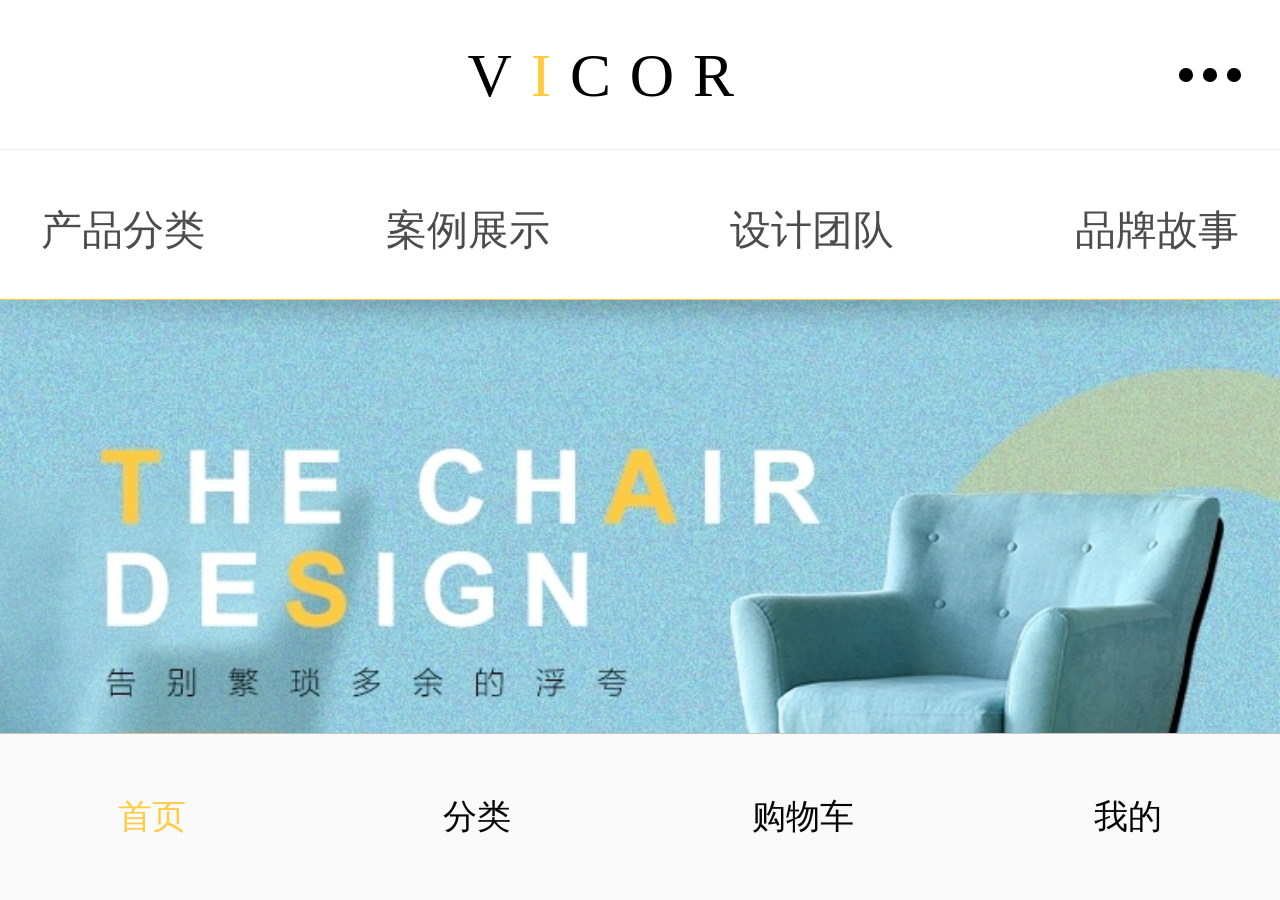
<file: index.html>
<!DOCTYPE html>
<html lang="en" rem="750">

<head>
    <meta charset="UTF-8">
    <meta name="viewport" content="width=device-width, initial-scale=1.0">
    <meta http-equiv="X-UA-Compatible" content="ie=edge">
    <title>首页</title>
    <link rel="stylesheet" href="css/swiper.min.css">
    <link rel="stylesheet" href="css/index.css">
    <link rel="stylesheet" href="css/rem.css">
    <link rel="stylesheet" href="https://at.alicdn.com/t/font_1209019_eo4e9k086mv.css">
</head>

<body>
    <!-- 头部 -->
    <div id="header">
        <div class="hea_w">
            <a href="" class="cuo">
                <i class="iconfont iconcuohao"></i>
            </a>
            <span class="title">V<span>I</span>COR</span>
            <a href="" class="set">
                <span class="itm"></span>
                <span class="itm"></span>
                <span class="itm"></span>
            </a>
        </div>
    </div>
    <!-- 分类 -->
    <div class="fenlei">
        <p class="sorts">产品分类</p>
        <p class="sorts"> 案例展示</p>
        <p class="sorts">设计团队</p>
        <p class="sorts">品牌故事</p>
    </div>
    <div id="roll">
        <div class="rollBox">
            <!-- banner -->
            <div class="banner swiper-container">
                <div class="swiper-wrapper">
                    <img src="img/1、微网站首页_02.jpg" alt="" class="ban swiper-slide">
                    <img src="img/1、微网站首页_02.jpg" alt="" class="ban swiper-slide">
                    <img src="img/1、微网站首页_02.jpg" alt="" class="ban swiper-slide">
                </div>
                <div class="swiper-pagination"></div>
            </div>
            <!-- 新品首发 -->
            <div class="newBox">
                <div class="se"></div>
                <div class="tiao"></div>
                <p class="newen">NEW&nbsp;PRODUCT</p>
                <div class="xinbox">
                    <p class="xin">新品</p>
                    <p class="xin xin1">首发</p>
                </div>
                <div class="di"></div>
            </div>
            <div class="sifen">
                <p class="zhiyi"><span style="font-weight:bold;color:#FECA43;">1</span>/4</p>
            </div>
            <div class="proBox">
                <div class="chang">
                    <a href="details.html">
                        <div class="box1">
                            <img src="img/1、微网站首页_08.jpg" alt="" class="image1">
                            <div class="kuai1"></div>
                            <p class="eng1">VERFO LAB</p>
                            <p class="nei"> 现代简约时尚布艺沙发</p>
                            <div class="pbox">
                                <p class="price1"><span style="font-size:0.26rem;font-weight:bold;">800</span>RMB</p>
                                <a href="" class="gou">
                                    <i class="iconfont iconyuanquanjiahao"></i>
                                    <p>点击购买</p>
                                </a>
                            </div>
                        </div>
                    </a>

                    <div class="box1">
                        <img src="img/1、微网站首页_05.jpg" alt="" class="image1">
                        <div class="kuai1"></div>
                        <p class="eng1">VERFO LAB</p>
                        <p class="nei"> 现代简约时尚布艺沙发</p>
                        <div class="pbox">
                            <p class="price1"><span style="font-size:0.26rem;font-weight:bold;">800</span>RMB</p>
                            <a href="" class="gou">
                                <i class="iconfont iconyuanquanjiahao"></i>
                                <p>点击购买</p>
                            </a>
                        </div>
                    </div>
                    <div class="box1">
                        <img src="img/3、微网站列表_09.png" alt="" class="image1">
                        <div class="kuai1"></div>
                        <p class="eng1">VERFO LAB</p>
                        <p class="nei"> 现代简约时尚布艺沙发</p>
                        <div class="pbox">
                            <p class="price1"><span style="font-size:0.26rem;font-weight:bold;">800</span>RMB</p>
                            <a href="" class="gou">
                                <i class="iconfont iconyuanquanjiahao"></i>
                                <p>点击购买</p>
                            </a>
                        </div>
                    </div>
                    <div style="width:0.24rem;">&nbsp;&nbsp;</div>
                </div>
            </div>
            <!-- 热销产品 -->
            <div class="newBox">
                <div class="se"></div>
                <div class="tiao"></div>
                <p class="newen">HOT&nbsp;PRODUCT</p>
                <div class="xinbox">
                    <p class="xin">热销</p>
                    <p class="xin xin1">产品</p>
                </div>
                <div class="di"></div>
            </div>
            <div class="sofaBox">
                <img src="img/sofa1.png" alt="" class="sofa1">
                <div class="er">
                    <div class="zuo">
                        <p class="con1">舒适棉麻 布艺沙发</p>
                        <p class="con2">告别繁琐多余的浮夸 保留实用主义的本质</p>
                        <p class="con3"><span style="font-size:0.3rem;font-weight:bold;">4450</span> RMB</p>
                        <p class="con4">BUY NOW
                            <i class="iconfont iconjiang-copy"></i>
                        </p>
                    </div>
                    <div class="you">
                        <div class="dian"></div>
                        <div class="dian dian1"></div>
                        <div class="dian dian2"></div>
                    </div>
                </div>
            </div>
            <div class="hang1">
                <div class="nbox">
                    <p class="en">FENDI CASA TUDOR</p>
                    <p class="name">现代简约客厅沙发</p>
                    <div class="botBox">
                        <div class="left">
                            <img src="img/1、微网站首页_20.jpg" alt="" class="tu">
                            <p class="p1"><span style="font-size:0.26rem;font-weight:bold;">520</span> RMB</p>
                            <p class="p2">BUY NOW
                                <i class="iconfont iconjiang-copy" style="color:#FECA43;"></i>
                            </p>
                        </div>
                        <div class="right">
                            <div class="yuan"></div>
                            <div class="yuan yuan1"></div>
                            <div class="yuan yuan2"></div>
                        </div>
                    </div>
                </div>
                <div class="nbox">
                    <p class="en">FENDI CASA TUDOR</p>
                    <p class="name">现代简约客厅沙发</p>
                    <div class="botBox botBox1">
                        <div class="left">
                            <img src="img/1、微网站首页_22.jpg" alt="" class="tu">
                            <p class="p1"><span style="font-size:0.26rem;font-weight:bold;">520</span> RMB</p>
                            <p class="p2">BUY NOW
                                <i class="iconfont iconjiang-copy" style="color:#FECA43;"></i>
                            </p>
                        </div>
                        <div class="right">
                            <div class="yuan"></div>
                            <div class="yuan yuan1"></div>
                            <div class="yuan yuan2"></div>
                        </div>
                    </div>
                </div>
            </div>
            <div class="hang1 hang2">
                <div class="nbox">
                    <p class="en">FENDI CASA TUDOR</p>
                    <p class="name">现代简约客厅沙发</p>
                    <div class="botBox">
                        <div class="left">
                            <img src="img/1、微网站首页_27.jpg" alt="" class="tu">
                            <p class="p1"><span style="font-size:0.26rem;font-weight:bold;">520</span> RMB</p>
                            <p class="p2">BUY NOW
                                <i class="iconfont iconjiang-copy" style="color:#FECA43;"></i>
                            </p>
                        </div>
                        <div class="right">
                            <div class="yuan"></div>
                            <div class="yuan yuan1"></div>
                            <div class="yuan yuan2"></div>
                        </div>
                    </div>
                </div>
                <div class="nbox">
                    <p class="en">FENDI CASA TUDOR</p>
                    <p class="name">现代简约客厅沙发</p>
                    <div class="botBox botBox1">
                        <div class="left">
                            <img src="img/1、微网站首页_29.jpg" alt="" class="tu">
                            <p class="p1"><span style="font-size:0.26rem;font-weight:bold;">520</span> RMB</p>
                            <p class="p2">BUY NOW
                                <i class="iconfont iconjiang-copy" style="color:#FECA43;"></i>
                            </p>
                        </div>
                        <div class="right">
                            <div class="yuan"></div>
                            <div class="yuan yuan1"></div>
                            <div class="yuan yuan2"></div>
                        </div>
                    </div>
                </div>
            </div>
            <div class="more">
                <span></span>
                <p>查看更多</p>
                <span></span>
            </div>

            <!-- 案例展示 -->
            <div class="newBox newBox1">
                <div class="se"></div>
                <div class="tiao"></div>
                <p class="newen">BRAND&nbsp;STORY</p>
                <div class="xinbox">
                    <p class="xin">案例</p>
                    <p class="xin xin1">展示</p>
                </div>
                <div class="di"></div>
            </div>
            <div class="anBox">
                <img src="img/1、微网站首页_33.jpg" alt="" class="tu2">
                <p class="an1">About the chair designer.</p>
                <p class="an2">透气性与柔和感并存，<br>
                    像三月的威风，也像五月的阳光，像恋人的热吻，<br>
                    也像傍晚归时的路灯。<br>
                    棉麻的柔软触感，让不大的客厅更加具有安全感，陷阱沙发<br>
                    的温柔里，追剧的日子变得幸福异常。
                </p>
                <a href="" class="learn">
                    <button>了解更多</button>
                </a>
            </div>
            <!-- 品牌故事 -->
            <div class="newBox newBox2">
                <div class="se"></div>
                <div class="tiao"></div>
                <p class="newen">COMMODITY&nbsp;DETAILS</p>
                <div class="xinbox">
                    <p class="xin">品牌</p>
                    <p class="xin xin1">故事</p>
                </div>
                <div class="di"></div>
            </div>
            <img src="img/1、微网站首页_36.png" alt="" class="bigImg">




            <div style="width:7.5rem;height:0.98rem;"></div>
            <!-- tab -->

        </div>
    </div>
    <div class="footer">
        <div class="box">
            <a href="">
                <i class="iconfont iconyizi" style="color:#FFCB3F;"></i>
                <span class="text" style="color:#FFCB3F;">首页</span>
            </a>
        </div>
        <div class="box">
            <a href="sort.html">
                <i class="iconfont iconicon--"></i>
                <span class="text">分类</span>
            </a>
        </div>
        <div class="box">
            <a href="shopcar.html">
                <i class="iconfont icongouwuche"></i>
                <span class="text">购物车</span>
            </a>
        </div>
        <div class="box">
            <a href="mine.html">
                <i class="iconfont iconwode"></i>
                <span class="text">我的</span>
            </a>
        </div>
    </div>

</body>
<script src="js/jquery-3.4.1.min.js"></script>
<script src="js/swiper.min.js"></script>
<script src="js/iscroll-probe.js"></script>
<script src="js/index.js"></script>

</html>
</file>
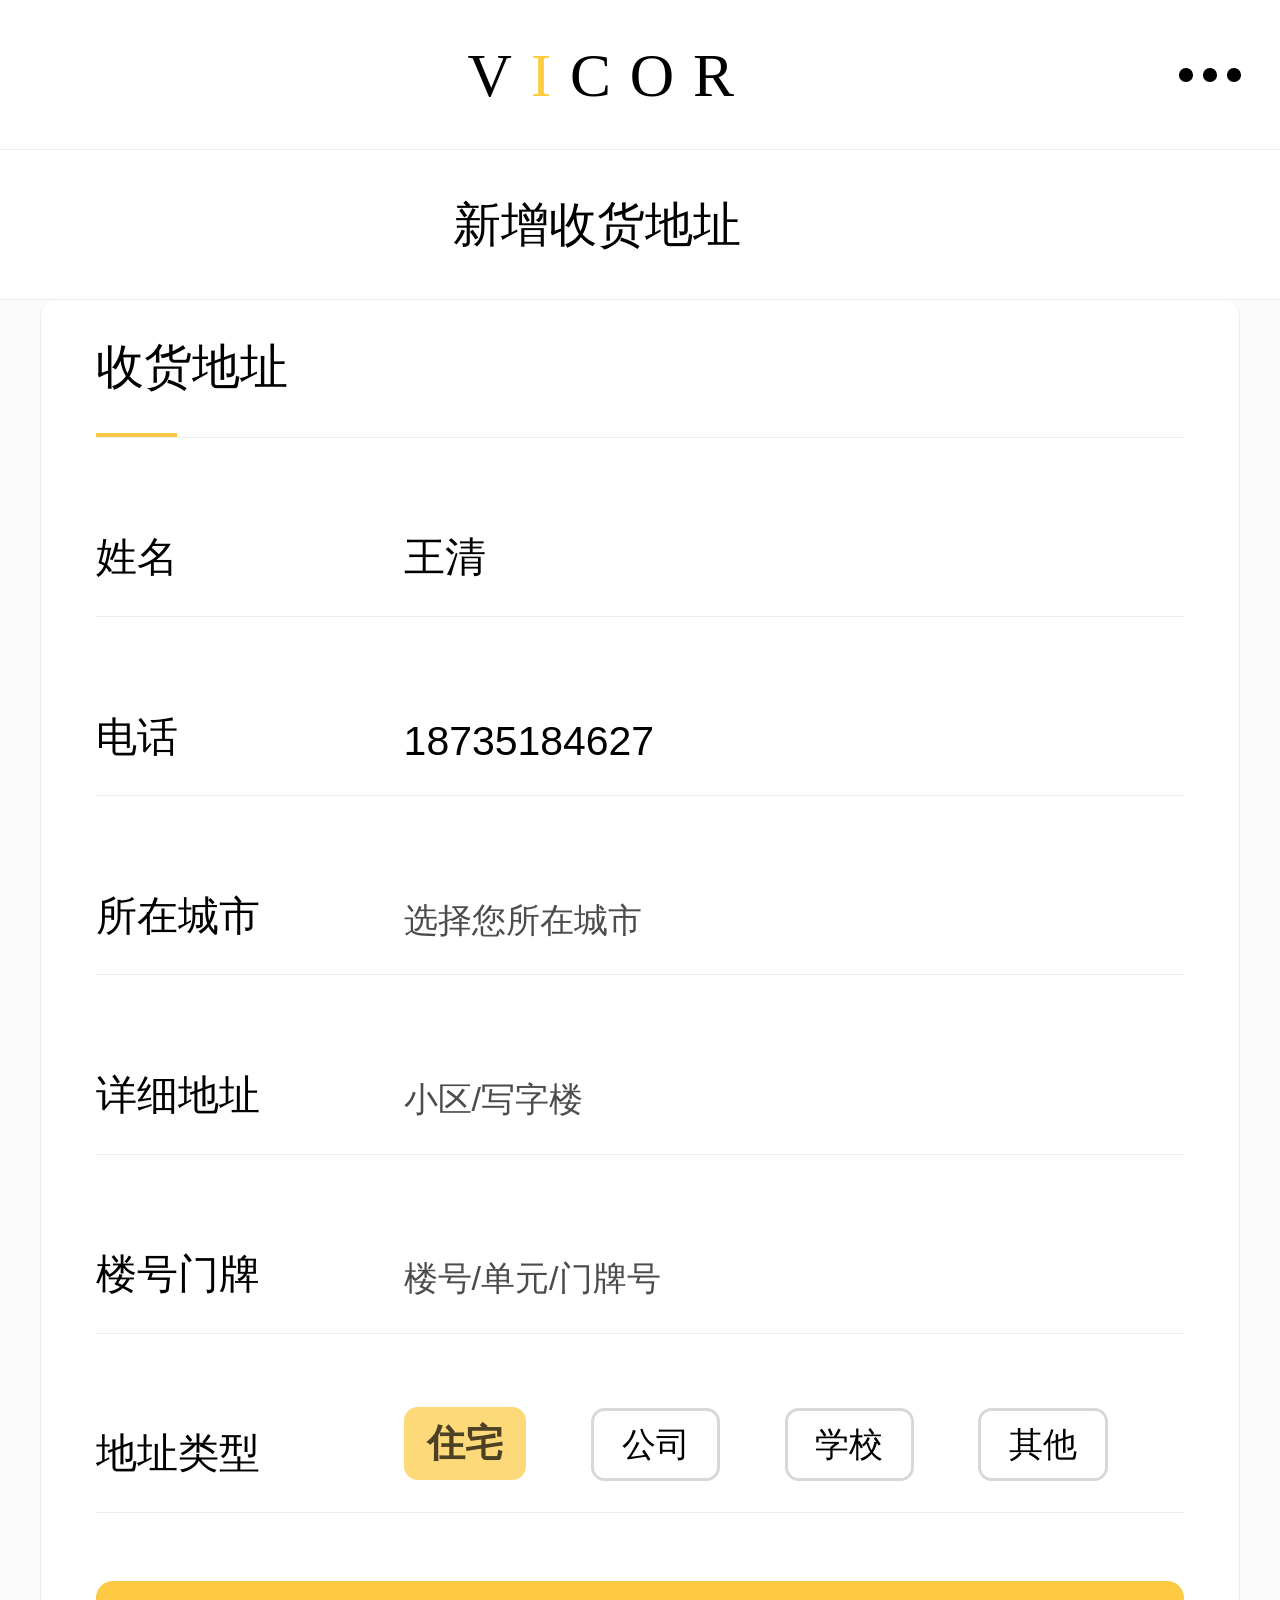
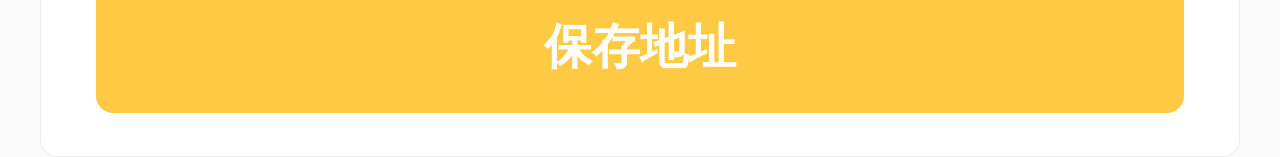
<file: addressAdd.html>
<!DOCTYPE html>
<html lang="en" rem="750">
<head>
    <meta charset="UTF-8">
    <meta name="viewport" content="width=device-width, initial-scale=1.0">
    <meta http-equiv="X-UA-Compatible" content="ie=edge">
    <title>新增地址</title>
    <link rel="stylesheet" href="css/addressAdd.css">
    <link rel="stylesheet" href="css/rem.css">
    <link rel="stylesheet" href="https://at.alicdn.com/t/font_1209019_eo4e9k086mv.css">
</head>
<body>
    <!-- 头部 -->
    <div id="header">
        <div class="hea_w">
            <a href="index.html" class="cuo">
                <i class="iconfont iconcuohao"></i>
            </a>
            <span class="title">V<span>I</span>COR</span>
            <a href="" class="set">
                <span class="itm"></span>
                <span class="itm"></span>
                <span class="itm"></span>
            </a>
        </div>
    </div>
    <!-- 标题 -->
    <div class="titleBox">
        <a href="addressGet.html" class="zuo"><i class="iconfont iconzuo"></i></a>
        <p>新增收货地址</p>
        <div class="kong">&nbsp;</div>
    </div>
    <div class="bigBox">
        <div class="addr">
            <p class="shou">收货地址</p>
            <span></span>
        </div>
        <div class="name">
            <p class="xing">姓名</p>
            <p class="ming">王清</p>
        </div>
        <div class="name">
            <p class="xing">电话</p>
            <p class="ming">18735184627</p>
        </div>
        <div class="name">
            <p class="xing">所在城市</p>
            <p class="ming city">选择您所在城市</p>
            <i class="iconfont iconup"></i>
        </div>
        <div class="name">
            <p class="xing">详细地址</p>
            <p class="ming city">小区/写字楼</p>
        </div>
        <div class="name">
            <p class="xing">楼号门牌</p>
            <p class="ming city">楼号/单元/门牌号</p>
        </div>
        <div class="name">
            <p class="xing">地址类型</p>
            <div class="xuan">
                <button class="btn1">住宅</button>
                <button class="btn2">公司</button>
                <button class="btn2">学校</button>
                <button class="btn2" style="margin:0;">其他</button>
            </div>
        </div>
        <a href="addressGet.html" class="baocun">
            <button class="save">保存地址</button>
        </a> 
    </div>  
</body>
</html>
</file>
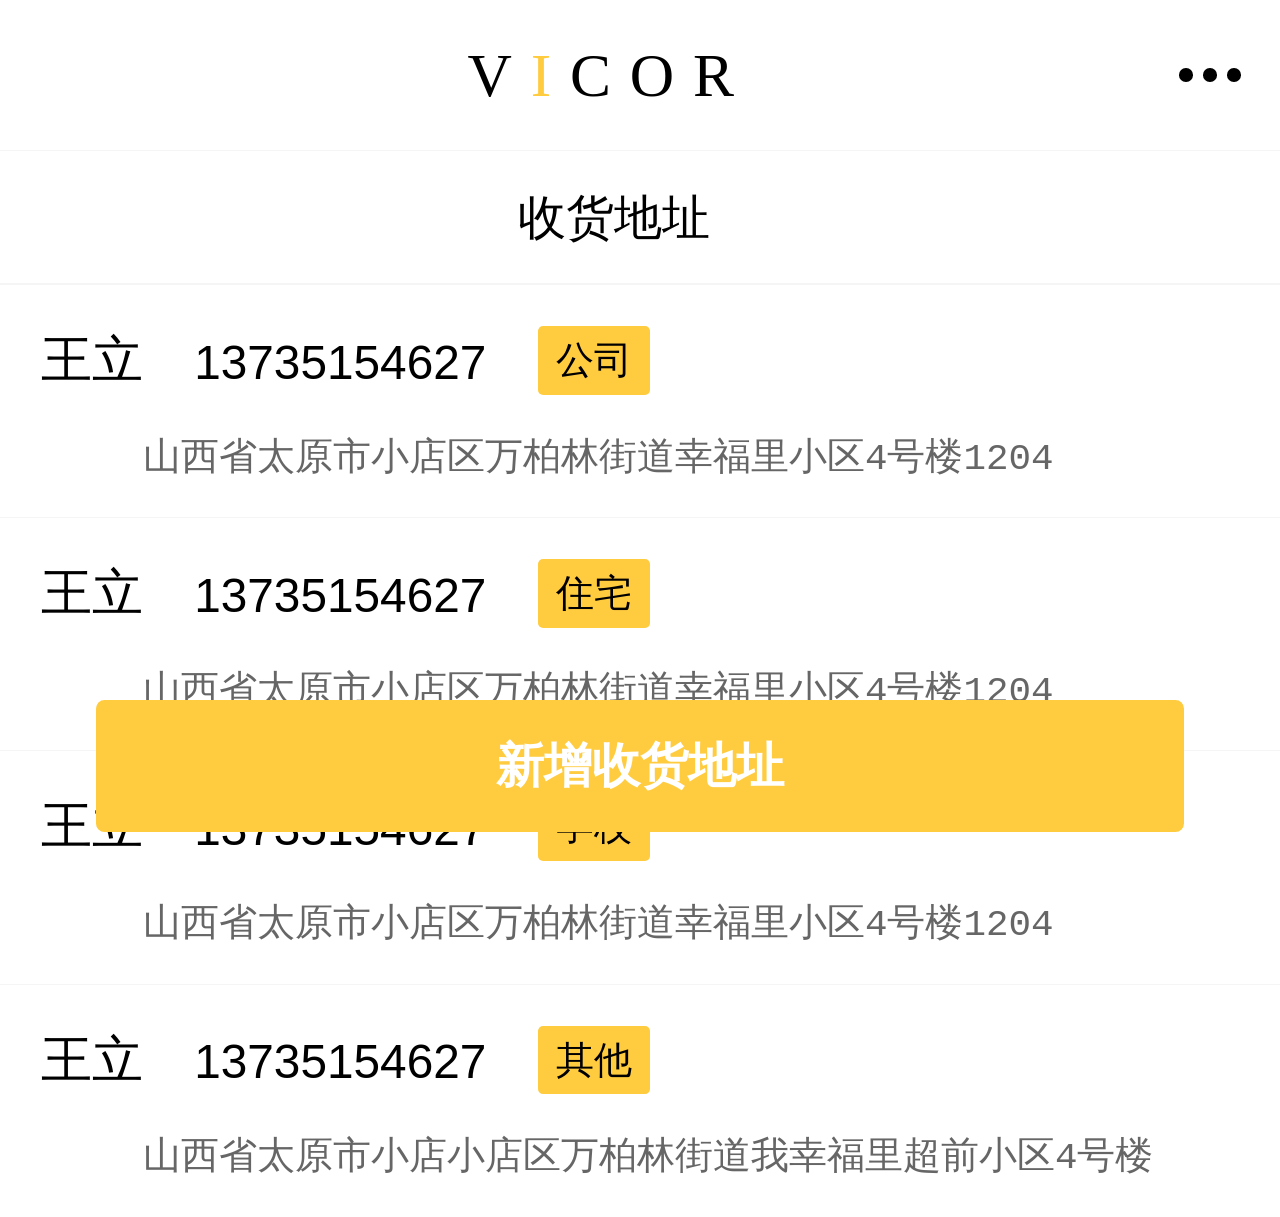
<file: addressGet.html>
<!DOCTYPE html>
<html lang="en" rem="750">
<head>
    <meta charset="UTF-8">
    <meta name="viewport" content="width=device-width, initial-scale=1.0">
    <meta http-equiv="X-UA-Compatible" content="ie=edge">
    <link rel="stylesheet" href="css/addressGet.css">
    <link rel="stylesheet" href="css/rem.css">
    <link rel="stylesheet" href="https://at.alicdn.com/t/font_1209019_eo4e9k086mv.css">
    <title>Document</title>
</head>
<body>
    <!-- 顶部 -->
    <div class="header">
        <div id="header">
            <div class="hea_w">
            <a href="index.html" class="cuo">
            <i class="iconfont iconcuohao"></i>
            </a>
            <span class="title">V<span>I</span>COR</span>
            <a href="" class="set">
            <span class="itm"></span>
            <span class="itm"></span>
            <span class="itm"></span>
            </a>
            </div>
            </div>
    </div>
    <!-- 收货地址 -->
    <div class="dz">
        <a href="mine.html">
            <i class="iconfont iconzuo"></i>
        </a>
        <p>收货地址</p>
    </div>
    <!--地址  -->
    <div class="home">
        <div class="homee">
            <div class="home1">
                <p>王立</p>
                <p class="hm">13735154627</p>
                <div>公司</div>
                <pre>山西省太原市小店区万柏林街道幸福里小区4号楼1204</pre>
                <i class="iconfont icontianxie"></i>
        </div>
        <div class="home2">
            <p>设为默认</p>
        </div>
        <div class="home3">
            <p>删除</p>
        </div>
        </div>
    </div>
    <div class="home">
        <div class="homee">
            <div class="home1">
                <p>王立</p>
                <p class="hm">13735154627</p>
                <div>住宅</div>
                <pre>山西省太原市小店区万柏林街道幸福里小区4号楼1204</pre>
                <i class="iconfont icontianxie"></i>
        </div>
        <div class="home2">
            <p>设为默认</p>
        </div>
        <div class="home3">
            <p>删除</p>
        </div>
        </div>
    </div>
    <div class="home">
        <div class="homee">
            <div class="home1">
                <p>王立</p>
                <p class="hm">13735154627</p>
                <div>学校</div>
                <pre>山西省太原市小店区万柏林街道幸福里小区4号楼1204</pre>
                <i class="iconfont icontianxie"></i>
        </div>
        <div class="home2">
            <p>设为默认</p>
        </div>
        <div class="home3">
            <p>删除</p>
        </div>
        </div>
    </div>
    <div class="home">
        <div class="homee">
            <div class="home1">
                <p>王立</p>
                <p class="hm">13735154627</p>
                <div>其他</div>
                <pre>山西省太原市小店小店区万柏林街道我幸福里超前小区4号楼
                    </pre>
                <i class="iconfont icontianxie"></i>
        </div>
        <div class="home2">
            <p>设为默认</p>
        </div>
        <div class="home3">
            <p>删除</p>
        </div>
        </div>
    </div>
    <!-- 按钮 -->
    <div class="button">
        <a href="addressAdd.html">
            <p>新增收货地址</p>
        </a>
    </div>
</body>
</html>
</file>
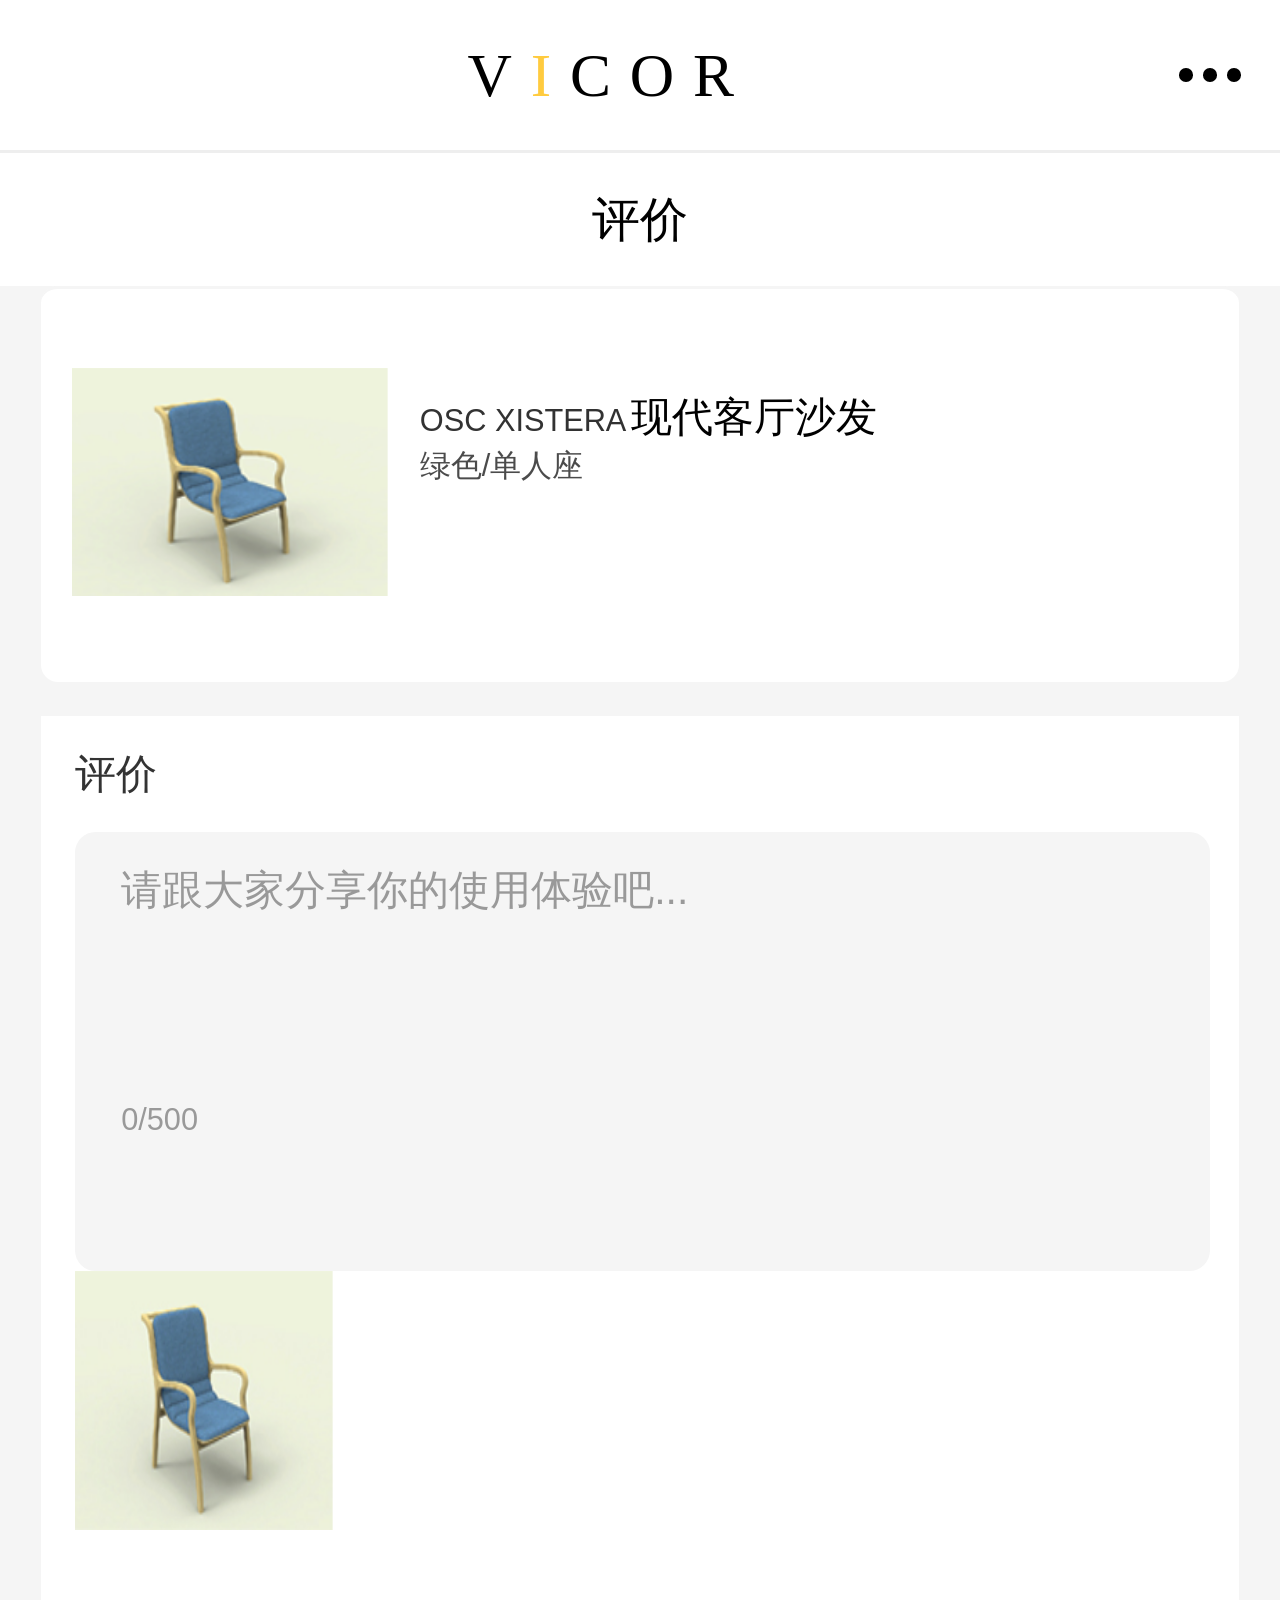
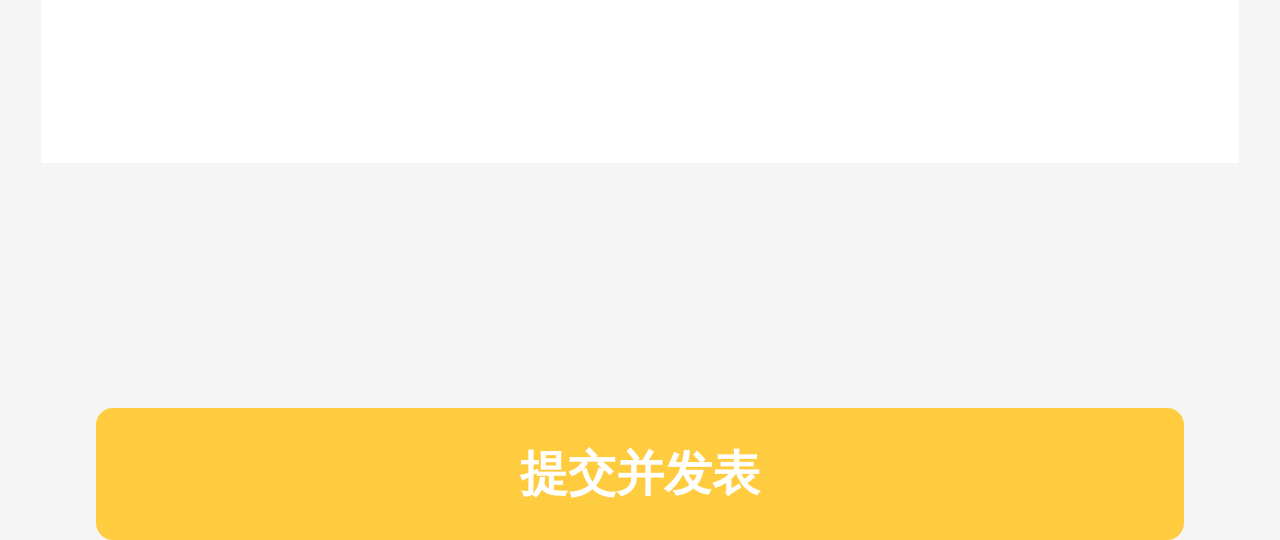
<file: assess.html>
<!DOCTYPE html>
<html lang="en" rem=750>

<head>
    <meta charset="UTF-8">
    <meta name="viewport" content="width=device-width, initial-scale=1.0">
    <meta http-equiv="X-UA-Compatible" content="ie=edge">
    <title>评价</title>
    <link rel="stylesheet" href="css/assess.css">
    <link rel="stylesheet" href="css/rem.css">
    <link rel="stylesheet" href="https://at.alicdn.com/t/font_1209019_eo4e9k086mv.css">
</head>

<body>
    <div id="header">
        <div class="hea_w">
            <a href="index.html" class="cuo">
                <i class="iconfont iconcuohao"></i>
            </a>
            <span class="title">V<span>I</span>COR</span>
            <a href="" class="set">
                <span class="itm"></span>
                <span class="itm"></span>
                <span class="itm"></span>
            </a>
        </div>
    </div>
    <div class="pinjia">
        <a href="mine.html">
        <i class="iconfont iconzuo"></i></a>
        <p>评价</p>
    </div>
    <!-- 沙发 -->
    <div class="shafa">
        <img src="img/20、微网站浏览记录_16.png" alt="">
        <div class="box">
            <span class="bujia">OSC XISTERA</span>
            <span class="jia">现代客厅沙发</span>
            <p> 绿色/单人座</p>
            <div class="small">
                <span>
                    <i class="iconfont iconwujiaoxing"></i>
                    <i class="iconfont iconwujiaoxing"></i>
                    <i class="iconfont iconwujiaoxing"></i>
                    <i class="iconfont iconwujiaoxing"></i>
                    <i class="iconfont iconxingxingbanke"></i>
                </span>
             
            </div>
        </div>
    </div>
    <!-- 问题描述 -->
    <div class="wenti">
        <p>评价</p>
        <div class="qing">
            <p>请跟大家分享你的使用体验吧...</p>
            <span>0/500</span>

        </div>
        <i class="iconfont iconzhaoxiangji"></i>
        <div class="tu">
            <img src="img/21、微网站我要评价_03.jpg" alt="">
            <i class="iconfont iconcuo2"></i>
        </div>
    </div>
    <!-- 提交 -->
    <div class="tijiao">
        <p>提交并发表</p>
    </div>
    
</body>

</html>
</file>
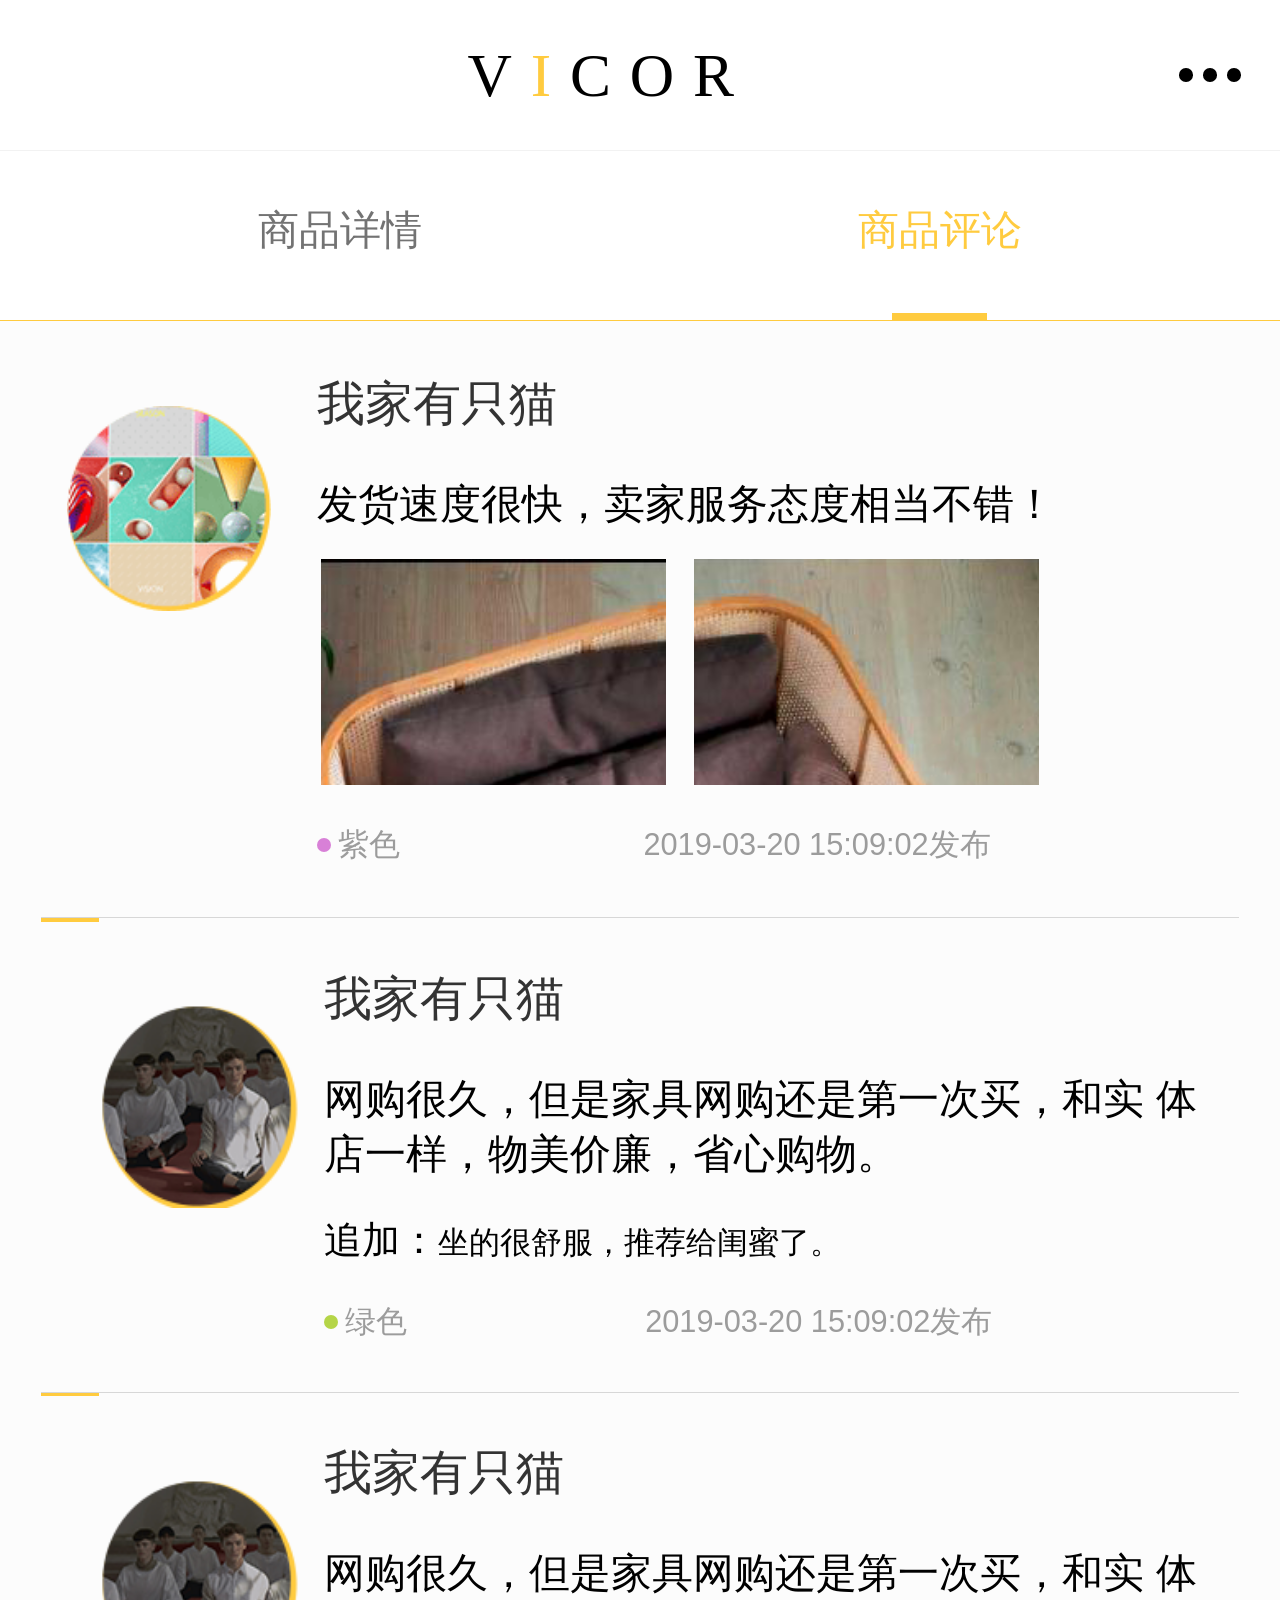
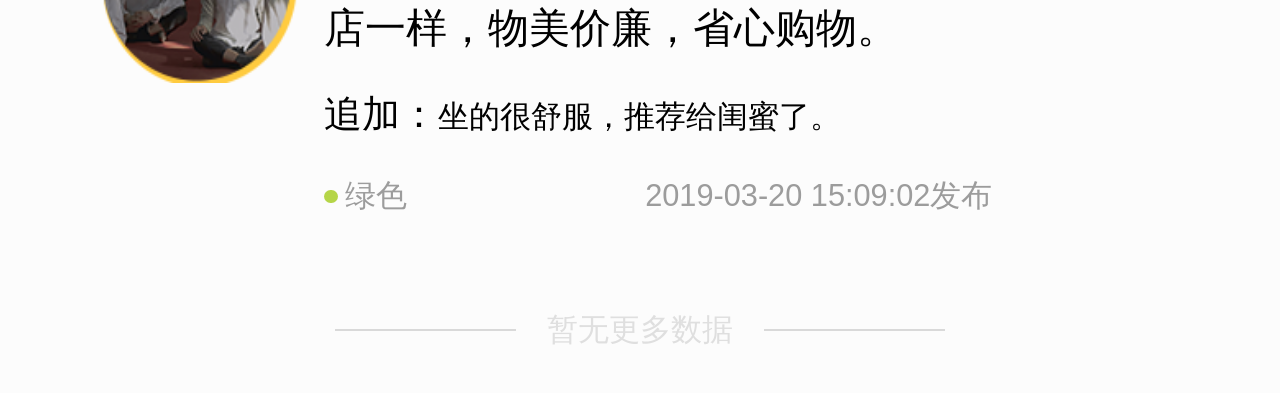
<file: comment.html>
<!DOCTYPE html>
<html lang="en" rem="750" >
<head>
    <meta charset="UTF-8">
    <meta name="viewport" content="width=device-width,user-scalable=no,initial-scale=1.0,maximum-scale=1.0,minimum-scale=1.0">
    <meta http-equiv="X-UA-Compatible" content="ie=edge">
    <title>Document</title>
    <link rel="stylesheet" href="css/rem.css">
    <link rel="stylesheet" href="css/comment.css">
    <link rel="stylesheet" href="https://at.alicdn.com/t/font_1209019_eo4e9k086mv.css">
</head>
<body>
 
    <!-- 导航栏 -->
    <div class="top">
        <div class="s">
            <a href="details.html">
                <div class="l">商品详情</div>
            </a>
            <a href="">
                <div class="r"> 商品评论</div>
            </a>
        </div>
        <div class="b">
            <span style="background-color:transparent;"></span>
            <span></span>
        </div>
    </div>
   <!-- 评论快1 -->
   <div class="block1">
        <div class="left">
            <img src="img/6-2、微网站评论_03.png" alt="" style=" height:1.2rem;width:1.2rem;">
        </div>
        <div class="right">
            <div class="name">
                    <p class="n">我家有只猫</p>
                    <i class="iconfont iconwujiaoxing"></i>
                    <i class="iconfont iconwujiaoxing"></i>
                    <i class="iconfont iconwujiaoxing"></i>
                    <i class="iconfont iconwujiaoxing"></i>
                    <i class="iconfont iconxingxingbanke"><span></span></i>
            </div>
            <p class="ping">发货速度很快，卖家服务态度相当不错！</p>
            <div class="tu">
                <img src="img/6-2、微网站评论_06.png" alt="" style="margin:0 0.14rem 0 0.02rem;width:2.02rem;height:1.32rem;">
                <img src="img/6-2、微网站评论_08.png" alt="" style="width:2.02rem;height:1.32rem;">
            </div>
            <div class="time">
                <div class="l">
                    <span class="q"></span>
                    <span class="col">紫色</span>
                </div>
                <span class="r">2019-03-20 15:09:02发布</span>
            </div>
        </div>
    </div>
    <!--评论快2  -->
    <div class="block1 block2">
        <div class="left">
            <span></span>
            <img src="img/6-2、微网站评论_14.png" alt="" style=" height:1.2rem;width:1.2rem;">
        </div>
        <div class="right">
            <div class="name">
                <p class="n">我家有只猫</p>
                <i class="iconfont iconwujiaoxing"></i>
                <i class="iconfont iconwujiaoxing"></i>
                <i class="iconfont iconwujiaoxing"></i>
                <i class="iconfont iconwujiaoxing"></i>
            </div>
            <p class="ping">网购很久，但是家具网购还是第一次买，和实 体店一样，物美价廉，省心购物。</p>
            <p class="zhui"><span>追加：</span>坐的很舒服，推荐给闺蜜了。</p>
            <div class="time">
                <div class="l">
                    <span class="q"></span>
                    <span class="col">绿色</span>
                </div>
                <span class="r">2019-03-20 15:09:02发布</span>
            </div>
        </div>
    </div>
    <!-- 评论快3 -->
    <div class="block1 block2" style="border:0;">
            <div class="left">
                <span></span>
                <img src="img/6-2、微网站评论_14.png" alt="" style=" height:1.2rem;width:1.2rem;">
            </div>
            <div class="right">
                <div class="name">
                    <p class="n">我家有只猫</p>
                    <i class="iconfont iconwujiaoxing"></i>
                    <i class="iconfont iconwujiaoxing"></i>
                    <i class="iconfont iconwujiaoxing"></i>
                    <i class="iconfont iconwujiaoxing"></i>
                </div>
                <p class="ping">网购很久，但是家具网购还是第一次买，和实 体店一样，物美价廉，省心购物。</p>
                <p class="zhui"><span>追加：</span>坐的很舒服，推荐给闺蜜了。</p>
                <div class="time">
                    <div class="l">
                        <span class="q"></span>
                        <span class="col">绿色</span>
                    </div>
                    <span class="r">2019-03-20 15:09:02发布</span>
                </div>
            </div>
        </div>
    <!-- 暂无更多 -->
        <div class="more">
            <span style="margin-right:0.18rem;"></span>
            <p class="text">暂无更多数据</p>
            <span style="margin-left:0.18rem;"></span>
        </div>
    <!-- 头部 -->
    <div id="header">
            <div class="hea_w">
            <a href="index.html" class="cuo">
            <i class="iconfont iconcuohao"></i>
            </a>
            <span class="title">V<span>I</span>COR</span>
            <a href="" class="set">
            <span class="itm"></span>
            <span class="itm"></span>
            <span class="itm"></span>
            </a>
            </div>
        </div>
</body>
</html>
</file>
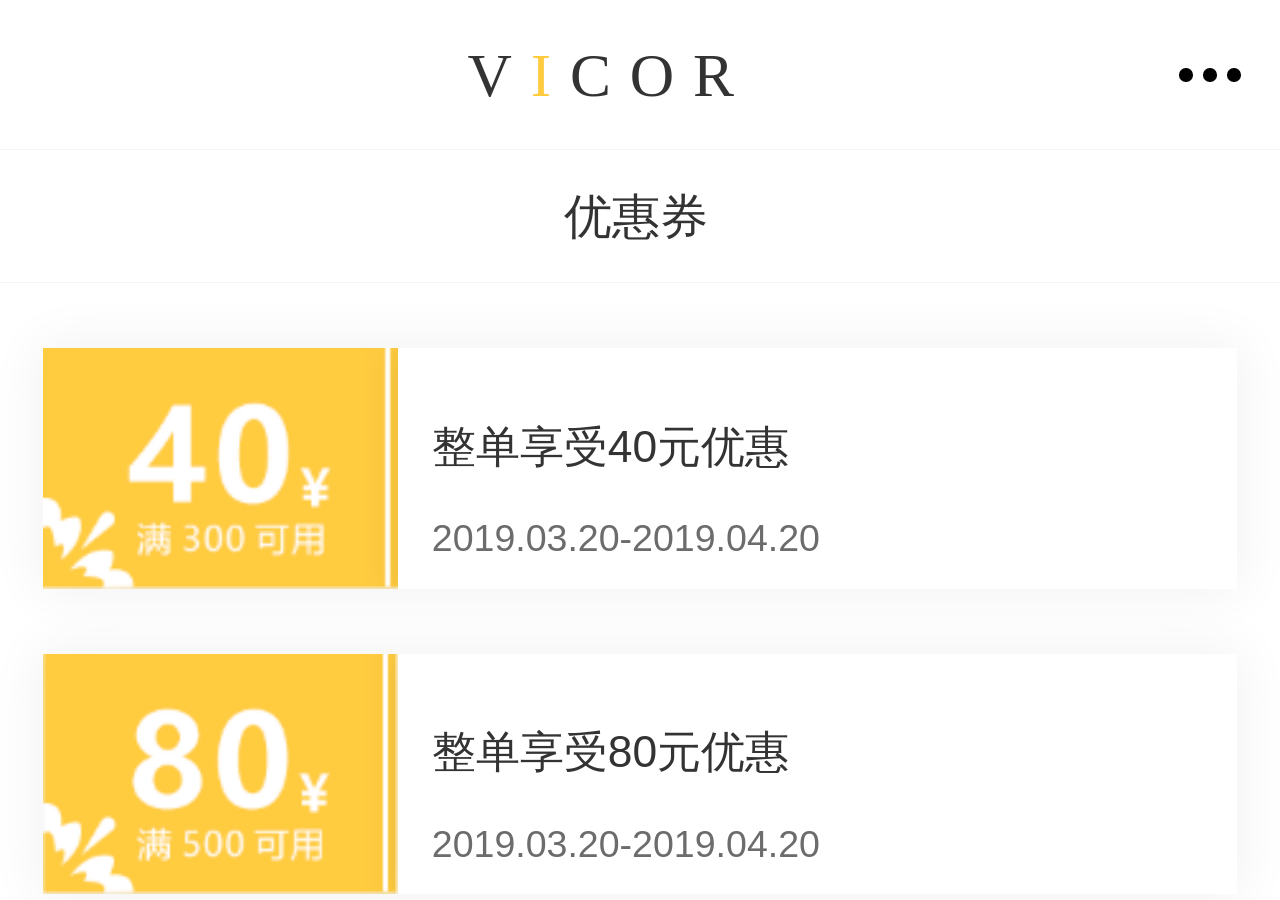
<file: Coupon.html>
<!DOCTYPE html>
<html lang="en" rem="750">
<head>
    <meta charset="UTF-8">
    <meta name="viewport" content="width=device-width, initial-scale=1.0">
    <meta http-equiv="X-UA-Compatible" content="ie=edge">
    <link rel="stylesheet" href="css/bootstrap.min.css">
    <link rel="stylesheet" href="css/Coupon.css">
    <link rel="stylesheet" href="css/rem.css">
    <link rel="stylesheet" href="https://at.alicdn.com/t/font_1209019_eo4e9k086mv.css">
    <title>Document</title>
</head>
<body>
    <!-- 顶部 -->
    <div class="header">
        <div id="header">
            <div class="hea_w">
            <a href="index.html" class="cuo">
            <i class="iconfont iconcuohao"></i>
            </a>
            <span class="title">V<span>I</span>COR</span>
            <a href="" class="set">
            <span class="itm"></span>
            <span class="itm"></span>
            <span class="itm"></span>
            </a>
            </div>
            </div>
    </div>
    <!-- 优惠券-->
    <div class="yhq">
        <a href="mine.html">
            <i class="iconfont iconzuo"></i>
        </a>
        <p>优惠券</p>
    </div>
    <!-- coupon -->
    <div class="coupon">
        <div class="tu">
                <img src="img/优惠券1.png" alt="">
        </div>
        <div class="hz">
            <p>整单享受40元优惠</p>
            <span>2019.03.20-2019.04.20</span>
        </div>
    </div>
    <div class="coupon">
            <div class="tu">
                    <img src="img/优惠券2.png" alt="">
            </div>
            <div class="hz">
                <p>整单享受80元优惠</p>
                <span>2019.03.20-2019.04.20</span>
            </div>
    </div>
</body>
</html>
</file>
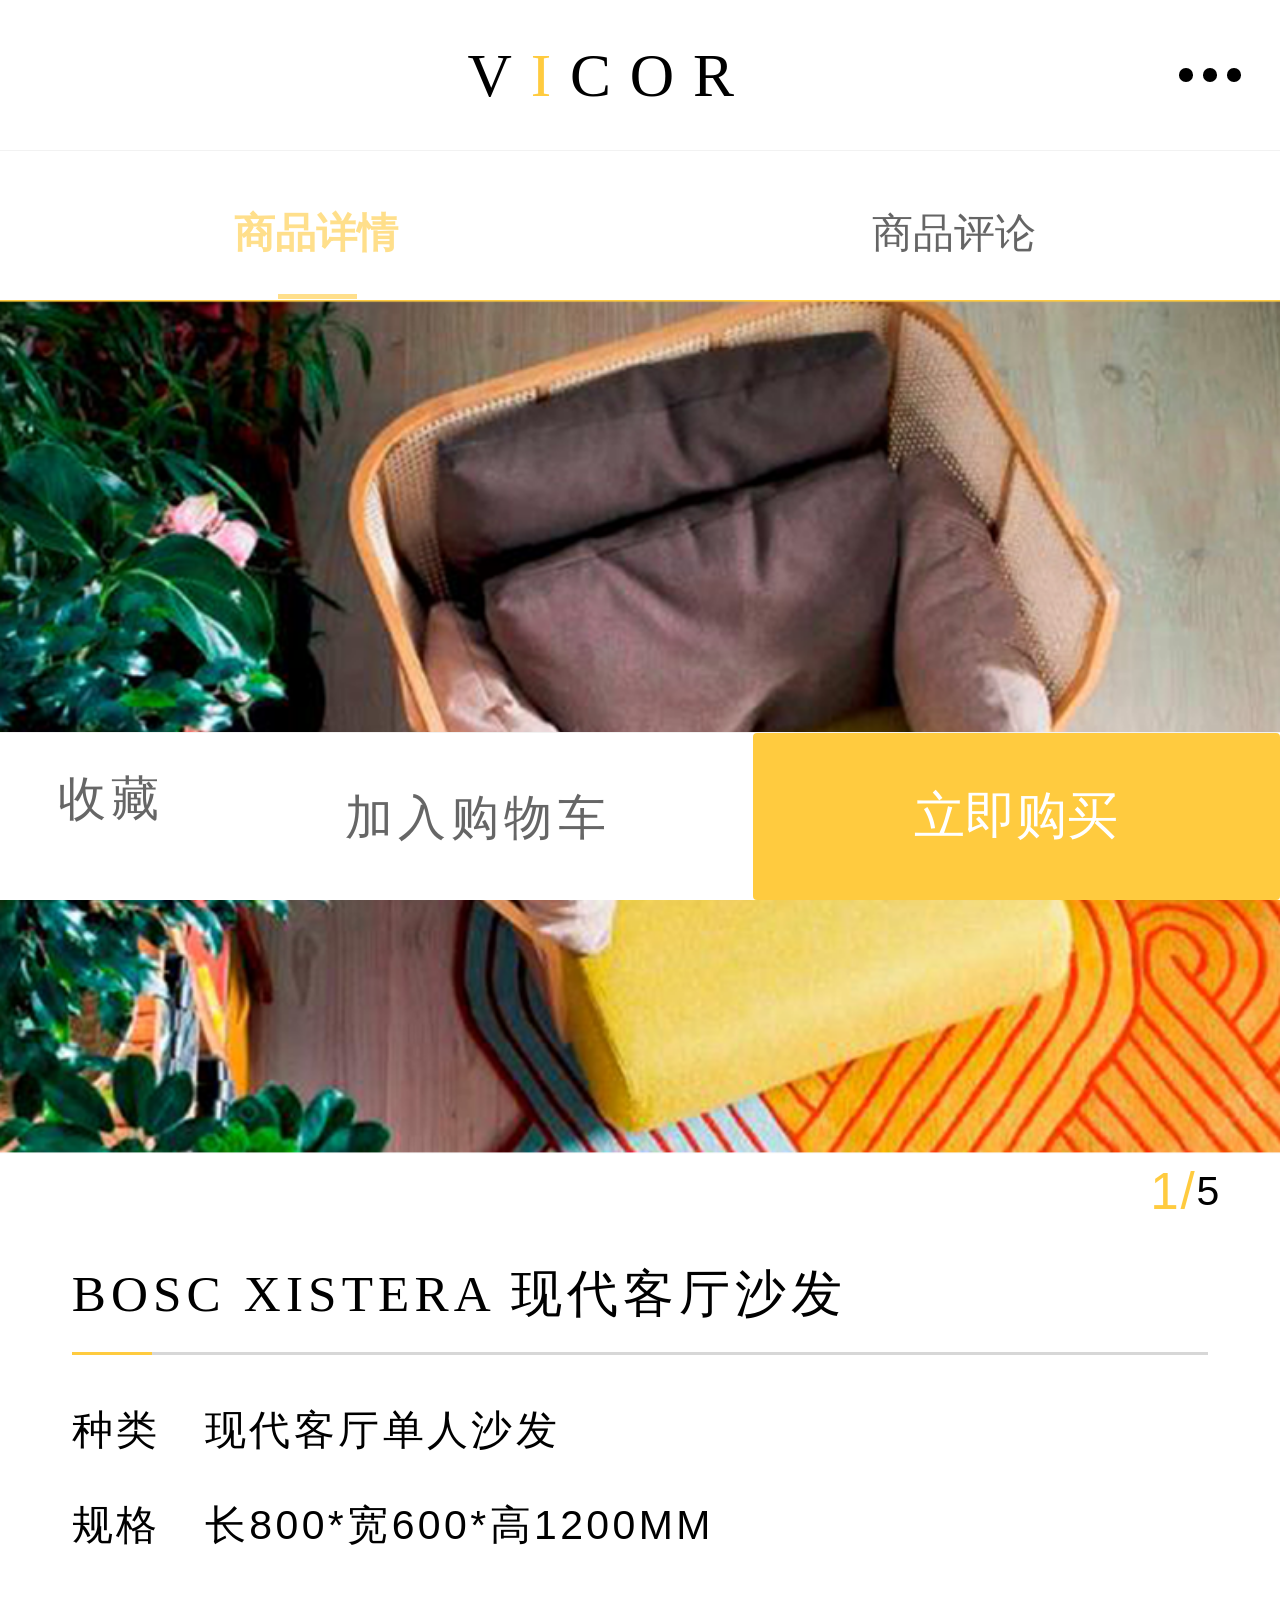
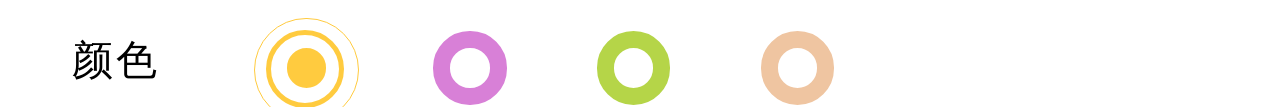
<file: details.html>
<!DOCTYPE html>
<html lang="en">

<head>
    <meta charset="UTF-8">
    <meta name="viewport" content="width=device-width, initial-scale=1.0">
    <meta http-equiv="X-UA-Compatible" content="ie=edge">
    <title>Document</title>
    <link rel="stylesheet" href="css/reset.css">
    <link rel="stylesheet" href="css/details.css">
    <link rel="stylesheet" href="https://at.alicdn.com/t/font_1209019_eo4e9k086mv.css">
    <script src="js/rem.js"></script>
</head>

<body>
    <div id="header">
        <div class="hea_w">
            <a href="index.html" class="cuo">
                <i class="iconfont iconcuohao"></i>
            </a>
            <span class="title">V<span>I</span>COR</span>
            <a href="" class="set">
                <span class="itm"></span>
                <span class="itm"></span>
                <span class="itm"></span>
            </a>
        </div>
    </div>
    <div class="" id="box">
        <div class="" id="roll">
            <div class="list">
                <div class="list_w">
                    <a href="details.html" class="col">
                        商品详情
                        <span></span>
                    </a>
                    <a href="comment.html">商品评论</a>
                </div>
            </div>
            <div class="banner">
                <div class="banner_w">
                    <a href="details.html">
                        <img src="img/6-1、微网站详情_02.png" alt="">
                    </a>
                    <div class="page">
                        <span style="color: #000000;font-size:0.24rem;line-height:0.3rem;">5<span>1/</span></span>
                    </div>
                </div>
            </div>

            <div class="bosc">
                <div class="bosc_w">
                    <p class="bo">BOSC XISTERA 现代客厅沙发</p>
                    <span class="do">
                        <span class="du"></span>
                    </span>
                    <p class="mod"> 种类&nbsp;&nbsp;&nbsp;现代客厅单人沙发</p>
                    <p class="gug"> 规格&nbsp;&nbsp;&nbsp;长800*宽600*高1200MM</p>
                    <p class="col">颜色
                        <div class="quu">
                            <span class="rot">
                                <div class="wai">
                                    <div class="ww"></div>
                                </div>
                            </span>
                            <span class="rot"></span>
                            <span class="rot"></span>
                            <span class="rot"></span>
                        </div>
                    </p>
                    <p class="pei"> 配送&nbsp;&nbsp;&nbsp;广州 至 山西太原 家装物流 免运费 </p>
                    <span class="do">
                        <span class="du"></span>
                    </span>
                    <p class="pric">520.00<span class="rem">REM</span></p>
                    <div class="shop">
                        购买数量
                        <diiv class="jia">
                            <span class="oo">-</span>
                            <span class="oo">1</span>
                            <span class="oo">+</span>
                        </diiv>
                    </div>
                </div>
            </div>

            <div class="lil">
                <div class="lil_w">
                    您已经<span>浏览</span>过的商品
                    <span class="lan"></span>
                </div>
            </div>

            <div class="read">
                <div class="read_w">
                    <div class="rel">
                        <a href="details.html">
                            <img src="img/6-1、微网站详情_05.png" alt="">
                        </a>
                        <div class="eq"></div>
                        <p class="vios">VERFO LAB</p>
                        <p class="sah"> 现代简约时尚布艺沙发</p>
                        <div class="xia">
                            REM
                            <span>800</span>
                            <a href="shopcar.html">
                                <button>
                                    <i class="iconfont iconadd121"></i>
                                    点击购买
                                </button>
                            </a>
                        </div>
                    </div>
                    <div class="rel">
                        <a href="details.html">
                            <img src="img/6-1、微网站详情_003.png" alt="">
                        </a>
                        <div class="eq"></div>
                        <p class="vios">VERFO LAB</p>
                        <p class="sah"> 现代简约时尚布艺沙发</p>
                        <div class="xia">
                            REM
                            <span>800</span>
                            <a href="shopcar.html">
                                <button>
                                    <i class="iconfont iconadd121"></i>
                                    点击购买
                                </button>
                            </a>
                        </div>
                    </div>
                    <div class="rel">
                        <a href="details.html">
                            <img src="img/6-1、微网站详情_05.png" alt="">
                        </a>
                        <div class="eq"></div>
                        <p class="vios">VERFO LAB</p>
                        <p class="sah"> 现代简约时尚布艺沙发</p>
                        <div class="xia">
                            REM
                            <span>800</span>
                            <a href="shopcar.html">
                                <button>
                                    <i class="iconfont iconadd121"></i>
                                    点击购买
                                </button>
                            </a>
                        </div>
                    </div>
                </div>
            </div>

            <div class="deta">
                <div class="dat_bx">
                    <span class="shor"></span>
                    <span class="qwe"></span>
                    <p>COMMODITY DETAILS</p>
                    <p class="xq">商品 <span>详情</span></p>
                    <span class="bln"></span>
                </div>
            </div>

            <div class="fa">
                <div class="fa_w">
                    <div class="fhn">
                        <a href="details.html">
                            <img src="img/6-1、微网站详情_16.png" alt="">
                        </a>
                    </div>
                    <div class="topp"></div>
                    <div class="leff"></div>
                    <div class="btto"></div>
                    <span class="ws">1000MM</span>
                    <p class="wl">1200MM</p>
                    <span class="wt">600MM</span>
                    <div class="sun">
                        <span class="opp">坚固背椅</span>
                        <span class="small"></span>
                        <span class="sma"></span>
                    </div>
                    <div class="sort">
                        <span class="opp">坚固背椅</span>
                        <span class="small"></span>
                        <span class="sma"></span>
                    </div>
                    <div class="alin">
                        <span class="saj"></span>
                    </div>
                    <span class="flk"></span>
                </div>
            </div>

            <div class="big">
                <a href="details.html">
                    <img src="img/6-1、微网站详情_12.png" alt="">
                </a>
            </div>

            <div class="cj">
                <div class="cj_w">
                    <p> 场 景 图</p>
                    <p>SCENARIO</p>
                </div>
            </div>

            <div class="plum">
                <a href="details.html">
                    <img src="img/6-1、微网站详情_03.png" alt="">
                </a>
            </div>

            <div class="cj">
                <div class="cj_w">
                    <p> 细 节 图</p>
                    <p>DETAILS</p>
                </div>
            </div>

            <div class="deta" style="margin-top:0.64rem;">
                <div class="dat_bx">
                    <span class="shor"></span>
                    <span class="qwe"></span>
                    <p>COMMODITY DETAILS</p>
                    <p class="xq">服务 <span>保障</span></p>
                    <span class="bln"></span>
                </div>
            </div>

            <div class="liuc">
                <div class="li_w">
                    <div class="sss">
                        <div class="un">
                            <span class="op">1</span>
                            <span class="small"></span>
                            <span class="sma"></span>
                        </div>
                        <div class="un">
                            <span class="op">2</span>
                            <span class="small"></span>
                            <span class="sma"></span>
                        </div>
                        <div class="un">
                            <span class="op">3</span>
                            <span class="small"></span>
                            <span class="sma"></span>
                        </div>
                        <div class="un">
                            <span class="op">4</span>
                            <span class="small"></span>
                            <span class="sma"></span>
                        </div>

                        <span class="cerr"></span>
                    </div>
                    <ul class="xxx">
                        <li>优质选材</li>
                        <li>科技生产</li>
                        <li>精湛工艺</li>
                        <li>贴心包装</li>
                    </ul>
                </div>

                <div class="tji">
                    <div class="tji_w">
                        <span> &nbsp;&nbsp; 推荐商品</span>
                    </div>
                </div>

                <div class="read">
                    <div class="read_w  tiren_w">
                        <div class="rel" style="margin: 0 0.35rem;">
                            <a href="details.html">
                                <img src="img/6-1、微网站详情_19.png" alt="">
                            </a>
                            <div class="eq"></div>
                            <p class="vios">VERFO LAB</p>
                            <p class="sah"> 现代简约时尚布艺沙发</p>
                            <div class="xia">
                                REM
                                <span>800</span>
                                <a href="shopcar.html">
                                    <button>
                                        <i class="iconfont iconadd121"></i>
                                        点击购买
                                    </button>
                                </a>
                            </div>
                        </div>
                        <div class="rel">
                            <a href="details.html">
                                <img src="img/6-1、微网站详情_21.png" alt="">
                            </a>
                            <div class="eq"></div>
                            <p class="vios">VERFO LAB</p>
                            <p class="sah"> 现代简约时尚布艺沙发</p>
                            <div class="xia">
                                REM
                                <span>800</span>
                                <a href="shopcar.html">
                                    <button>
                                        <i class="iconfont iconadd121"></i>
                                        点击购买
                                    </button>
                                </a>
                            </div>
                        </div>
                    </div>
                </div>

                <div class="read">
                    <div class="read_w  tiren_w">
                        <div class="rel" style="margin: 0 0.35rem;">
                            <a href="details.html">
                                <img src="img/6-1、微网站详情_26.png" alt="">
                            </a>
                            <div class="eq"></div>
                            <p class="vios">VERFO LAB</p>
                            <p class="sah"> 现代简约时尚布艺沙发</p>
                            <div class="xia">
                                REM
                                <span>800</span>
                                <a href="shopcar.html">
                                    <button>
                                        <i class="iconfont iconadd121"></i>
                                        点击购买
                                    </button>
                                </a>
                            </div>
                        </div>
                        <div class="rel">
                            <a href="details.html">
                                <img src="img/6-1、微网站详情_28.png" alt="">
                            </a>
                            <div class="eq"></div>
                            <p class="vios">VERFO LAB</p>
                            <p class="sah"> 现代简约时尚布艺沙发</p>
                            <div class="xia">
                                REM
                                <span>800</span>
                                <a href="shopcar.html">
                                    <button>
                                        <i class="iconfont iconadd121"></i>
                                        点击购买
                                    </button>
                                </a>
                            </div>
                        </div>

                    </div>
                </div>

                <div style="height:0.98rem;"></div>
            </div>
        </div>
    </div>


    <div class="jiag">
        <a href="">
            <i class="iconfont iconshoucang"></i>
            <span>收藏</span>
        </a>
        <a href="shopcar.html">
            <span class="ko">加入购物车</span>
        </a>
        <a href="orderSure.html"><button>立即购买</button></a>

    </div>
    <script src="js/jquery-3.4.1.min.js"></script>
    <script src="js/iscroll-probe.js"></script>
    <script src="js/index.js"></script>
</body>

</html>
</file>
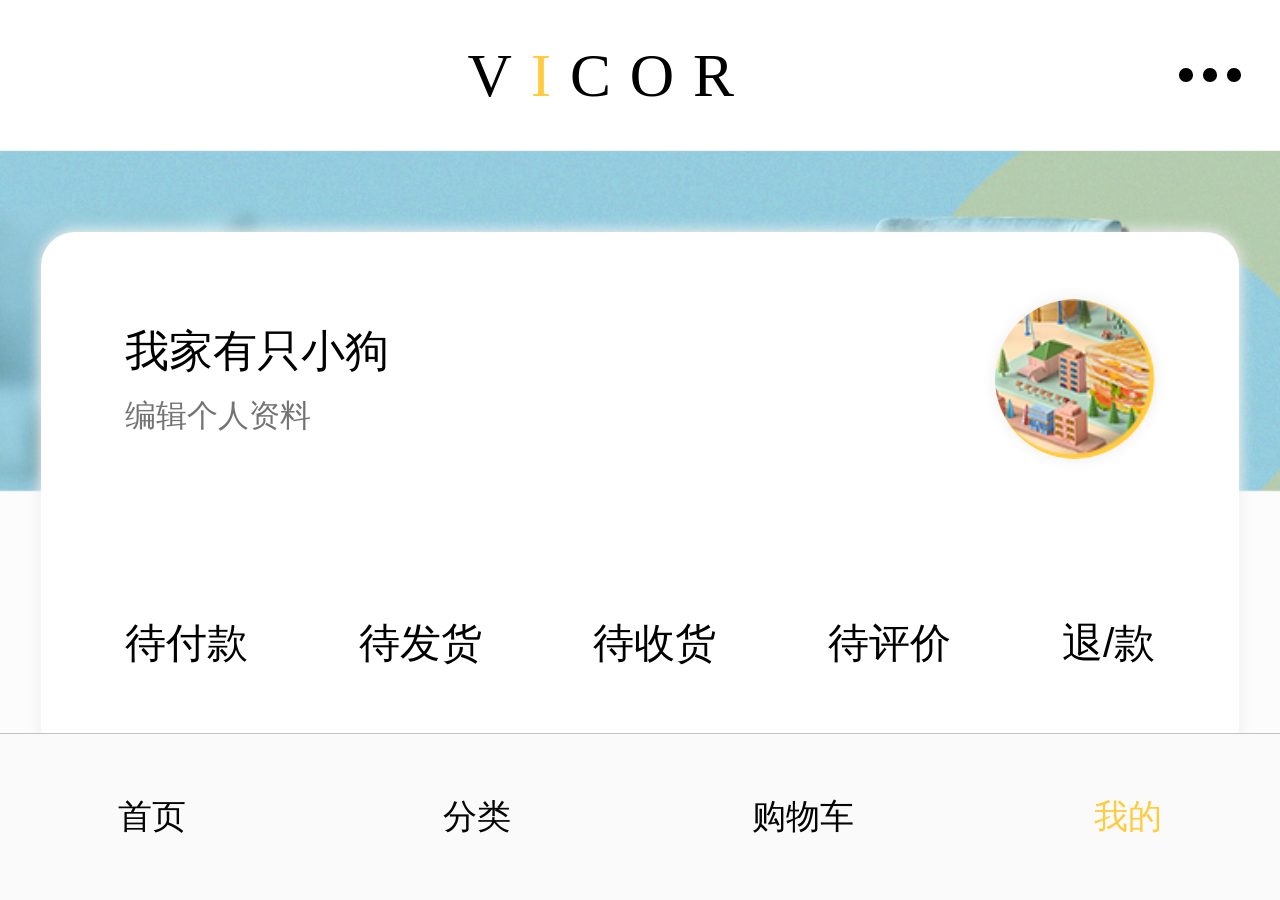
<file: mine.html>
<!DOCTYPE html>
<html lang="en" rem="750">

<head>
    <meta charset="UTF-8">
    <meta name="viewport"
        content="width=device-width,user-scalable=no,initial-scale=1.0,maximum-scale=1.0,minimum-scale=1.0">
    <meta http-equiv="X-UA-Compatible" content="ie=edge">
    <title>Document</title>
    <link rel="stylesheet" href="css/rem.css">
    <link rel="stylesheet" href="css/mine.css">
    <link rel="stylesheet" href="https://at.alicdn.com/t/font_1209019_eo4e9k086mv.css">
</head>

<body>
    <div id="roll">
        <div class="rollBox">
            <!-- 头部 -->
            <div class="xin">
                <div class="bianj">
                    <div class="top">
                        <div class="left">
                            <p class="name">我家有只小狗 <i class="iconfont iconhuizhang"></i></p>
                            <p class="ger">编辑个人资料</p>
                        </div>
                        <div class="right"><img src="img/14、微网站编辑个人信息_03.png" alt=""></div>
                    </div>
                    <div class="bottom">
                        <ul>
                            <li class="biao">
                                <a href="">
                                    <i class="iconfont icondaifukuan"></i>
                                    <span>待付款</span>
                                </a>
                            </li>
                            <li class="biao">
                                <a href="">
                                    <i class="iconfont icondaifahuo"></i>
                                    <span>待发货</span>
                                </a>
                            </li>
                            <li class="biao">
                                <a href="">
                                    <i class="iconfont icondaifahuo1"></i>
                                    <span>待收货</span>
                                </a>
                            </li>
                            <li class="biao">
                                <a href="">
                                    <i class="iconfont iconxinxi"></i>
                                    <span>待评价</span>
                                </a>
                            </li>
                            <li class="biao">
                                <a href="refund1.html">
                                    <i class="iconfont icontuikuan"></i>
                                    <span>退/款</span>
                                </a>
                            </li>
                        </ul>
                    </div>
                </div>
            </div>
            <!-- 中间白块 -->
            <div class="center">
                <div class="hang" style="margin-top:0.12rem;">
                    <div class="shu">
                        <a href="myOrder.html">
                            <i class="iconfont icondingdan"></i>
                            <span>我的订单</span>
                        </a>
                    </div>
                    <div class="shu">
                        <a href="collect.html">
                            <i class="iconfont iconwujiaoxing"></i>
                            <span>我的收藏</span>
                        </a>
                    </div>
                    <div class="shu">
                        <a href="Coupon.html">
                            <i class="iconfont iconyouhuiquan"></i>
                            <span>优惠券</span>
                        </a>
                    </div>
                </div>

                <div class="hang">
                    <div class="shu">
                        <a href="browse.html">
                            <i class="iconfont iconm-per-record-01"></i>
                            <span>浏览记录</span>
                        </a>
                    </div>
                    <div class="shu">
                        <a href="addressGet.html">
                            <i class="iconfont iconshouhuodizhi"></i>
                            <span>收货地址</span>
                        </a>
                    </div>
                    <div class="shu">
                        <a href="service.html">
                            <i class="iconfont iconsy"></i>
                            <span>客服</span>
                        </a>
                    </div>
                </div>
                <div class="hang">
                    <div class="shu">
                        <a href="set.html">
                            <i class="iconfont iconm-per-record-01"></i>
                            <span>设置</span>
                        </a>
                    </div>
                </div>

            </div>
            <!-- 底部白块 -->
            <div class="bt">
                <div class="box">
                    <a href="">
                        <div class="left">
                            <i class="iconfont iconlianjie01"></i>
                            <p>关联账号</p>
                        </div>
                        <div class="right">
                            <i class="iconfont iconzuo1"></i>
                        </div>
                    </a>
                </div>

                <div class="box" style="height:0.94rem;">
                    <a href="">
                        <div class="left">
                            <i class="iconfont iconyuanjiaojuxingkaobei"></i>
                            <p>关于我们</p>
                        </div>
                        <div class="right">
                            <i class="iconfont iconzuo1"></i>
                        </div>
                    </a>
                </div>
            </div>
        </div>
    </div>


    <!-- di -->
    <div class="footer">
        <div class="box">
            <a href="index.html">
                <i class="iconfont iconyizi"></i>
                <span class="text">首页</span>
            </a>

        </div>
        <div class="box">
            <a href="sort.html">
                <i class="iconfont iconicon--"></i>
                <span class="text">分类</span>
            </a>
        </div>
        <div class="box">
            <a href="shopcar.html">
                <i class="iconfont icongouwuche"></i>
                <span class="text">购物车</span>
            </a>
        </div>
        <div class="box">
            <a href="">
                <i class="iconfont iconwode" style="color:#FFCB3F"></i>
                <span class="text" style="color:#FFCB3F">我的</span>
            </a>
        </div>
    </div>

    <!-- 头部 -->
    <div id="header">
        <div class="hea_w">
            <a href="index.html" class="cuo">
                <i class="iconfont iconcuohao"></i>
            </a>
            <span class="title">V<span>I</span>COR</span>
            <a href="" class="set">
                <span class="itm"></span>
                <span class="itm"></span>
                <span class="itm"></span>
            </a>
        </div>
    </div>
</body>
<script src="js/jquery-3.4.1.min.js"></script>
<script src="js/swiper.min.js"></script>
<script src="js/iscroll-probe.js"></script>
<script src="js/index.js"></script>

</html>
</file>
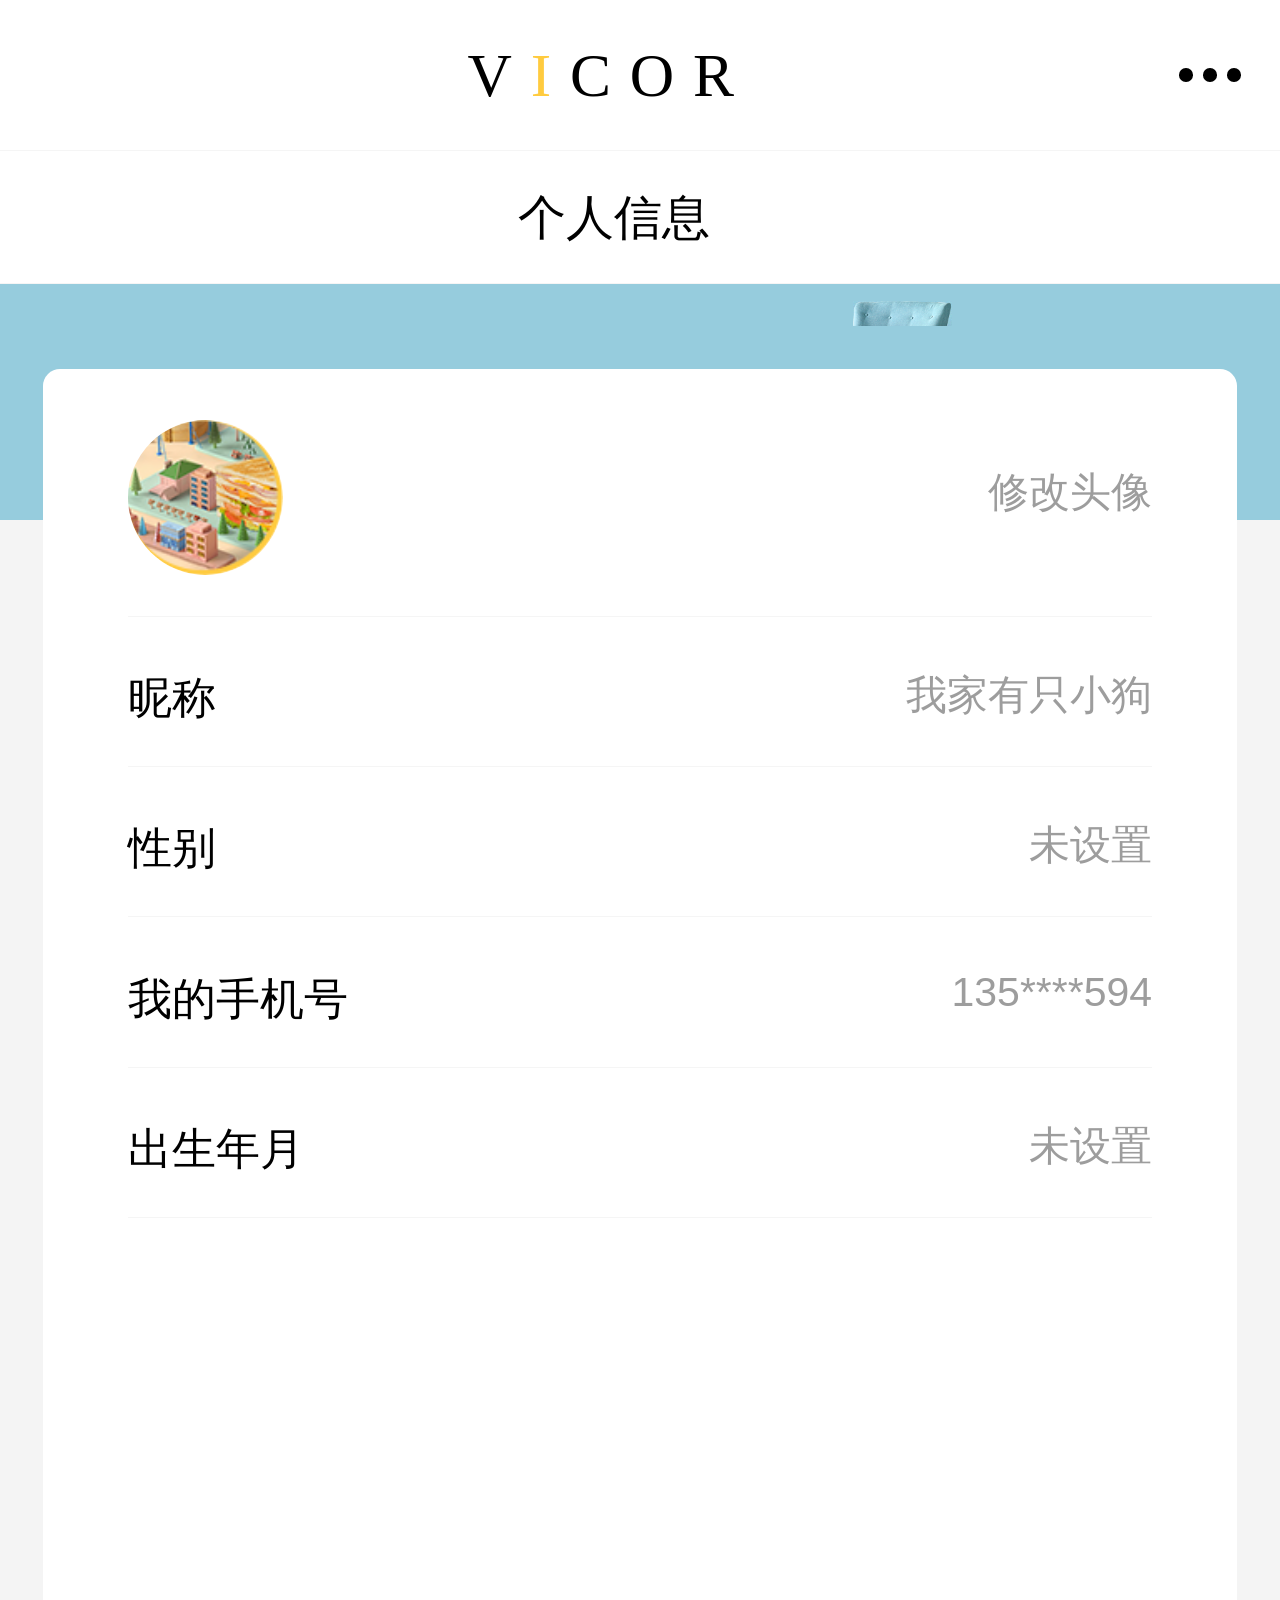
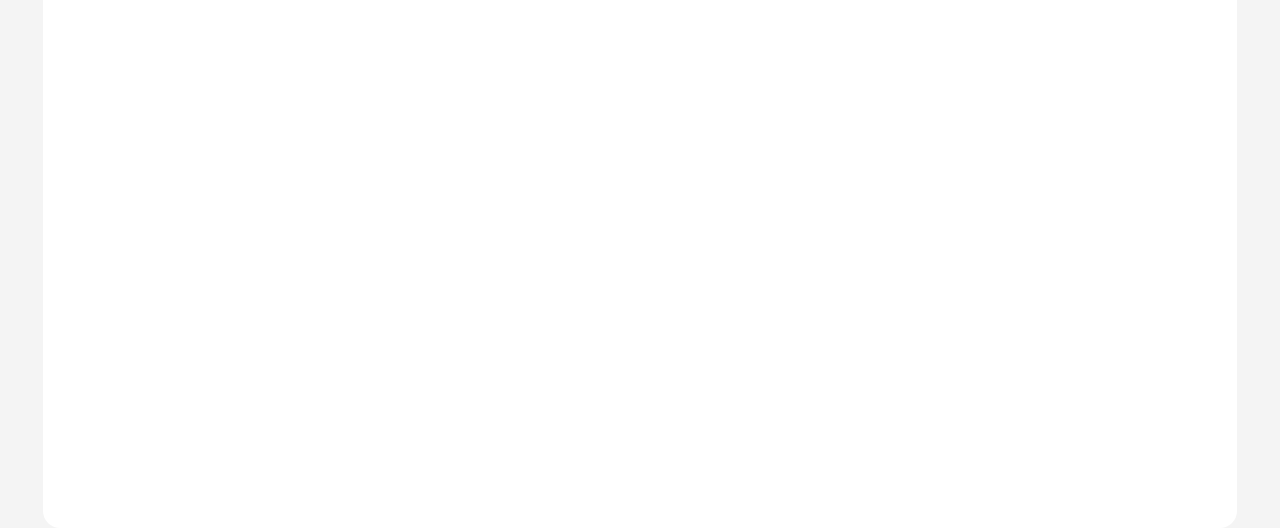
<file: myInfo.html>
<!DOCTYPE html>
<html lang="en" rem="750">
<head>
    <meta charset="UTF-8">
    <meta name="viewport" content="width=device-width, initial-scale=1.0">
    <meta http-equiv="X-UA-Compatible" content="ie=edge">
    <link rel="stylesheet" href="css/myInfo.css">
    <link rel="stylesheet" href="css/rem.css">
    <link rel="stylesheet" href="https://at.alicdn.com/t/font_1209019_eo4e9k086mv.css">
    <title>Document</title>
</head>
<body>
    <!-- 顶部 -->
    <div class="header">
        <div id="header">
            <div class="hea_w">
            <a href="index.html" class="cuo">
            <i class="iconfont iconcuohao"></i>
            </a>
            <span class="title">V<span>I</span>COR</span>
            <a href="" class="set">
            <span class="itm"></span>
            <span class="itm"></span>
            <span class="itm"></span>
            </a>
            </div>
            </div>
    </div>
    <!-- 个人信息 -->
    <div class="xx">
        <a href="mine.html">
            <i class="iconfont iconzuo"></i>
        </a>
        <p>个人信息</p>
    </div>
    <!-- banner -->
    <div class="bj">
        <img src="img/1.png" alt="">
    </div>
    <!-- 信息 -->
    <div class="my">
        <div class="my1">
            <img src="img/14、微网站编辑个人信息_03.png" alt="">
            <p>修改头像
                <i class="iconfont iconzuo1"></i>
            </p>
        </div>
        <div class="my2">
            <p>昵称</p>
            <p class="tx">我家有只小狗
                <i class="iconfont iconzuo1"></i>
            </p>
        </div>
        <div class="my2">
            <p>性别</p>
            <p class="tx">未设置
                <i class="iconfont iconzuo1"></i>
            </p>
        </div>
        <div class="my2">
            <p>我的手机号</p>
            <p class="tx">135****594
                <i class="iconfont iconzuo1"></i>
            </p>
        </div>
        <div class="my2">
            <p>出生年月</p>
            <p class="tx">未设置
                <i class="iconfont iconzuo1"></i>
            </p>
        </div>
    </div>
</body>
</html>
</file>
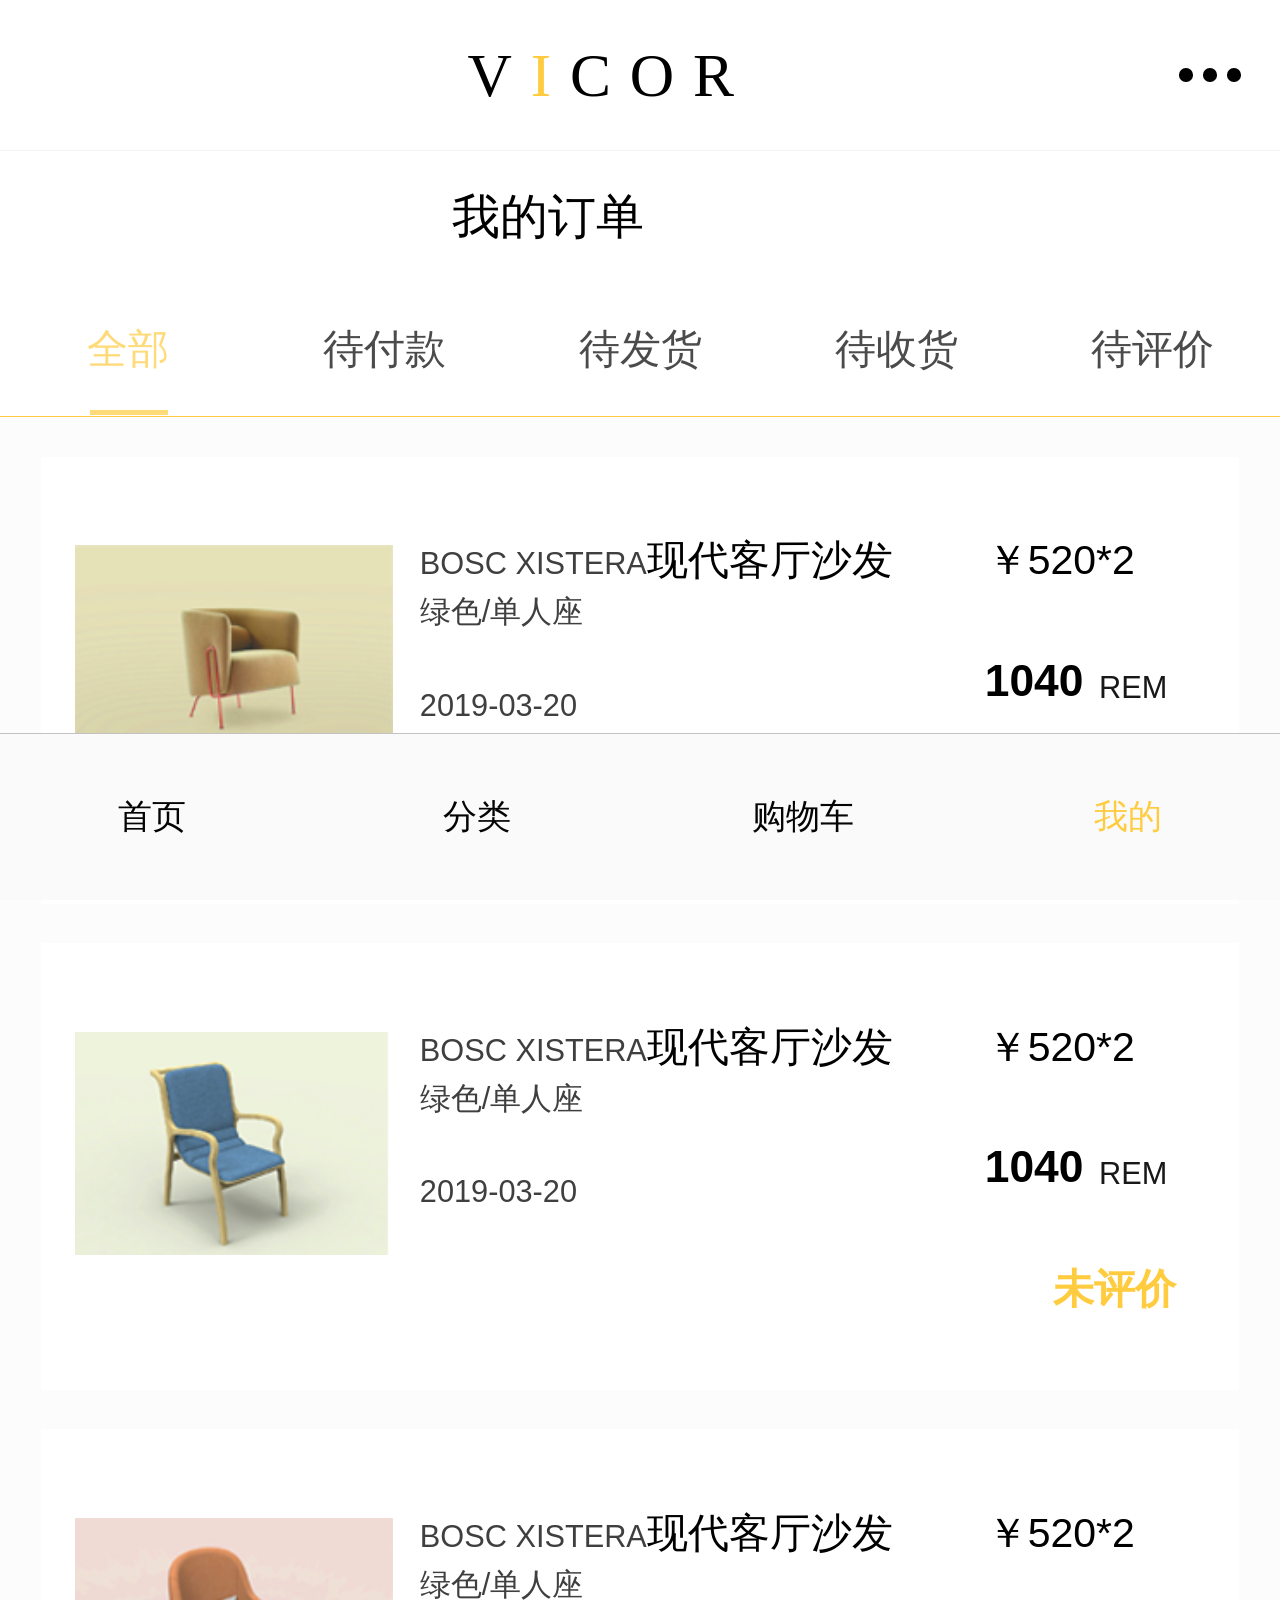
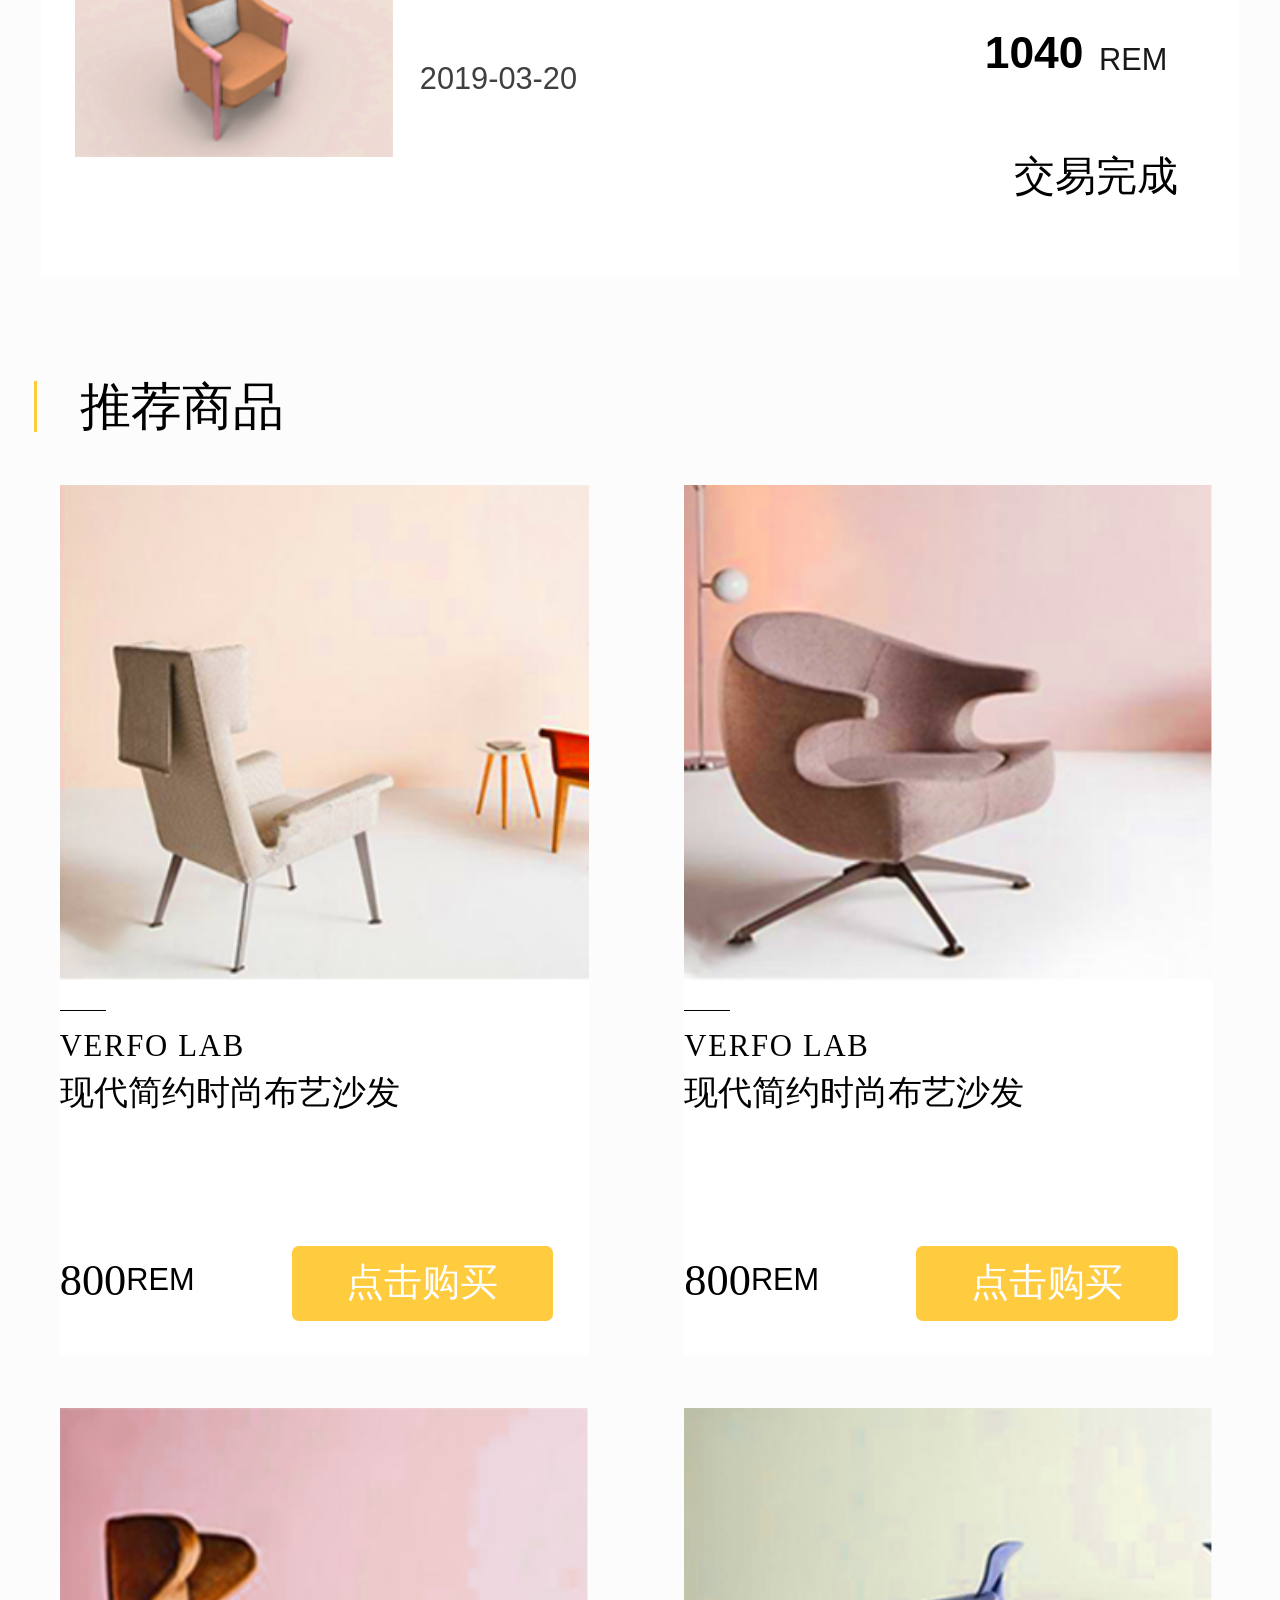
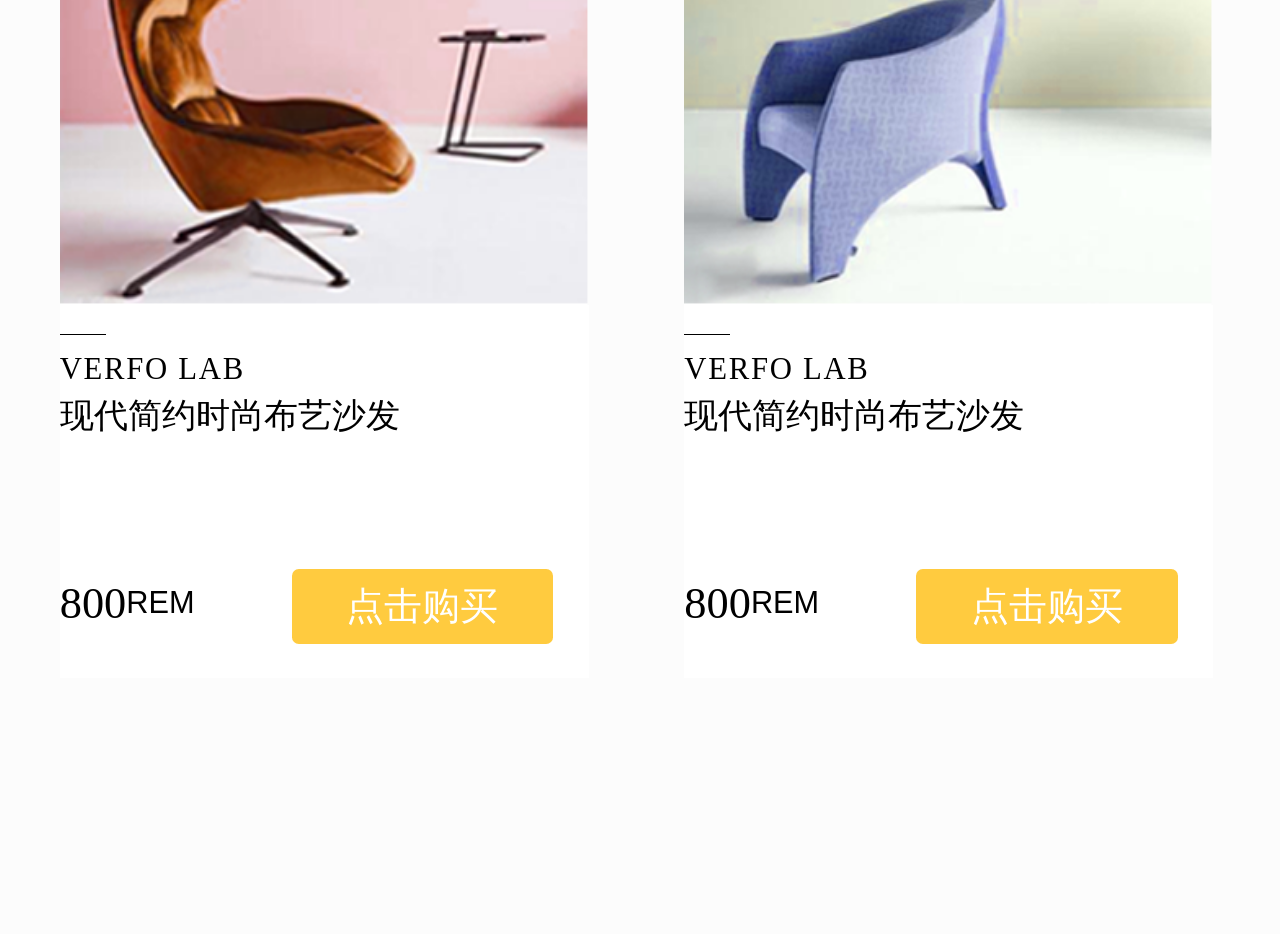
<file: myOrder.html>
<!DOCTYPE html>
<html lang="en">

<head>
    <meta charset="UTF-8">
    <meta name="viewport" content="width=device-width, initial-scale=1.0">
    <meta http-equiv="X-UA-Compatible" content="ie=edge">
    <title>Document</title>
    <link rel="stylesheet" href="css/reset.css">
    <link rel="stylesheet" href="css/myOrder.css">
    <link rel="stylesheet" href="https://at.alicdn.com/t/font_1209019_eo4e9k086mv.css">
    <script src="js/rem.js"></script>
</head>

<body>
    <div id="header">
        <div class="hea_w">
            <a href="index.html" class="cuo">
                <i class="iconfont iconcuohao"></i>
            </a>
            <span class="title">V<span>I</span>COR</span>
            <a href="" class="set">
                <span class="itm"></span>
                <span class="itm"></span>
                <span class="itm"></span>
            </a>
        </div>
    </div>
    <div class="order">
        <div class="order_w">
            <a href="mine.html"><i class="iconfont iconzuo"></i></a>
            
            <span>我的订单</span>
        </div>
    </div>

    <div class="lists">
        <ul>
            <li>全部<span></span></li>
            <li>待付款</li>
            <li>待发货</li>
            <li>待收货</li>
            <li>待评价</li>
        </ul>
    </div>

    <div class="goods">
        <div class="goods_w">
            <a href="details.html">
                <img src="img/9、微网站我的订单_03.png" alt="">
            </a>
            <div class="titl">
                <p>BOSC XISTERA<span>现代客厅沙发</span>
                    <span class="wue" style="padding-left: 0.5rem">￥520*2</span></p>
                <p>绿色/单人座</p>
                <p style="margin-top: 0.37rem;">2019-03-20</p>
                <div class="fuk">
                    <h6 class="pp">1040<span>REM</span></h6>
                    <p>未付款</p>
                </div>
            </div>

        </div>
    </div>
    <div class="goods">
        <div class="goods_w">
            <a href="details.html">
                <img src="img/9、微网站我的订单_08.png" alt="">
            </a>
            <div class="titl">
                <p>BOSC XISTERA<span>现代客厅沙发</span>
                    <span class="wue" style="padding-left: 0.5rem">￥520*2</span></p>
                <p>绿色/单人座</p>
                <p style="margin-top: 0.37rem;">2019-03-20</p>
                <div class="fuk">
                    <h6 class="pp">1040<span>REM</span></h6>
                    <p>未评价</p>
                </div>
            </div>

        </div>
    </div>
    <div class="goods">
        <div class="goods_w">
            <a href="details.html">
                <img src="img/9、微网站我的订单_13.png" alt="" style="height: 1.40rem">
            </a>
            <div class="titl">
                <p>BOSC XISTERA<span>现代客厅沙发</span>
                    <span class="wue" style="padding-left: 0.5rem">￥520*2</span></p>
                <p>绿色/单人座</p>
                <p style="margin-top: 0.37rem;">2019-03-20</p>
                <div class="fuk">
                    <h6 class="pp">1040<span>REM</span></h6>
                    <p class="jiaoyi">交易完成</p>
                </div>
            </div>

        </div>
    </div>


    <div class="tji">
        <div class="tji_w">
            <span> &nbsp;&nbsp; 推荐商品</span>
        </div>
    </div>

    <div class="read">
        <div class="read_w  tiren_w">
            <div class="rel" style="margin: 0 0.35rem;">
                <a href="details.html">
                    <img src="img/6-1、微网站详情_19.png" alt="">
                </a>
                <div class="eq"></div>
                <p class="vios">VERFO LAB</p>
                <p class="sah"> 现代简约时尚布艺沙发</p>
                <div class="xia">
                    REM
                    <span>800</span>
                    <a href="shopcar.html">
                        <button>
                            <i class="iconfont iconadd121"></i>
                            点击购买
                        </button>
                    </a>
                </div>
            </div>
            <div class="rel">
                <a href="details.html">
                    <img src="img/6-1、微网站详情_21.png" alt="">
                </a>
                <div class="eq"></div>
                <p class="vios">VERFO LAB</p>
                <p class="sah"> 现代简约时尚布艺沙发</p>
                <div class="xia">
                    REM
                    <span>800</span>
                    <a href="shopcar.html">
                        <button>
                            <i class="iconfont iconadd121"></i>
                            点击购买
                        </button>
                    </a>
                </div>
            </div>
        </div>
    </div>

    <div class="read">
        <div class="read_w  tiren_w">
            <div class="rel" style="margin: 0 0.35rem;">
                <a href="details.html">
                    <img src="img/6-1、微网站详情_26.png" alt="">
                </a>
                <div class="eq"></div>
                <p class="vios">VERFO LAB</p>
                <p class="sah"> 现代简约时尚布艺沙发</p>
                <div class="xia">
                    REM
                    <span>800</span>
                    <a href="shopcar.html">
                        <button>
                            <i class="iconfont iconadd121"></i>
                            点击购买
                        </button>
                    </a>

                </div>
            </div>
            <div class="rel">
                <a href="details.html">
                    <img src="img/6-1、微网站详情_28.png" alt="">
                </a>
                <div class="eq"></div>
                <p class="vios">VERFO LAB</p>
                <p class="sah"> 现代简约时尚布艺沙发</p>
                <div class="xia">
                    REM
                    <span>800</span>
                   <a href="shopcar.html">
                    <button>
                        <i class="iconfont iconadd121"></i>
                        点击购买
                    </button>
                   </a>
                </div>
            </div>

        </div>
    </div>
    <div class="kong"></div>

    <!-- tab -->
    <div class="footer">
        <div class="box">
            <a href="">
                <i class="iconfont iconyizi"></i>
                <span class="text">首页</span>
            </a>
        </div>
        <div class="box">
            <a href="sort.html">
                <i class="iconfont iconicon--"></i>
                <span class="text">分类</span>
            </a>
        </div>
        <div class="box">
            <a href="shopcar.html">
                <i class="iconfont icongouwuche"></i>
                <span class="text">购物车</span>
            </a>
        </div>
        <div class="box">
            <a href="mine.html">
                <i class="iconfont iconwode" style="color:#FFCB3F;"></i>
                <span class="text" style="color:#FFCB3F;" >我的</span>
            </a>
        </div>
    </div>
</body>

</html>
</file>
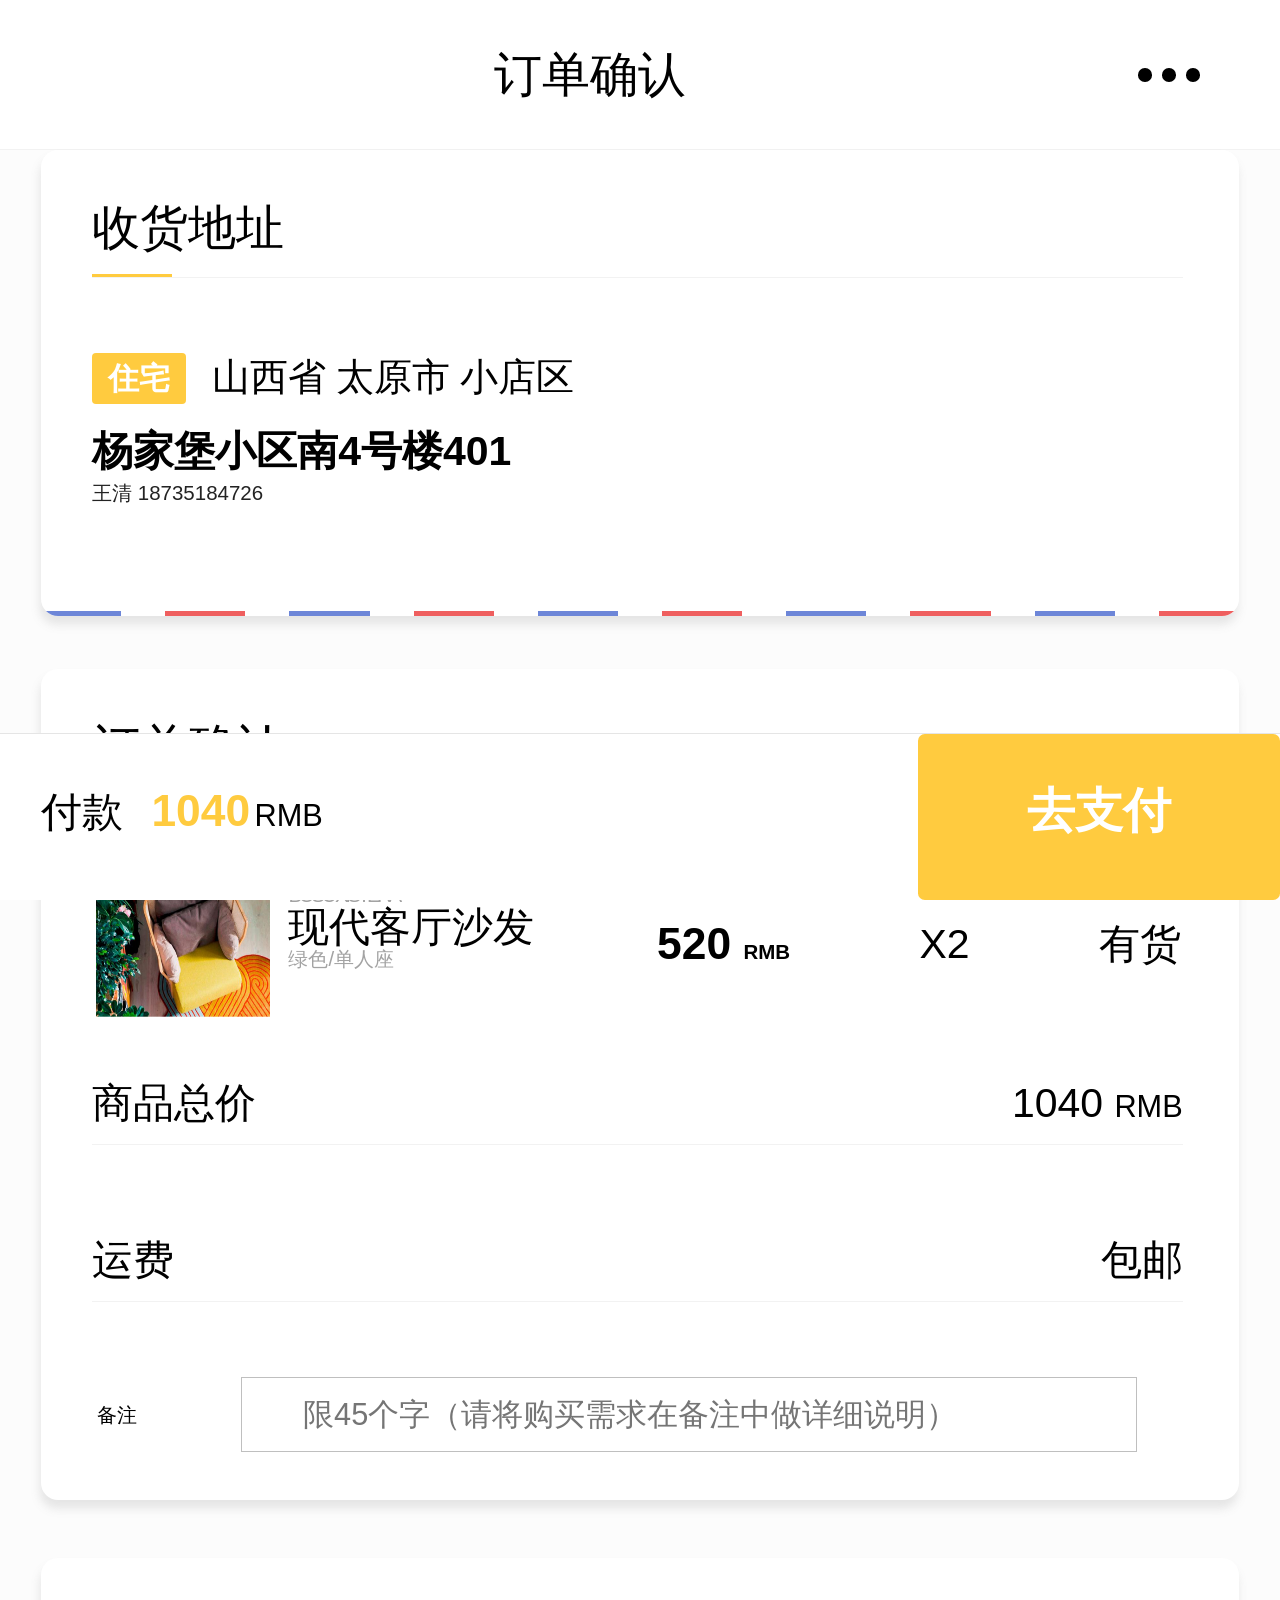
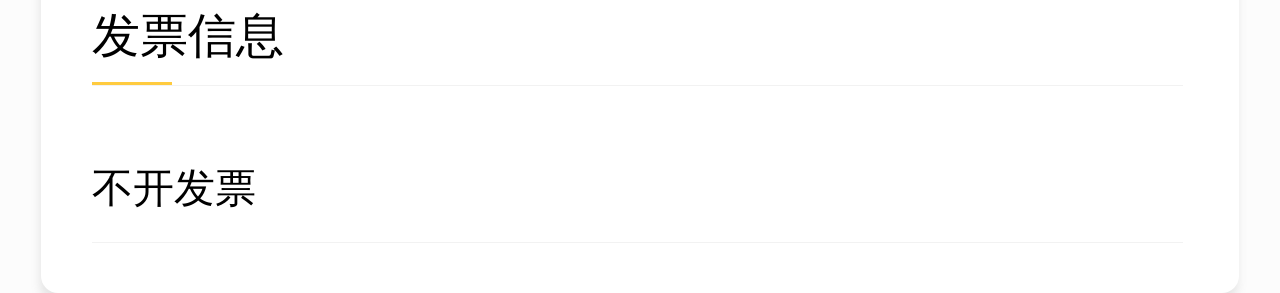
<file: orderSure.html>
<!DOCTYPE html>
<html lang="en" rem="750">
<head>
    <meta charset="UTF-8">
    <meta name="viewport" content="width=device-width, initial-scale=1.0">
    <meta http-equiv="X-UA-Compatible" content="ie=edge">
    <title>Document</title>
    <link rel="stylesheet" href="css/rem.css">
    <link rel="stylesheet" href="css/orderSure.css">
    <link rel="stylesheet" href="https://at.alicdn.com/t/font_1209019_eo4e9k086mv.css">
</head>
<body>
    <!-- 导航栏开始 -->
    <div class="header">
        <div class="hea_w">
        <a href="details.html" class="cuo">
        <i class="iconfont iconcuohao"></i>
        </a >
        <span>订单确认</span>
        <a href="" class="set">
        <span class="itm"></span>
        <span class="itm"></span>
        <span class="itm"></span>
        </a >
        </div>
    </div>
    <!-- 导航栏结束 -->
    <!-- 收货地址开始 -->
    <div class="site">
        <div class="site3">
            <p>收货地址</p>
            <span class="yellow"></span>
        </div>
        <div class="bottom">
            <div class="home">
                <b>住宅</b>
            </div>
            <p class="homesite">山西省 太原市 小店区</p>
            <p class="home2">杨家堡小区南4号楼401</p>
            <span class="phone">王清  18735184726</span>
            <a href="addressAdd.html" class="fanhui"><i class="iconfont iconzuo1"></i></a>
        </div>  
        <div class="pencil">
            <p class="pencil2">
            </p>
            <p class="pencil3"></p>
            <p class="pencil2">
            </p>
            <p class="pencil3"></p>
            <p class="pencil2">
            </p>
            <p class="pencil3"></p>
            <p class="pencil2">
            </p>
            <p class="pencil3"></p>
            <p class="pencil2">
            </p>
            <p class="pencil3"></p>
        </div>
    </div>
    <!-- 收货地址结束 -->
    <!-- 订单确认开始 -->
    <div class="order">
        <div class="order2">
            <div class="site3">
                <p>订单确认</p>
                <span class="yellow"></span>
            </div>
            <div class="center">
                <div class="le">
                    <div class="img">
                        <img src="img/6-1、微网站详情_02.png" alt="">
                    </div>
                    <div class="BOS">
                        <p class="BOS2">BOSC XISTERA</p>
                        <p class="BOS3">现代客厅沙发</p>
                        <p class="BOS4">绿色/单人座</p>
                    </div>
                </div>
                <div class="ri">
                    <b class="rmb">520 <span class="rmb2">RMB</span></b>
                    <span class="rmb3">X2</span>
                    <span class="rmb4">有货</span>
                </div>
        
            </div>
            <div class="site3 site4">
                <p style="font-size:0.24rem;">商品总价</p>
                <span class="total" style="font-size:0.24rem">1040 <span class="total" style="font-size:0.18rem;">RMB</span></span>
            </div>
            <div class="site3 site4">
                <p style="font-size:0.24rem;">运费</p>
                <span class="total" style="font-size:0.24rem">包邮</span>
            </div>
            <div class="remarks">
                <p style="font-size:0.12rem;">备注</p>
                <input type="text" placeholder="限45个字（请将购买需求在备注中做详细说明）" style="padding-left:0.36rem;font-size:0.18rem;">
            </div>
        </div>
        
    </div>
    <!-- 订单确认结束 -->
    <!-- 发票信息开始 -->
    <div class="bill">
        <div class="bill2">
            <div class="site3">
                <p>发票信息</p>
                <span class="yellow"></span>
            </div>
            <div class="site3">
                <p style="font-size:0.24rem;">不开发票</p>
            </div>
        </div>
    </div>
    <!-- 发票信息结束 -->
    
    <!-- Tab开始 -->
    <div class="payoff">
        <div class="left"><span class="fone">付款 </span>
            <span class="fone2">1040</span>
            <span class="fone3">RMB</span>
        </div>
        <a href="paySuccess.html" class="right"><b>去支付</b></a>
    </div>
    <!-- Tab结束 -->
</body>
</html>
</file>
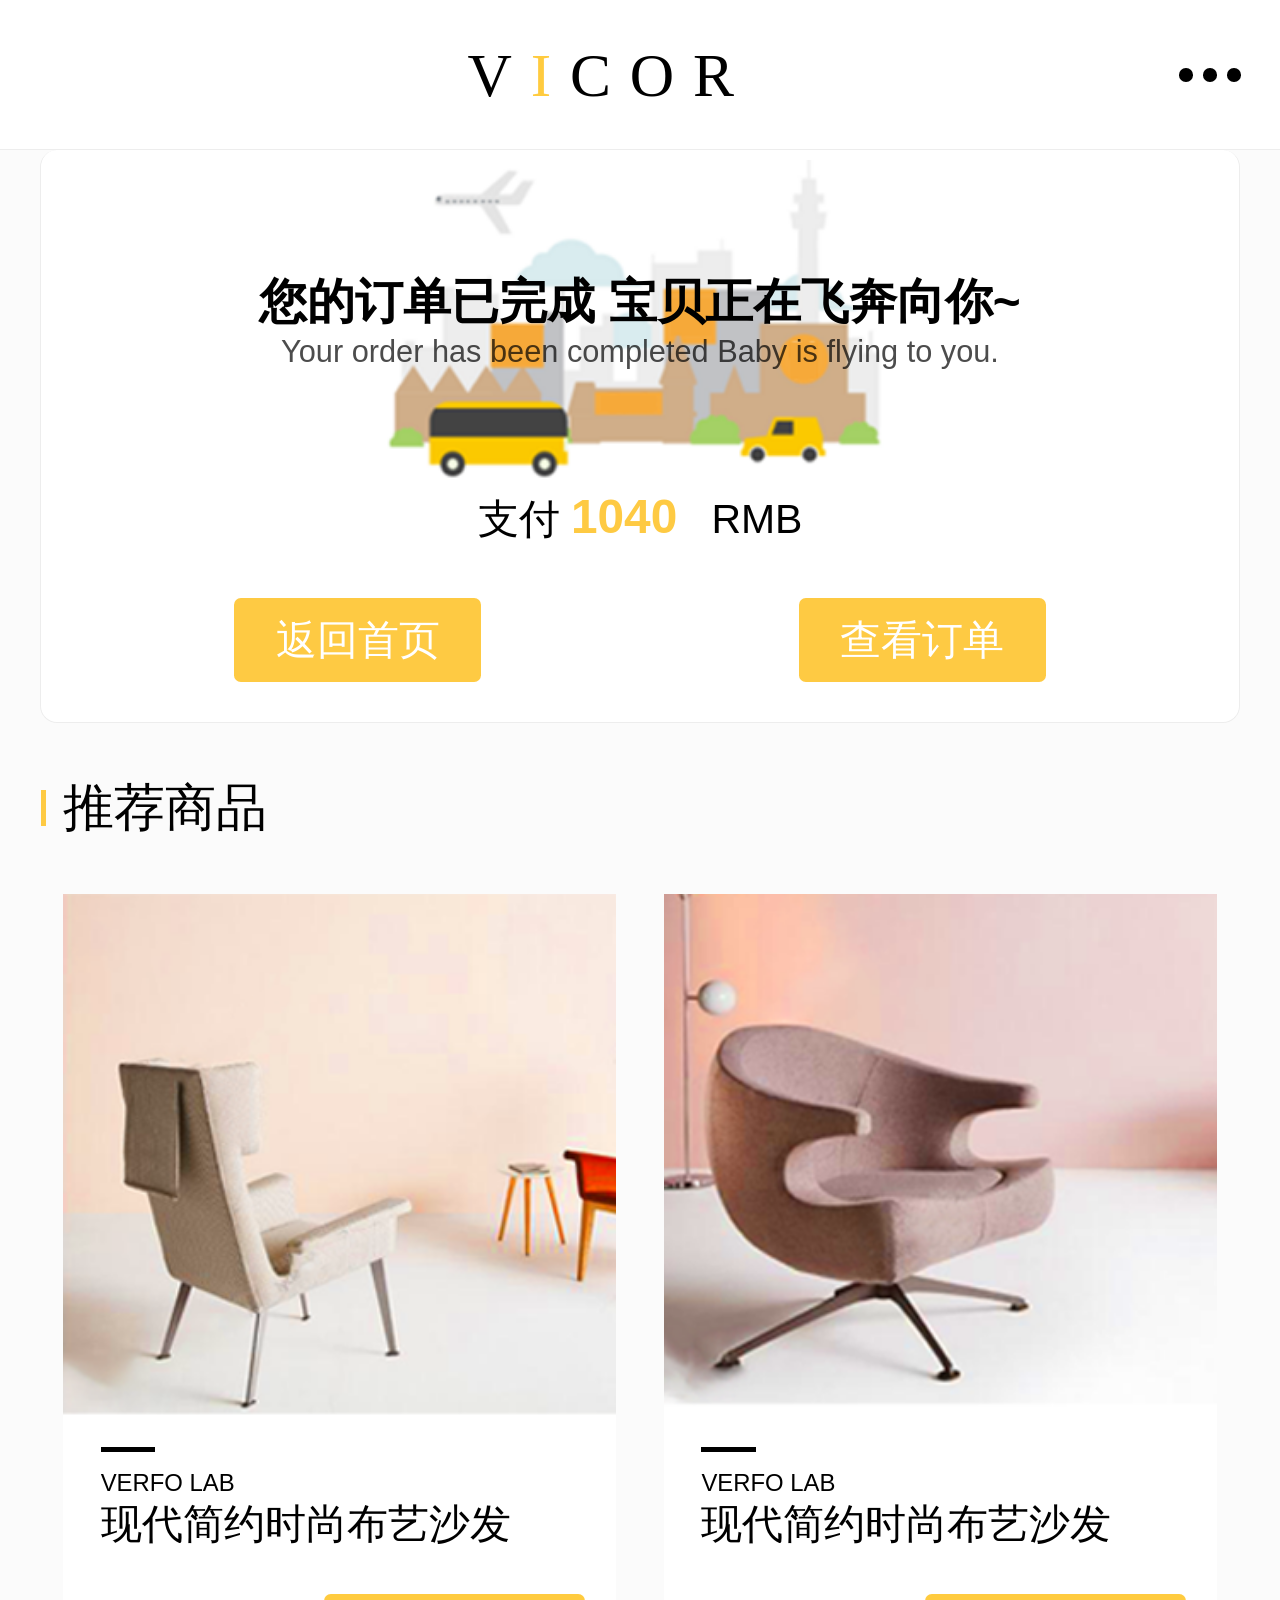
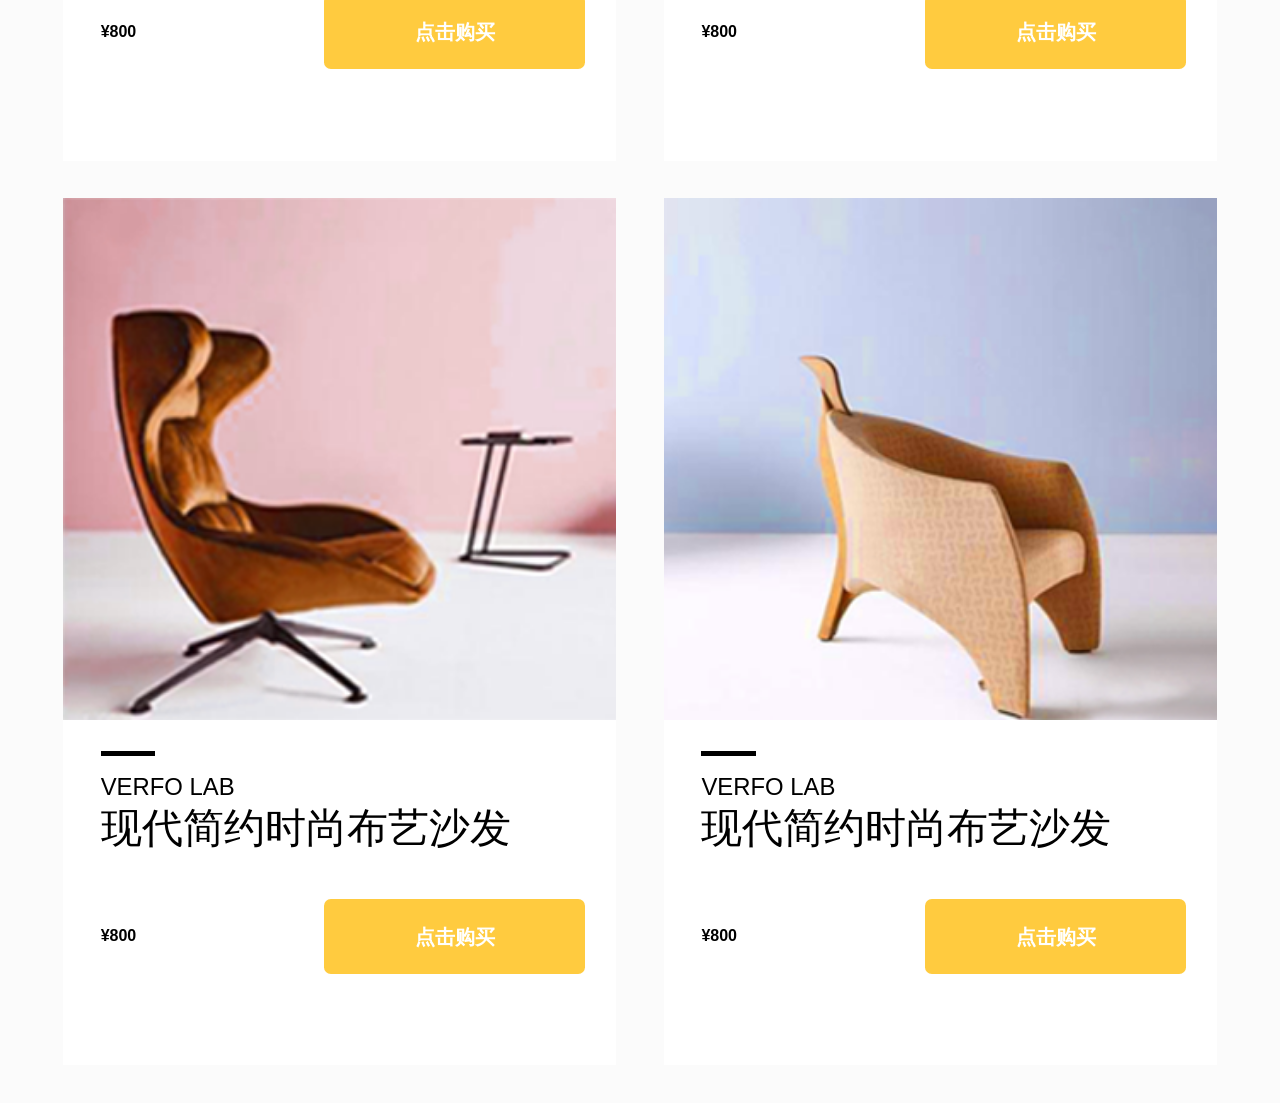
<file: paySuccess.html>
<!DOCTYPE html>
<html lang="en" rem="750">
<head>
    <meta charset="UTF-8">
    <meta name="viewport" content="width=device-width, initial-scale=1.0">
    <meta http-equiv="X-UA-Compatible" content="ie=edge">
    <title>支付成功</title>
    <link rel="stylesheet" href="css/paySuccess.css">
    <link rel="stylesheet" href="css/rem.css">
    <link rel="stylesheet" href="https://at.alicdn.com/t/font_1209019_eo4e9k086mv.css">
</head>
<body>
    <!-- 头部 -->
    <div id="header">
        <div class="hea_w">
            <a href="index.html" class="cuo">
                <i class="iconfont iconcuohao"></i>
            </a>
            <span class="title">V<span>I</span>COR</span>
            <a href="" class="set">
                <span class="itm"></span>
                <span class="itm"></span>
                <span class="itm"></span>
            </a>
        </div>
    </div>
    <!-- 标题 -->
    <div class="titleBox">
        <a href="" class="zuo"><i class="iconfont iconzuo"></i></a>
        <p>支付成功</p>
        <div class="kong">&nbsp;</div>
    </div>

    <div class="bigBox">
        <p class="over">您的订单已完成  宝贝正在飞奔向你~</p>
        <p class="eng">Your order has been completed  Baby is flying to you.</p>
        <p class="price">支付  <b style="font-size:0.28rem;color:#FECA43;">1040</b> &nbsp; RMB</p>
        <div class="box1">
            <a href="index.html"><button class="btn">返回首页</button></a>
            <a href="myOrder.html"> <button class="btn">查看订单</button></a>
        </div>
    </div>
    <div class="tui">
        <div class="se"></div>
        <p class="jian">推荐商品</p>
    </div>

    <div class="goods">
        <ul>
            <li class="box">
                <div class="top">
                    <img src="img/8、微网站支付成功_07.png" alt="">
                </div>
                <div class="center">
                    <p class="one"></p>
                    <p class="logo">VERFO LAB</p>
                    <span class="two">现代简约时尚布艺沙发</span>
                </div>
                <div class="bottom">
                        <b>¥800</b>
                    <a href="">
                        <i class="iconfont iconyuanquanjiahao"></i>
                        <span class="mai">点击购买</span>
                    </a>
                    
                </div>
            </li>
            <li class="box">
                <div class="top">
                    <img src="img/8、微网站支付成功_09.png" alt="">
                </div>
                <div class="center">
                    <p class="one"></p>
                    <p class="logo">VERFO LAB</p>
                    <span class="two">现代简约时尚布艺沙发</span>
                </div>
                <div class="bottom">
                    <b>¥800</b>
                    <a href="">
                        <i class="iconfont iconyuanquanjiahao"></i>
                        <span class="mai">点击购买</span>
                    </a>                   
                </div>
            </li>
            <li class="box">
                <div class="top">
                    <img src="img/8、微网站支付成功_13.png" alt="">
                </div>
                <div class="center">
                    <p class="one"></p>
                    <p class="logo">VERFO LAB</p>
                    <span class="two">现代简约时尚布艺沙发</span>
                </div>
                <div class="bottom">
                    <b>¥800</b>
                    <a href="">
                        <i class="iconfont iconyuanquanjiahao"></i>
                        <span class="mai">点击购买</span>
                    </a>
                    
                </div>
            </li>
            <li class="box">
                <div class="top">
                    <img src="img/8、微网站支付成功_14.png" alt="">
                </div>
                <div class="center">
                    <p class="one"></p>
                    <p class="logo">VERFO LAB</p>
                    <span class="two">现代简约时尚布艺沙发</span>
                </div>
                <div class="bottom">
                    <b>¥800</b>
                    <a href="">
                        <i class="iconfont iconyuanquanjiahao"></i>
                        <span class="mai">点击购买</span>
                    </a>                   
                </div>
            </li>
        </ul>
    </div>
</body>
</html>
</file>
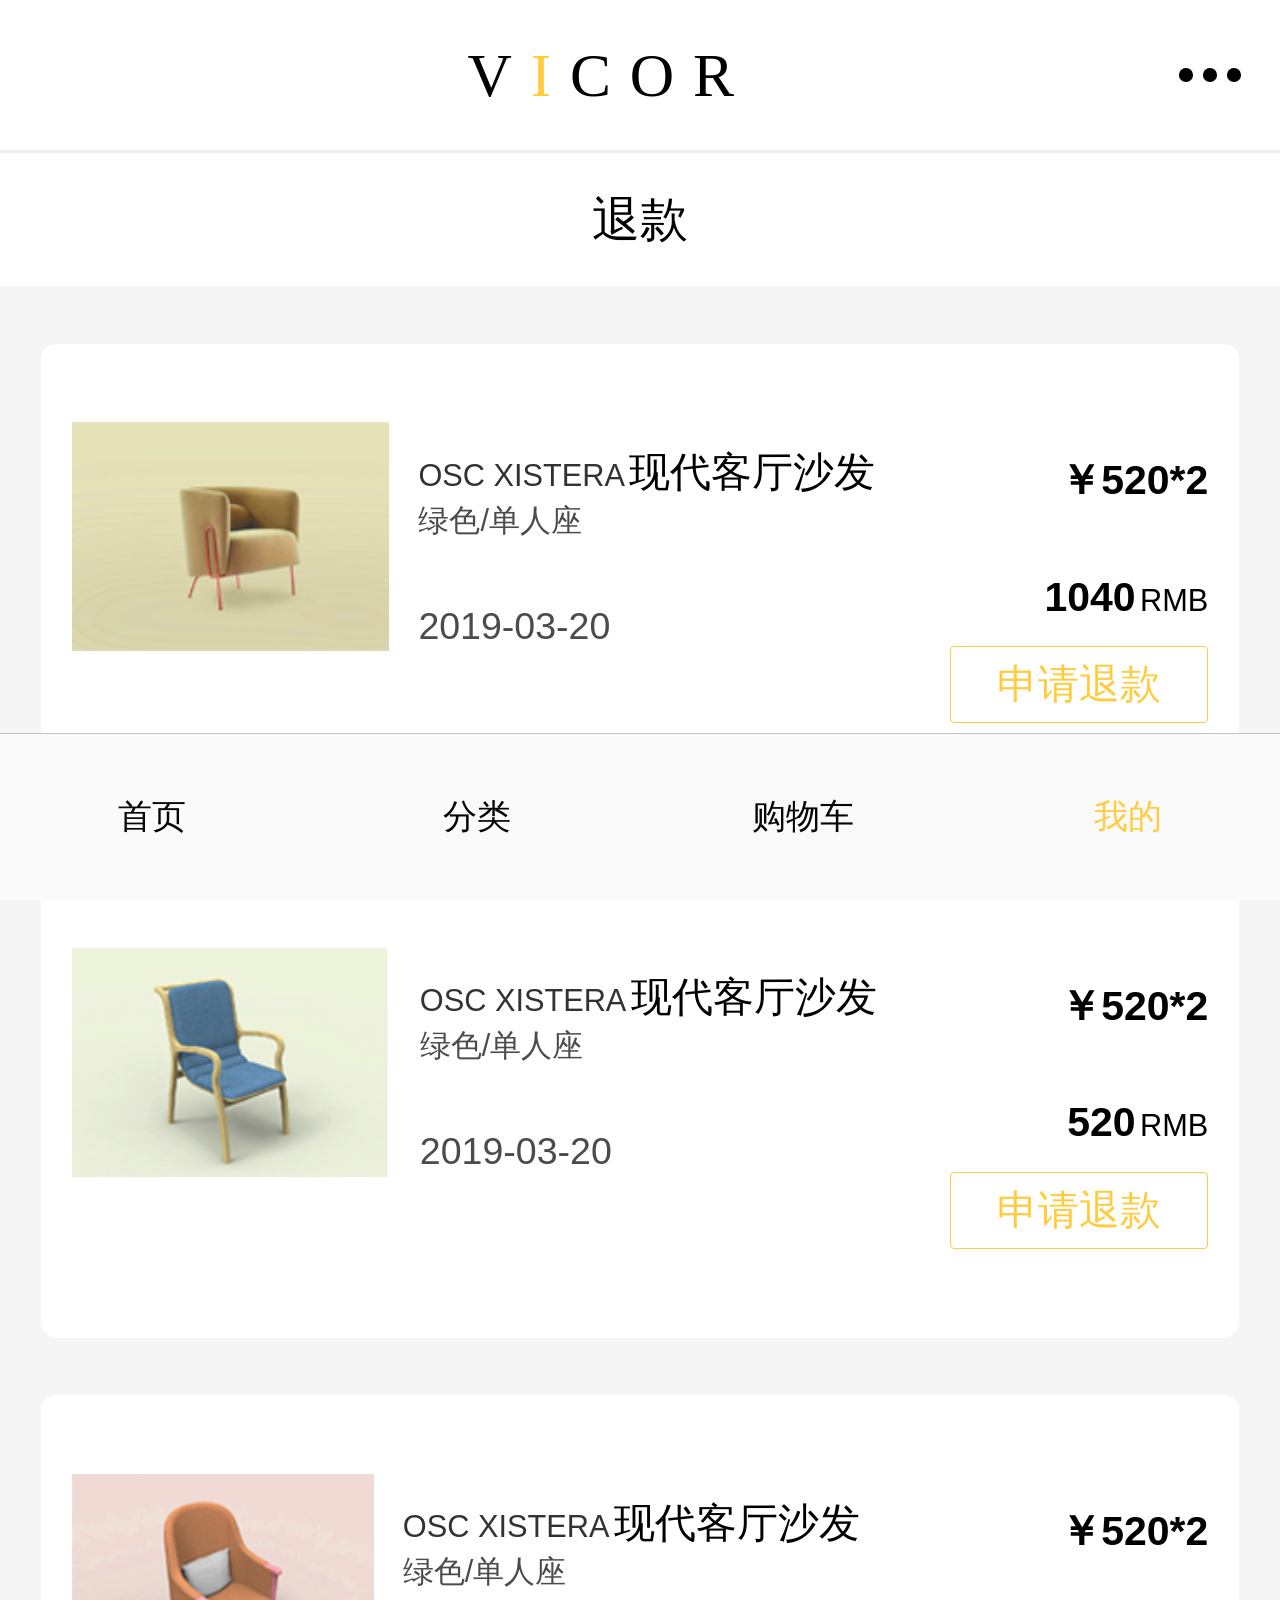
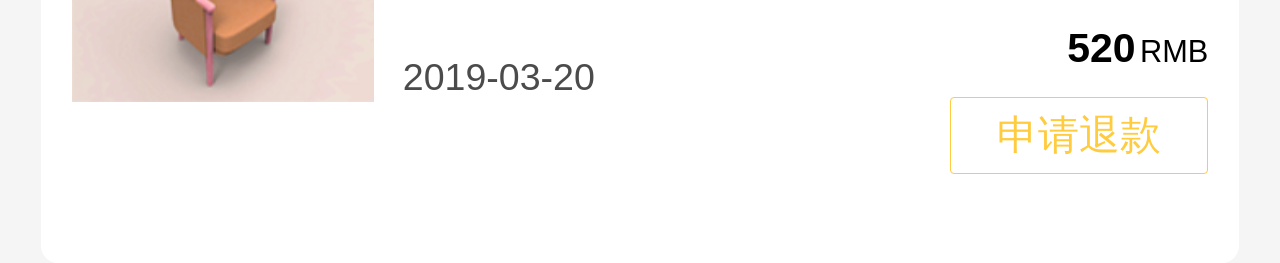
<file: refund1.html>
<!DOCTYPE html>
<html lang="en" rem=750>

<head>
    <meta charset="UTF-8">
    <meta name="viewport" content="width=device-width, initial-scale=1.0">
    <meta http-equiv="X-UA-Compatible" content="ie=edge">
    <title>退款1</title>
    <link rel="stylesheet" href="css/refund1.css">
    <link rel="stylesheet" href="css/rem.css">
    <link rel="stylesheet" href="https://at.alicdn.com/t/font_1209019_eo4e9k086mv.css">
</head>

<body>
    <div id="header">
        <div class="hea_w">
            <a href="index.html" class="cuo">
                <i class="iconfont iconcuohao"></i>
            </a>
            <span class="title">V<span>I</span>COR</span>
            <a href="" class="set">
                <span class="itm"></span>
                <span class="itm"></span>
                <span class="itm"></span>
            </a>
        </div>
    </div>
    <!-- 评价 -->
    <div class="pinjia">
        <a href="mine.html">
            <i class="iconfont iconzuo"></i></a>

        <p>退款</p>
    </div>
    <!-- 沙发 -->
    <div class="shafa">
        <img src="img/18、微网站申请退货_03.png" alt="">
        <div class="box">
            <span class="bujia">OSC XISTERA</span>
            <span class="jia">现代客厅沙发</span>
            <p> 绿色/单人座</p>
            <div class="small">
                <span>2019-03-20</span>

            </div>
        </div>
        <div class="left">
            <span class="wu">￥520*2</span>
            <div class="aa">
                <span class="rmb">1040</span>
                <span>RMB</span></div>
            <a href="refund2.html">
                <p>申请退款</p>
            </a>
        </div>
    </div>
    <div class="shafa">
        <img src="img/20、微网站浏览记录_16.png" alt="">
        <div class="box">
            <span class="bujia">OSC XISTERA</span>
            <span class="jia">现代客厅沙发</span>
            <p> 绿色/单人座</p>
            <div class="small">
                <span>2019-03-20</span>

            </div>
        </div>
        <div class="left">
            <span class="wu">￥520*2</span>
            <div class="aa">
            <span class="rmb">520</span>
            <span>RMB</span></div>
            <a href="refund2.html">
                <p>申请退款</p>
            </a>
        </div>
    </div>
    <div class="shafa">
        <img src="img/18、微网站申请退货_10.png" alt="">
        <div class="box">
            <span class="bujia">OSC XISTERA</span>
            <span class="jia">现代客厅沙发</span>
            <p> 绿色/单人座</p>
            <div class="small">
                <span>2019-03-20</span>

            </div>
        </div>
        <div class="left">
            <span class="wu">￥520*2</span>
            <div class="aa">
            <span class="rmb">520</span>
            <span>RMB</span></div>
            <a href="refund2.html">
                <p>申请退款</p>
            </a>
        </div>
    </div>
    <div class="footer">
        <div class="box">
            <a href="index.html">
                <i class="iconfont iconyizi"></i>
                <span class="text">首页</span>
            </a>
            <!-- tap栏 -->
        </div>
        <div class="box">
            <a href="sort.html">
                <i class="iconfont iconicon--"></i>
                <span class="text">分类</span>
            </a>
        </div>
        <div class="box">
            <a href="shopcar.html">
                <i class="iconfont icongouwuche"></i>
                <span class="text">购物车</span>
            </a>
        </div>
        <div class="box">
            <a href="mine.html">
                <i class="iconfont iconwode" style="color:#FFCB3F"></i>
                <span class="text" style="color:#FFCB3F">我的</span>
            </a>
        </div>
    </div>
</body>

</html>
</file>
<file: css/index.css>
body{
    background-color:#F5F5F5;
}

#roll{
    width:100%;
    height:11.58rem;
    position:fixed;
    top:1.76rem;
    overflow:hidden;

}
#roll .rollBox{
    width:100%;
    height:auto;
    padding-bottom:0.1rem;
}


/* 头部 */
#header{
    width: 100%;
    height: 0.88rem;
    border-bottom:0.01rem solid #EDEDED;
    box-sizing:border-box;
    background-color:#FFFFFF;
    position:fixed;
    top:0;
    left:0;
    z-index: 100;
}
.hea_w{
    width: 7.5rem;
    height: 100%;
    margin: 0 auto;
    text-align: center;
    line-height: 0.44rem;
}
.hea_w .cuo .iconfont{
    font-size: 0.36rem;
    display: block;
    color: #000000;
    float: left;
    padding: 0.29rem 0 0 0.24rem;
}
.hea_w .title{
    width: 0.92rem;
    height: 0.3rem;
    line-height:0.88rem;
    font-size: 0.36rem;
    letter-spacing: 0.11rem;
    font-family: 'GillSansMT-ExtraCondensedBold';
}
.hea_w .title span{
    color: #ffcb3f;
}
.hea_w .set{
    width: 0.36rem;
    height: 0.08rem;
    float: right;
    margin-right: 0.23rem;
    display: block;
    padding-top: 0.4rem;
}
.hea_w .set .itm{
    width: 0.08rem;
    height: 0.08rem;
    float: left;
    background: #000000;
    border-radius: 50%;
}
.hea_w .set .itm:nth-child(2){
    margin:0 0.06rem;
}
.fenlei{
    width:7.5rem;
    height:0.88rem;
    padding:0 0.24rem 0.24rem;
    border-bottom:0.01rem solid #FECA43;
    margin-top:0.88rem;
    box-sizing:border-box;
    background-color:#fff;
    display:flex;
    justify-content:space-between;
    align-items:flex-end;
}
/* 分类 */
.fenlei .sorts{
    font-size:0.24rem;
    color:rgba(0, 0, 0, 0.7);
}
/* banner */
.banner{
    width:7.5rem;
    height:3.84rem;
}
.banner .ban{
    width:7.5rem;
    height:3.84rem;
}
/* 新品发售 */
.newBox{
    width:1.47rem;
    height:0.91rem;
    margin:0.79rem auto 0;
}
.newBox .se{
    width:0.47rem;
    height:0.02rem;
    background-color:#FECA43;
}
.newBox .tiao{
    width:100%;
    height:0.01rem;
    margin-top:0.08rem;
    background-color:#D6D6D6;
}
.newBox .newen{
    width:100%;
    font-size:0.18rem;
    margin-top:0.05rem;
    text-align:center;
    color:#000;
}
.newBox .xinbox{
    width:100%;
    height:0.36rem;
    display:flex;
    justify-content:space-between;
    align-items:flex-end;
}
.newBox .xinbox .xin{
    font-size:0.32rem;
    color:#000;
}
.newBox .xinbox .xin1{
    font-size:0.32rem;
    color:#FECA43;
    font-weight:bold;
}
.newBox .di{
    width:0.32rem;
    height:0.02rem;
    background-color:#000;
    margin:0.12rem auto 0; 
}
.sifen{
    width:7.5rem;
    height:0.58rem;
    line-height:0.58rem;
    text-align:right;
    padding:0 0.33rem;
    box-sizing:border-box;

}
.sifen .zhiyi{
    font-size:0.22rem;
    color:#000;
}
.proBox{
    width:7.5rem;
    height:5.11rem;
    overflow:auto;
}
.proBox::-webkit-scrollbar{
    display:none;
}
.proBox .chang{
    width:auto;
    height:auto;
    display:flex;
}
.proBox .box1{
    width:3.09rem;
    height:5.11rem;
    background-color:#fff;
    margin-left:0.24rem;
}

.proBox .image1{
    display:block;
    width:3.09rem;
    height:2.90rem;
}
.proBox .kuai1{
    width:0.27rem;
    height:0.02rem;
    background-color:#000;
    margin:0.19rem 0 0 0.17rem;
}
.proBox .eng1{
    font-size:0.18rem;
    color:#000;
    margin:0.08rem 0 0 0.17rem;
}
.proBox .nei{
    font-size:0.24rem;
    color:#000;
    margin:0.05rem 0 0 0.17rem;
}
.proBox .box1 .pbox{
    width:2.73rem;
    height:0.43rem;
    margin:0.78rem 0 0 0.17rem;
    display:flex;
    justify-content:space-between;
    align-items:center;
}
.proBox .box1 .pbox .price1{
    font-size:0.18rem;
    color:#000;
}
.proBox .box1 .pbox .gou{
    display:block;
    width:1.52rem;
    height:0.43rem;
    border-radius:0.04rem;
    background-color:#FECA43;
    display:flex;
    justify-content:center;
    align-items:center;
}
.proBox .box1 .pbox .gou .iconyuanquanjiahao{
    font-size:0.18rem;
    color:#fff;
    margin-right:0.1rem;
}
.proBox .box1 .pbox .gou p{
    font-size:0.22rem;
    font-weight:bold;
    color:#fff;
}
/* 热销产品 */
.sofaBox{
    width:7.02rem;
    height:6.93rem;
    margin:0.57rem auto 0;
    background-color:#fff;
    overflow:hidden;
}
.sofaBox .sofa1{
    display:block;
    width:6.25rem;
    height:2.52rem;
    margin:1.11rem auto 0;
    background-color:#fff;
}
.sofaBox .er{
    width:7.02rem;
    height:3.2rem;
    display:flex;
    justify-content:space-between;
}
.sofaBox .er .zuo{
    width:5rem;
    height:3.2rem;
    padding-left:0.58rem;
    box-sizing:border-box;
}
.sofaBox .er .zuo .con1{
    font-size:0.3rem;
    font-weight:bold;
    margin-top:0.55rem;
}
.sofaBox .er .zuo .con2{
    font-size:0.2rem;
}
.sofaBox .er .zuo .con3{
    font-size:0.18rem;
    margin-top:1rem;
}
.sofaBox .er .zuo .con4{
    font-size:0.18rem;
    line-height:0.2rem;
}
.sofaBox .er .zuo .con4 i{
    color:#FECA43;
    margin-left:0.02rem;
}
.sofaBox .er .you{
    width:1.72rem;
    height:3.2rem;
    display:flex;
    flex-direction:column;
    justify-content:center;
    align-items:center;
}
.sofaBox .er .you .dian{
    width:0.15rem;
    height:0.15rem;
    border-radius:50%;
    background-color:#AAE2E5;
}
.sofaBox .er .you .dian1{
    width:0.2rem;
    height:0.2rem;
    border-radius:50%;
    background-color:#CDCCC9;
    margin:0.27rem 0;
}
.sofaBox .er .you .dian2{
    background-color:#FECA43;
}
.hang1{
    width:7.02rem;
    height:4.19rem;
    margin:0.22rem auto 0;
    display:flex;
    justify-content:space-between;
}
.hang1 .nbox{
    width:3.40rem;
    height:4.19rem;
    background-color:#fff;
}
.hang1 .nbox .en{
    font-size:0.18rem;
    margin-top:0.17rem;
    padding-left:0.42rem;
}
.hang1 .nbox .name{
    font-size:0.26rem;
    font-weight:bold;
    padding-left:0.42rem;
}
.hang1 .nbox .botBox{
    width:3.4rem;
    height:3.28rem;
    display:flex;
}
.hang1 .botBox .left{
    width:2.5rem;
    height:3.28rem;
}
.hang1 .botBox .left .tu{
    display:block;
    width:1.8rem;
    height:1.62rem;
    margin:0.13rem 0 0 0.44rem;
}
.hang1 .botBox .left .p1{
    font-size:0.18rem;
    padding-left:0.43rem;
    margin-top:0.4rem;
}
.hang1 .botBox .left .p2{
    font-size:0.18rem;
    padding-left:0.43rem;
}
.hang1 .botBox .right{
    width:0.9rem;
    height:3.28rem;
    padding-bottom:0.65rem;
    box-sizing:border-box;
    display:flex;
    flex-direction:column;
    align-items:center;
    justify-content:flex-end;
}
.hang1 .botBox .right .yuan{
    width:0.13rem;
    height:0.13rem;
    border-radius:50%;
    background-color:#EED18E;
}
.hang1 .botBox .right .yuan1{
    width:0.17rem;
    height:0.17rem;
    border-radius:50%;
    background-color:#96D0D6;
    margin:0.17rem 0;
}
.hang1 .botBox .right .yuan2{
    background-color:#969FD5;
}
.hang1 .botBox1 .right .yuan{
    background-color:#7F4DFD;
}
.hang1 .botBox1 .right .yuan1{
    background-color:#FED24E;
}
.hang1 .botBox1 .right .yuan2{
    background-color:#FB82FD;
}

.hang2 .botBox .right .yuan{
    background-color:#A1D6D8;
}
.hang2 .botBox .right .yuan1{
    background-color:#D8A1CD;
}
.hang2 .botBox .right .yuan2{
    background-color:#D1D8A2;
}

.hang2 .botBox1 .right .yuan{
    background-color:#A1D6D8;
}
.hang2 .botBox1 .right .yuan1{
    background-color:#DA7F77;
}
.hang2 .botBox1 .right .yuan2{
    background-color:#D1D8A2;
}
.more{
    width:7.5rem;
    height:1rem;
    display:flex;
    justify-content:center;
    align-items:center;
}
.more span{
    width:1.13rem;
    height:0.01rem;
    background-color:#D8D8D8;
}
.more p{
    font-size:0.18rem;
    color:#D8D8D8;
    margin:0 0.4rem;
}
/* 案例展示 */
.newBox1{
    margin-top:0.3rem;
    margin-bottom:0.65rem;
}
.anBox{
    width:7.02rem;
    height:auto;
    margin:0 auto;
}
.anBox .tu2{
    display:block;
    width:7.02rem;
    height:4.38rem;
}
.anBox .an1{
    width:100%;
    text-align:center;
    font-size:0.28rem;
    font-weight:bold;
    margin-top:0.35rem;
}
.anBox .an2{
    width:100%;
    text-align:center;
    font-size:0.24rem;
    line-height:0.36rem;
    margin-top:0.28rem;
}
.anBox .learn{
    display:block;
    width:1.4rem;
    height:0.6rem;
    margin:0.34rem auto 0;
}
.anBox .learn button{
    width:1.4rem;
    height:0.6rem;
    border-radius:0.3rem;
    border:0.01rem solid #FAC94D;
    outline:none;
    font-size:0.18rem;
    color:#000;
    background-color:transparent;
}
/* 品牌故事 */
.newBox2{
    margin:0.7rem auto 0.6rem;
}
.newBox2 .newen{
    margin-left:-0.3rem;
}
.bigImg{
    display:block;
    width:7.5rem;
    height:3.32rem;
}

/* tab */
.footer{
    width:7.5rem;
    height:0.98rem;
    padding:0 0.24rem;
    border-top:0.01rem solid #C2C2C2;
    background:#FAFAFA;
    box-sizing: border-box;
    position: fixed;
    bottom:0;
    left:0;
    display:flex;
    justify-content:space-between;
}
.footer .box{
    height:0.98rem;
    width:1.3rem;
}
.footer .box a{
    display:block;
    width:100%;
    height:100%;
    display:flex;
    flex-direction:column;
    align-items:center;
    justify-content:center;
}
.footer .box i{
    font-size:0.4rem;
    color:#040404; 
}
.footer .box .text{
    font-size:0.2rem;
    color:#040404; 
}
</file>
<file: css/rem.css>
/* u-reset.css v1.0.10 */
 [rem="1920"] {
    font-size: 5.2083333333vw
}

[rem="750"] {
    font-size: 13.333333333vw
}

* {
    -webkit-tap-highlight-color: transparent
}

html {
    -webkit-text-size-adjust: 100%
}

body {
    margin: 0;
    font-family: "Helvetica Neue", Helvetica, "PingFang SC", "Hiragino Sans GB", "Microsoft YaHei", "微软雅黑", Arial, sans-serif;
    font-size: 16px
}

figure,
p {
    margin: 0
}

h1,
h2,
h3,
h4,
h5,
h6 {
    margin: 0;
    padding: 0;
    font-weight: 400
}

dd,
dl,
dt,
li,
ol,
ul {
    margin: 0;
    padding: 0;
    list-style: none
}

a {
    background-color: transparent;
    text-decoration: none
}

img {
    border: 0
}

table {
    border-collapse: collapse;
    border-spacing: 0
}

td,
th {
    padding: 0
}

button,
input,
select,
textarea {
    color: inherit;
    font: inherit;
    margin: 0
}

textarea {
    overflow: auto
}

article,
aside,
figcaption,
figure,
footer,
header,
hgroup,
main,
nav,
section {
    display: block
}

template {
    display: none
}

.hidden2,
.hidden3,
.hidden4,
.hidden5 {
    display: -webkit-box;
    /* autoprefixer:off */
    -webkit-box-orient: vertical;
    overflow: hidden
}

.hidden1 {
    overflow: hidden;
    text-overflow: ellipsis;
    white-space: nowrap
}

.hidden2 {
    -webkit-line-clamp: 2
}

.hidden3 {
    -webkit-line-clamp: 3
}

.hidden4 {
    -webkit-line-clamp: 4
}

.hidden5 {
    -webkit-line-clamp: 5
}

.clearfix::after,
.clearfix::before {
    content: "";
    width: 0;
    height: 0;
    display: block;
    clear: both
}
</file>
<file: css/addressAdd.css>
body{
    background-color:#FBFBFB;
}
/* 头部 */
#header{
    width: 100%;
    height: 0.88rem;
    float: left;
    border-bottom:0.01rem solid #EDEDED;
    box-sizing:border-box;
    background-color:#FFFFFF;
}
.hea_w{
    width: 7.5rem;
    height: 100%;
    margin: 0 auto;
    text-align: center;
    line-height: 0.44rem;
}
.hea_w .cuo .iconfont{
    font-size: 0.36rem;
    display: block;
    color: #000000;
    float: left;
    padding: 0.29rem 0 0 0.24rem;
}
.hea_w .title{
    width: 0.92rem;
    height: 0.3rem;
    line-height:0.88rem;
    font-size: 0.36rem;
    letter-spacing: 0.11rem;
    font-family: 'GillSansMT-ExtraCondensedBold';
}
.hea_w .title span{
    color: #ffcb3f;
}
.hea_w .set{
    width: 0.36rem;
    height: 0.08rem;
    float: right;
    margin-right: 0.23rem;
    display: block;
    padding-top: 0.4rem;
}
.hea_w .set .itm{
    width: 0.08rem;
    height: 0.08rem;
    float: left;
    background: #000000;
    border-radius: 50%;
}
.hea_w .set .itm:nth-child(2){
    margin:0 0.06rem;
}

/* 标题 */
.titleBox{
    width:7.5rem;
    height:0.88rem;
    padding:0 0.24rem;
    border-bottom:0.01rem solid #EDEDED;
    background-color:#FFFFFF;
    box-sizing:border-box;
    display:flex;
    justify-content:space-between;
    align-items:center;
}
.title .zuo{
    display:block;
    width:0.5rem;
}
.titleBox .iconzuo{
    font-size:0.34rem;
    color:#000;
}
.titleBox p{
    font-size:0.28rem;
    color:#000;
}
.titleBox .kong{
    width:0.5rem;
}
.bigBox{
    width:7.02rem;
    height:8.53rem;
    border:0.01rem solid #EDEDED;
    border-top:0;
    border-radius:0.1rem;
    background-color:#fff;
    margin:0 auto;
}
.bigBox .addr{
    width:6.37rem;
    height:0.8rem;
    border-bottom:0.01rem solid #EDEDED;
    margin:0 auto;
    display:flex;
    flex-direction:column;
}
.bigBox .addr .shou{
    font-size:0.28rem;
    color:#000;
    line-height:0.78rem;
}
.bigBox .addr span{
    width:0.47rem;
    height:0.02rem;
    background-color:#FECA43;
}
.name{
    width:6.37rem;
    height:1.05rem;
    margin:0 auto;
    border-bottom:0.01rem solid #EDEDED;
    padding-bottom:0.18rem;
    box-sizing:border-box;
    display:flex;
    align-items:flex-end;
}
.name .xing{
    font-size:0.24rem;
    width:1.8rem;
}
.name .ming{
    font-size:0.24rem;
    width:4.3rem;
}
.name .city{
    font-size:0.2rem;
    color:rgba(0, 0, 0,0.7);
}
.name .iconup{
    font-size:0.24rem;
    color:rgba(0, 0, 0,0.7);
}
.name .xuan{
    width:4.57rem;
    height:auto;
}
.name .xuan .btn1{
    width:0.72rem;
    height:0.43rem;
    border-radius:0.08rem;
    background-color:#FED979;
    border:0;
    outline:0;
    font-size:0.22rem;
    font-weight:bold;
    color:rgba(0, 0, 0,0.7);
    margin-right:0.35rem;
}
.name .xuan .btn2{
    width:0.76rem;
    height:0.43rem;
    border-radius:0.08rem;
    outline:0;
    margin-right:0.35rem;
    background-color:#fff;
    border:0.02rem solid #D8D8D8;
    font-size:0.2rem;
    color:#000;
}
.baocun{
    display:block;
    width:6.38rem;
    height:0.77rem;
    margin:0.4rem auto 0;
}
.baocun .save{
    width:6.38rem;
    height:0.77rem;
    background-color:#FECA43;
    font-size:0.28rem;
    font-weight:bold;
    color:#fff;
    border-radius:0.1rem;
    border:0;
    outline:0;
}
</file>
<file: css/addressGet.css>
.header{
    width: 7.5rem;
    height: 0.88rem;
    background: #fff;
    border-bottom: 0.01rem solid #F5F5F5;
}
#header{
    width: 100%;
    height: 0.88rem;
    float: left;
}
.hea_w{
    width: 7.5rem;
    height: 100%;
    margin: 0 auto;
    text-align: center;
    line-height: 0.88rem;
}
.hea_w .cuo .iconfont{
    font-size: 0.36rem;
    display: block;
    color: #000000;
    float: left;
    padding: 0.29rem 0 0 0.24rem;
    line-height: 0.44rem;
}
.hea_w .title{
    width: 0.92rem;
    height: 0.3rem;
    font-size: 0.36rem;
    letter-spacing: 0.11rem;
    font-family: 'GillSansMT-ExtraCondensedBold';
}
.hea_w .title span{
    color: #ffcb3f;
}
.hea_w .set{
    width: 0.36rem;
    height: 0.08rem;
    float: right;
    margin-right: 0.23rem;
    display: block;
    padding-top: 0.4rem;
}
.hea_w .set .itm{
    width: 0.08rem;
    height: 0.08rem;
    float: left;
    background: #000000;
    border-radius: 50%;
}
.hea_w .set .itm:nth-child(2){
    margin:0 0.06rem;
}
.dz{
    width: 7.5rem;
    height: 0.78rem;
    background-color:#fff;
    padding: 0 0.24rem;
    box-sizing: border-box; 
    border-bottom: 0.01rem solid #F5F5F5;
}
.dz i{
    line-height: 0.78rem;
    float: left;
    color: #000;
}
.dz p{
    float:right;
    margin-right: 3.1rem;
    line-height: 0.78rem;
    font-size: 0.28rem;
}
.home{
    width: 7.5rem;
    height: 1.36rem;
    background:#fff;
    overflow: auto;
    border-top: 0.01rem solid #F5F5F5;
}
::-webkit-scrollbar{
    display: none;
}
.home .homee{
    width: 9.8rem;
    height: 1.36rem;
    background: blueviolet;
}
.home .homee .home1{
    width: 7.5rem;
    height: 1.36rem;
    background:#fff;
    float: left;
    box-sizing: border-box;
    padding: 0.24rem 0.24rem;
}
.home .home1 p{
    float: left;
    font-size: 0.3rem;
}
.home .home1 .hm{
    font-size: 0.28rem;
    margin-left: 0.3rem;
    margin-top: 0.05rem;
}
.home .home1 div{
    float: left;
    width: 0.66rem;
    height: 0.4rem;
    background: #FFCB3F;
    font-size: 0.22rem;
    text-align: center;
    line-height: 0.4rem;
    border-radius: 0.03rem;
    margin-left: 0.3rem;
}
.home .home1 pre{
    font-size: 0.22rem;
    float: left;
    color: #666666;
}
.home .home1 i{
    float: right;
    margin-top: 0.2rem;
}
.home .home2{
    width: 1.15rem;
    height: 1.36rem;
    background: #F4F4F4;
    float: left;
}
.home .home2 p{
    font-size: 0.22rem;
    text-align: center;
    line-height: 1.37rem;
    color: #3C3933;
}
.homee .home3{
    width: 1.15rem;
    height: 1.36rem;
    background: #FFCB3F;
    float: left;
}
.homee .home3 p{
    font-size: 0.22rem;
    text-align: center;
    line-height: 1.37rem;
    color: #3C3933;
}
.button{
    width: 6.38rem;
    height: 0.77rem;
    background: #FFCB3F;
    border-radius: 0.05rem;
    position: absolute;
    bottom: 0.4rem;
    left: 0.56rem;
}
.button p{
    line-height: 0.77rem;
    color: #fff;
    font-size: 0.28rem;
    font-weight: bold;
    text-align: center
}
</file>
<file: css/assess.css>
#header{
    width: 100%;
    height: 0.88rem;
    
    }
    body{
        background-color: #f5f5f5;
    }
    .hea_w{
    width: 7.5rem;
    height: 100%;
    margin: 0 auto;
    text-align: center;
    line-height: 0.44rem;
    background-color: #fff;
    }
    .hea_w .cuo .iconfont{
    font-size: 0.36rem;
    display: block;
    color: #000000;
    float: left;
    padding: 0.29rem 0 0 0.24rem;
    }
    .hea_w .title{
    width: 0.92rem;
    height: 0.3rem;
    font-size: 0.36rem;
    letter-spacing: 0.11rem;
    font-family: 'GillSansMT-ExtraCondensedBold';
    }
    .hea_w .title span{
    color: #ffcb3f;
    line-height: 0.88rem;
    }
    .hea_w .set{
    width: 0.36rem;
    height: 0.08rem;
    float: right;
    margin-right: 0.23rem;
    display: block;
    padding-top: 0.4rem;
    }
    .hea_w .set .itm{
    width: 0.08rem;
    height: 0.08rem;
    float: left;
    background: #000000;
    border-radius: 50%;
    }
    .hea_w .set .itm:nth-child(2){
    margin:0 0.06rem;
    }
    /* 评价 */
    .pinjia{
        width: 7.5rem;
        height: 0.78rem;
        border-top:0.02rem solid #eeeeee;
       
    }
    .pinjia p{
        text-align: center;
        font-size:0.28rem;
        color: #000000;
        line-height: 0.78rem;
        background-color: #fff;
      
      
    }

    .iconzuo{
        width: 0.15rem;
        height: 0.24rem;
        line-height: 0.78rem;
        position: absolute;
        left: 0.24rem;
    }
    .shafa{
        width: 7.02rem;
        height: 2.32rem;
        margin: auto;
        background-color: #fff;
        border-top: 0.02rem solid #f5f5f5;
        padding: 0 0.18rem;
        box-sizing: border-box;
        display:flex;
    }
    .shafa img{
        width: 1.87rem;
        height: 1.34rem;
        margin-top: 0.46rem;
    }
    .shafa .box{
        width: auto;
        height: 1.34rem;
        margin-top:0.59rem;
        padding-left: 0.17rem;
        box-sizing: border-box;

    }
    .box .bujia{
        color: #000000;
        font-size: 0.18rem;
        opacity: 0.8;
    }
    .box .jia{
        font-size: 0.24rem;
    }
    .shafa .box p{
        font-size: 0.18rem;
        margin-bottom: 0.32rem;
        color: #000000;
        opacity: 0.7;

    }
    .shafa {
        border-radius: 0.1rem;
    }

.small{
    display: flex;
  color: #ffcb3f;
    font-size: 0.22rem;
    border: #999999;
     width: 4rem;
     opacity: 0.7;
}
.small .span1{
    font-weight: bold;
    color: #000000;
}
.wenti{
    width: 7.02rem;
    height:6.13rem;
    background-color: #fff;
    margin:0.2rem  auto 0.2rem;;
    padding: 0 0.18rem 0 0.20rem;
    box-sizing:border-box;
   
    
}
.wenti .qing{
    width: 6.65rem;
    height: 2.57rem;
    background-color: #f5f5f5;
    padding: 0 0.18rem 0 0.27rem;
    box-sizing:border-box;
    color: #999999;
    border-radius: 0.12rem;

}
.wenti .qing p{
    color: #999999;
    font-size: 0.24rem;
    margin:  0 0 0.9rem 0;
}
.wenti .qing span{
    font-size: 0.18rem;

}

.wenti p{
    height: 0.68rem;
    line-height: 0.68rem;
    font-size: 0.24rem;
    color: #333333;
}
.wenti i{
    width: 0.32rem;
    height: 0.26rem;
  line-height: 0.94rem;
  color: #999999;
}
.wenti img{
   
    width:1.52rem;
    height: 1.52rem;
    
}
.wenti .tu{
   
    width:1.52rem;
    height: 1.52rem;
    position:relative;
}

.wenti .tu i{
    position:absolute;
   top: -0.4rem;
   right: -0.1rem;
    width: 0.29rem;
    height: 0.29rem;

}

/* 提交 */
.tijiao{
    width: 6.38rem;
    height: 0.77rem;
    margin:1.44rem auto 0;
    background-color: #ffcb3f;
    border-radius: 0.1rem;


}
.tijiao p{
    font-size: 0.28rem;
    line-height: 0.77rem;
    text-align: center;
    font-weight: bold;
    color: #ffffff;
}
</file>
<file: css/comment.css>
*{
    padding:0;
    margin:0;
    list-style:none;
}
body{background:#fcfcfc;}

/*底部*/
.footer{
    width:7.5rem;
    height:0.98rem;
    padding:0 0.24rem;
    border-top:0.01rem solid #C2C2C2;
    background:#FAFAFA;
    box-sizing: border-box;
    position: fixed;
    bottom:0;
    left:0;
    display:flex;
    justify-content:space-between;
}
.footer .box{
    height:0.98rem;
    width:1.3rem;
}
.footer .box a{
    display:block;
    width:100%;
    height:100%;
    display:flex;
    flex-direction:column;
    align-items:center;
    justify-content:center;
    
}
.footer .box i{
    font-size:0.4rem;
    color:#040404;  
}
.footer .box .text{
    font-size:0.2rem;
    color:#040404; 
}

/*头部*/
#header{
    width: 100%;
    height: 0.88rem;
    float: left;
    position: fixed;
    top:0;
    left:0;
    border-bottom:0.01rem solid #f2f2f2;
    background: #fff;
}
.hea_w{
    width: 7.5rem;
    height: 100%;
    margin: 0 auto;
    text-align: center;
    line-height: 0.44rem;
}
.hea_w .cuo .iconfont{
    font-size: 0.36rem;
    display: block;
    color: #000000;
    float: left;
    padding: 0.29rem 0 0 0.24rem;
}
.hea_w .title{
    width: 0.92rem;
    height: 0.3rem;
    line-height:0.88rem;
    font-size: 0.36rem;
    letter-spacing: 0.11rem;
    font-family: 'GillSansMT-ExtraCondensedBold';
}
.hea_w .title span{
    color: #ffcb3f;
}
.hea_w .set{
    width: 0.36rem;
    height: 0.08rem;
    float: right;
    margin-right: 0.23rem;
    display: block;
    padding-top: 0.4rem;
}
.hea_w .set .itm{
    width: 0.08rem;
    height: 0.08rem;
    float: left;
    background: #000000;
    border-radius: 50%;
}
.hea_w .set .itm:nth-child(2){
    margin:0 0.06rem;
}
/*导航*/
.top{
    height:1rem;
    width:7.5rem;
    padding:0 0.24rem;
    margin-top:0.88rem;
    box-sizing:border-box;
    border-bottom:0.01rem solid #ffcb3f;
    display: flex;
    flex-direction: column;
    justify-content:space-between;
    background:#fff;
}
.top .s{
    height:0.94rem;
    width:7.02rem;
    box-sizing:border-box;
    display: flex;
    justify-content: space-around;
    align-items:center;
}
.top .s .l{
    font-size:0.24rem;
    color:#737373;
}
.top .s .r{
    font-size:0.24rem;
    color:#ffcb3f;
}

.top .b{
    height:0.04rem;
    width:7.02rem;
    box-sizing:border-box;
    display: flex;
    justify-content: space-around;
    align-items:center;
}

.top .b span{
    width:0.56rem;
    height:0.04rem;
    background-color:#ffcb3f;
}
/*评论快1*/
.block1{
    height:3.5rem;
    width:7.02rem;
    margin:0 auto;
    padding:0 0.14rem 0 0;
    box-sizing:border-box;
    border-bottom:0.01rem solid #d7d7d7;
    display: flex;
    justify-content: space-between;
}
.block1 .left{
    height:3.5rem;
    width:1.54rem;
    box-sizing:border-box;
    display: flex;
    justify-content:center;
    margin-right:0.12rem;
}
.block1 .left img{
    height:1.2rem;
    width:1.2rem;
    margin-top:0.5rem;
}
.block1 .right{
    height:3.5rem;
    width:5.4rem;
    box-sizing:border-box;
    display: flex;
    flex-direction:column;
    justify-content:center;
}
.block1 .right .name{
    margin-bottom:0.24rem;
    display:flex;
    margin-bottom:0.24rem;
    align-items: center;
}
.block1 .right .name .n{
    font-size:0.28rem;
    color:#333;
    margin-right:0.18rem;
} 
.block1 .right .name .iconfont{
    font-size:0.22rem;
    color:#ffcb3f;
} 
.block1 .right .name .ic1{
    font-size:0.20rem;
   /* border:0.01rem solid #ffcb3f;*/
    color:#f5f5f6;
    box-sizing: border-box;
    overflow: hidden;
} 
.block1 .right .name .ic1 span{
    font-size:0.20rem;
    width:0.1rem;
    height:0.2rem;
    background-color:#ffcb3f;
} 
.block1 .right .ping{
    font-size:0.24rem;
    color:#000;
    margin-bottom:0.16rem;
}
.block1 .tu img{
    width:2.02rem;
    height:1.32rem;
}
.block1 .time{
    width:75%;
    height:0.26rem;
    display: flex;
    justify-content:space-between;
    margin-top:0.2rem;
}
.block1 .time .l {
    display: flex;
    justify-content:space-between;
    align-items: center;
}
.block1 .time .l .q{
    display:block;
    width:0.08rem;
    height:0.08rem;
    background:#d880d7;
    border-radius:0.4rem;
    margin:0 0.04rem 0 0;
}
.block1 .time .l .col{
    font-size:0.18rem;
    color:#9c9c9c;
}
.block1 .time .r{
    font-size:0.18rem;
    color:#9c9c9c;
    line-height:0.26rem;
}
/*评论快2*/
.block2{
    height:2.78rem;
    width:7.02rem;
    margin:0 auto;
    padding:0 0.14rem 0 0;
    box-sizing:border-box;
    border-bottom:0.01rem solid #d7d7d7;
    display: flex;
    justify-content:space-between;
}
.block2 .left{
    height:3.5rem;
    width:1.54rem;
    box-sizing:border-box;
    display: flex;
    justify-content:center;
}
.block2 .left span{
    height:0.02rem;
    width:0.48rem;
    background:#ffcb3f;
}
.block2 .right{
    height:2.78rem;
    width:5.4rem;
    box-sizing:border-box;
    display: flex;
    flex-direction:column;
    justify-content:center;
}
.block2 .right .zhui{
    font-size:0.18rem;
    color:#000;
    margin-top:0.04rem;
}
.block2 .right .zhui span{
    font-size:0.22rem;
}
.block2 .time .l .q{
    display:block;
    width:0.08rem;
    height:0.08rem;
    background:#b5d548;
    border-radius:0.4rem;
    margin:0 0.04rem 0 0;
}
/*暂无更多*/
.more{
    height:0.74rem;
    width:7.5rem;
    display:flex;
    justify-content: center;
    align-items:center;
}
.more span{
    width:1.06rem;
    height:0.01rem;
    background: #d9d9d9;
}
.more .text{
    color:#dfdfdf;
    font-size:0.18rem;
}
</file>
<file: css/Coupon.css>
.header{
    width: 7.5rem;
    height: 0.88rem;
    background: #fff;
    border-bottom: 0.01rem solid #F5F5F5;
}
#header{
    width: 100%;
    height: 0.88rem;
    float: left;
}
.hea_w{
    width: 7.5rem;
    height: 100%;
    margin: 0 auto;
    text-align: center;
    line-height: 0.88rem;
}
.hea_w .cuo .iconfont{
    font-size: 0.36rem;
    display: block;
    color: #000000;
    float: left;
    padding: 0.29rem 0 0 0.24rem;
    line-height: 0.44rem;
}
.hea_w .title{
    width: 0.92rem;
    height: 0.3rem;
    font-size: 0.36rem;
    letter-spacing: 0.11rem;
    font-family: 'GillSansMT-ExtraCondensedBold';
}
.hea_w .title span{
    color: #ffcb3f;
}
.hea_w .set{
    width: 0.36rem;
    height: 0.08rem;
    float: right;
    margin-right: 0.23rem;
    display: block;
    padding-top: 0.4rem;
}
.hea_w .set .itm{
    width: 0.08rem;
    height: 0.08rem;
    float: left;
    background: #000000;
    border-radius: 50%;
}
.hea_w .set .itm:nth-child(2){
    margin:0 0.06rem;
}
.yhq{
    width: 7.5rem;
    height: 0.78rem;
    background-color:#fff;
    border-bottom: 0.01rem solid #F5F5F5;
}
.yhq i{
    line-height: 0.78rem;
    float: left;
    color: #000;
    margin-left: 0.24rem;
}
.yhq p{
    line-height: 0.78rem;
    font-size: 0.28rem;
    float: right;
    margin-right: 3.35rem;
}
.coupon{
    width: 7rem;
    height: 1.41rem;
    background: #fff;
    margin: 0 auto;
    margin-top: 0.38rem;
    box-shadow: 0 0 0.3rem 0.03rem #F2F2F2;
}
.coupon .tu{
    width: 2.08rem;
    height: 1.41rem;
    float: left;
}
.coupon img{
    width: 2.08rem;
    height: 1.41rem;
    float: left;
}
.coupon .hz{
    width: 4,92rem;
    height: 1.41rem;
    padding-top: 0.39rem;
    box-sizing: border-box;
    float: left;
}
.coupon p{
    font-size: 0.26rem;
    margin-left: 0.2rem;
}
.coupon span{
    font-size: 0.22rem;
    color: #6C6C6C;
    display: block;
    margin-top: 0.2rem;
    margin-left: 0.2rem;
}
</file>
<file: css/details.css>
#header {
    width: 100%;
    height: 0.88rem;
    float: left;
    background: #fff;
    position: fixed;
    z-index: 9;
}

.hea_w {
    width: 7.5rem;
    height: 100%;
    margin: 0 auto;
    text-align: center;
    line-height: 0.44rem;
    border-bottom: 0.01rem solid #f2f2f2;
}

.hea_w .cuo .iconfont {
    font-size: 0.36rem;
    display: block;
    color: #000000;
    float: left;
    padding: 0.29rem 0 0 0.24rem;
}

.hea_w .title {
    width: 0.92rem;
    height: 0.3rem;
    font-size: 0.36rem;
    letter-spacing: 0.11rem;
    font-family: 'GillSansMT-ExtraCondensedBold';
}

.hea_w .title span {
    letter-spacing: 0.11rem;
    color: #ffcb3f;
}

.hea_w .set {
    width: 0.36rem;
    height: 0.08rem;
    float: right;
    margin-right: 0.23rem;
    display: block;
    padding-top: 0.4rem;
}

.hea_w .set .itm {
    width: 0.08rem;
    height: 0.08rem;
    float: left;
    background: #000000;
    border-radius: 50%;
}

.hea_w .set .itm:nth-child(2) {
    margin: 0 0.06rem;
}

.list {
    width: 100%;
    height: 0.88rem;
    float: left;
    margin-top: 0.88rem;
}

.list_w {
    width: 7.5rem;
    height: 0.88rem;
    margin: 0 auto;
}

.list_w a {
    width: 1rem;
    height: 0.24rem;
    font-size: 0.24rem;
    line-height: 0.98rem;
    display: block;
    margin: 0 1.37rem;
    color: #000000;

    float: left;
    opacity: 0.6;
    position: relative;
}

.list_w .col {
    font-weight: bold;
    color: #ffcb3f;
}

.list_w a span {
    width: 0.46rem;
    background: #ffcb3f;
    height: 0.03rem;
    position: absolute;
    left: 0.26rem;
    top: 0.84rem;
}

.banner {
    width: 100%;
    height: 5rem;
    float: left;
}

.banner_w {
    width: 7.5rem;
    height: 100%;
    margin: 0 auto;
    position: relative;
}

.banner_w a img {
    display: block;
    width: 7.5rem;
    height: 5rem;
}

.banner_w .page {
    width: 0.58rem;
    height: 0.23rem;
    position: absolute;
    right: 0.18rem;
    bottom: -0.3rem;
}

.banner_w .page span {
    font-size: 0.30rem;
    float: left;
    letter-spacing: 0.01rem;
    color: #ffcb3f;
}

.bosc {
    width: 100%;
    height: 4.49rem;
    float: left;
    margin-top: 0.64rem;
}

.bosc_w {
    width: 6.66rem;
    height: 100%;
    margin: 0 auto;
    position: relative;
}

.bosc_w .bo {
    width: 6.66rem;
    height: 0.3rem;
    font-family: 'MicrosoftYaHei-Bold';
    font-size: 0.3rem;
    line-height: 0.36rem;
    letter-spacing: 0.03rem;
    color: #000000;
}

.bosc_w .do {
    width: 100%;
    height: 0.02rem;
    float: left;
    background: #d7d7d7;
    margin-top: 0.22rem;
    position: relative;
}

.bosc_w .du {
    width: 0.47rem;
    height: 0.02rem;
    float: left;
    position: relative;
    top: 0;
    z-index: 9;
    background: #ffcb3f;
}

.bosc_w .zl {
    font-size: 0.24rem;
    margin-top: 0.31rem;
    width: 0.60rem;
    float: left;
    height: 0.24rem;
    line-height: 0.36rem;
    letter-spacing: 0.02rem;
    color: #000000;
}

.bosc_w .mod {
    float: left;
    width: 100%;
    height: 0.25rem;
    font-size: 0.24rem;
    line-height: 0.26rem;
    letter-spacing: 0.02rem;
    margin-top: 0.31rem;
    color: #000000;
}

.bosc_w .gug {
    float: left;
    width: 100%;
    height: 0.25rem;
    font-size: 0.24rem;
    line-height: 0.26rem;
    letter-spacing: 0.02rem;
    margin-top: 0.31rem;
    color: #000000;
}

.bosc_w .col {
    float: left;
    height: 0.39rem;
    font-size: 0.24rem;
    line-height: 0.26rem;
    letter-spacing: 0.02rem;
    margin-top: 0.54rem;
    color: #000000;
}

.bosc_w .quu {
    width: 5.5rem;
    height: 0.39rem;
    float: right;
    margin-top: 0.5rem;
}

.bosc_w .quu .rot {
    width: 0.23rem;
    height: 0.23rem;
    float: left;
    border-radius: 50%;
    background: #ffcb3f;
    margin-right: 0.53rem;
    border: 0.1rem solid #fff;
}

.bosc_w .quu .rot:nth-child(2) {
    background: #fff;
    border: 0.1rem solid #d880d7;
}

.bosc_w .quu .rot:nth-child(3) {
    background: #fff;
    border: 0.1rem solid #b5d548;
}

.bosc_w .quu .rot:nth-child(4) {
    background: #fff;
    border: 0.1rem solid #efc5a1;
}

.bosc_w .quu .wai {
    width: 0.40rem;
    height: 0.40rem;
    border: 0.03rem solid #ffcb3f;
    border-radius: 50%;
    float: left;
    position: relative;
    top: -0.11rem;
    left: -0.12rem;
}

.bosc_w .quu .rot .wai .ww {
    width: 0.6rem;
    height: 0.6rem;
    float: left;
    border: 0.01rem solid #ffcb3f;
    border-radius: 50%;
    position: relative;
    top: -0.1rem;
    left: -0.1rem;
}

.bosc_w .pei {
    float: left;
    width: 100%;
    height: 0.25rem;
    font-size: 0.24rem;
    line-height: 0.26rem;
    letter-spacing: 0.02rem;
    margin-top: 0.31rem;
    color: #000000;
}

.bosc_w .pric {
    width: 1.48rema;
    height: 0.23rem;
    font-family: 'Arial-BoldMT';
    font-size: 0.3rem;
    line-height: 00.36rem;
    float: left;
    letter-spacing: 0.03rem;
    color: #000000;
    margin-top: 0.34rem;
    font-weight: bold;
}

.bosc_w .pric .rem {
    float: right;
    font-family: 'Arial-BoldMT';
    font-size: 0.16rem;
    font-weight: normal;
    letter-spacing: 0.02rem;
    color: #000000;
    line-height: 0.5rem;
}

.bosc_w .shop {
    width: 100%;
    height: 24px;
    float: left;
    font-family: 'MicrosoftYaHei';
    font-size: 0.24rem;
    line-height: 0.6rem;
    letter-spacing: 0.02rem;
    color: #000000;
    position: absolute;
    left: 0;
    bottom: 0;
}

.bosc_w .shop .jia {
    width: 2rem;
    height: 0.43rem;
    float: right;
}

.bosc_w .shop .jia .oo {
    width: 0.43rem;
    height: 0.43rem;
    float: left;
    font-size: 0.34rem;
    line-height: 0.36rem;
    letter-spacing: 0.03rem;
    color: #000000;
    border: 0.01rem solid #e2e2e2;
    text-align: center;
    line-height: 0.43rem;
}

.bosc_w .shop .jia .oo:nth-child(2) {
    margin: 0 0.32rem;
}

.lil {
    width: 100%;
    height: 0.65rem;
    float: left;
    margin-top: 0.8rem;
}

.lil_w {
    width: 3.01rem;
    height: 100%;
    float: left;
    border-top: 0.02rem solid #e2e2e2;
    font-size: 0.24rem;
    line-height: 0.26rem;
    letter-spacing: 0.02rem;
    color: #000000;
    position: relative;
    margin-left: 0.4rem;
    padding-top: 0.38rem;
}

.lil_w span {
    font-size: 0.36rem;
    letter-spacing: 0.03rem;
    color: #ffcb3f;
}

.lil_w .lan {
    width: 0.48rem;
    height: 0.02rem;
    position: absolute;
    top: 0;
    left: 0;
    background: #ffcb3f;
}

.read {
    width: 100%;
    height: 5.1rem;
    float: left;
    margin-top: 0.31rem;
    overflow: auto;
}

.read_w {
    width: 10rem;
    height: 100%;
    overflow: auto;
}

.read .rel {
    width: 3.1rem;
    height: 100%;
    float: left;
    margin-left: 0.21rem;
    position: relative;
}

.read .rel a img {
    width: 3.1rem;
    height: 2.91rem;
    display: block;

}

.eq {
    width: 0.27rem;
    height: 0.17rem;
    float: left;
    border-bottom: 0.01rem solid #000;
}

.read .rel .vios {
    height: 0.24rem;
    font-family: 'ArialNarrow';
    font-size: 0.18rem;
    line-height: 0.20rem;
    letter-spacing: 0.01rem;
    color: #000000;
    margin-top: 0.28rem;
}

.sah {
    font-size: 0.20rem;
    color: #000;
    float: left;
}

.rel .xia {
    width: 100%;
    height: 0.21rem;
    line-height: 0.2rem;
    color: #000000;
    float: left;
    position: absolute;
    bottom: 0.33rem;
    font-size: 0.18rem;
    left: 0;
}

.rel .xia span {
    font-family: ArialNarrow;
    float: left;
    font-size: 0.26rem;
    color: #000000;
}

.rel .xia a button {
    display: block;
    width: 1.53rem;
    height: 0.44rem;
    float: right;
    background: #ffcb3f;
    font-size: 0.22rem;
    border-radius: 0.04rem;
    border: 0;
    font-weight: blod;
    color: #fff;
    margin-right: 0.21rem;
    position: relative;
    top: -0.1rem;
}

.rel .xia button .iconfont {
    font-size: 0.16rem;
    color: #fff;
}

.deta {
    width: 100%;
    height: 0.92rem;
    float: left;
}

.deta .dat_bx {
    width: 2.21em;
    height: 0.92em;
    margin-top: 1.07rem;
    margin-left: 2.43rem;
}

.dat_bx .shor {
    width: 0.27rem;
    height: 0.02rem;
    background: #ffcb3f;
    float: left;
    margin-left: 0.39rem;
}

.dat_bx .qwe {
    width: 1.47rem;
    height: 0.01rem;
    background: #d7d7d7;
    float: left;
    margin-left: 0.39rem;
    margin-top: 0.1rem;
}

.dat_bx p {
    width: 100%;
    height: 0.15rem;
    font-size: 0.18rem;
    line-height: 0.36rem;
    color: #000000;
}

.dat_bx .xq {
    font-size: 0.32rem;
    color: #000;
    float: left;
    margin-top: 0.41rem;
    margin-left: 0.35rem;
}

.dat_bx .xq span {
    color: #ffcb3f;
}

.dat_bx .bln {
    margin: 0.3rem 0.45rem 0 0.8rem;
    background: #000;
    position: relative;
    width: 0.34rem;
    float: left;
    height: 0.02rem;
}

.fa {
    width: 100%;
    height: 5.48rem;
    float: left;
    margin-top: 2.2rem;
}

.fa_w {
    width: 6.41rem;
    height: 5.48rem;
    position: relative;
    margin: 0 auto;
}

.fa_w .fhn {
    width: 2.91rem;
    height: 3.5rem;
    display: block;
    margin: 1.45rem 2rem 0.53rem 1.5rem;
}

.fa_w .fhn img {
    width: 2.91rem;
    height: 3.5rem;
}

.fa_w .topp {
    width: 2.91rem;
    height: 0.48rem;
    border: 0.01rem solid #ffcb3f;
    position: absolute;
    top: -0.48rem;
    left: 1.5rem;
    border-bottom: 0;
    float: left;

}

.fa_w .leff {
    height: 3.4rem;
    width: 0.55rem;
    float: left;
    border: 0.01rem solid #ffcb3f;
    position: absolute;
    top: 0;
    left: 1.1rem;
    border-right: 0;
}

.fa_w .btto {
    width: 2.15rem;
    height: 0.52rem;
    float: left;
    border: 0.01rem solid #ffcb3f;
    position: absolute;
    top: 3.4rem;
    left: 1.85rem;
    border-top: 0;
}

.fa_w .ws {
    font-size: 0.18rem;
    color: #000;
    width: 0.83rem;
    height: 0.19rem;
    background: #fff;
    position: absolute;
    top: -0.58rem;
    left: 2.5rem;
}

.fa_w .wl {
    font-size: 0.18rem;
    color: #000;
    width: 0.19rem;
    height: 0.83rem;
    background: #fff;
    position: absolute;
    top: 1.58rem;
    left: 0.8rem;
}

.fa_w .wt {
    font-size: 0.18rem;
    color: #000;
    width: 0.83rem;
    height: 0.19rem;
    background: #fff;
    position: absolute;
    top: 3.8rem;
    left: 2.5rem;
}

.fa_w .sun {
    width: 1.2rem;
    height: 1.2rem;
    border: 0.01rem solid #ffcb3f;
    position: absolute;
    top: -1.85rem;
    left: 0;
    border-radius: 50%;
}

.fa_w .sun .opp {
    width: 1rem;
    height: 1rem;
    border-radius: 50%;
    float: left;
    background: #ffcb3f;
    border: 0.01rem solid #ffcb3f;
    position: relative;
    top: 0.1rem;
    left: 0.1rem;
    color: #fff;
    font-size: 0.22rem;
    line-height: 1rem;
    text-align: center;
}

.fa_w .sun .small {
    width: 0.1rem;
    height: 0.1rem;
    border-radius: 50%;
    background: #fff;
    border: 0.01rem solid #ffcb3f;
    position: absolute;
    top: 0.19rem;
    left: 0.07rem;
}

.fa_w .sun .sma {
    width: 0.1rem;
    height: 0.1rem;
    border-radius: 50%;
    background: #fff;
    border: 0.01rem solid #ffcb3f;
    position: absolute;
    bottom: 0.19rem;
    right: 0.07rem;
}

.fa_w .sort .opp {
    width: 1rem;
    height: 1rem;
    border-radius: 50%;
    float: left;
    background: #ffcb3f;
    border: 0.01rem solid #ffcb3f;
    position: relative;
    top: 0.1rem;
    left: 0.1rem;
    color: #fff;
    font-size: 0.22rem;
    line-height: 1rem;
    text-align: center;
}

.fa_w .sort {
    width: 1.2rem;
    height: 1.2rem;
    border: 0.01rem solid #ffcb3f;
    position: absolute;
    top: 1.25rem;
    right: 0;
    border-radius: 50%;
}

.fa_w .sort .small {
    width: 0.1rem;
    height: 0.1rem;
    border-radius: 50%;
    background: #fff;
    border: 0.01rem solid #ffcb3f;
    position: absolute;
    top: 0.19rem;
    left: 0.07rem;
}

.fa_w .sort .sma {
    width: 0.1rem;
    height: 0.1rem;
    border-radius: 50%;
    background: #fff;
    border: 0.01rem solid #ffcb3f;
    position: absolute;
    bottom: 0.19rem;
    right: 0.07rem;
}

.fa_w .alin {
    width: 0.55rem;
    height: 0.65rem;
    position: absolute;
    left: 0.9rem;
    top: -0.95rem;
    float: left;

}

.fa_w .alin .saj {
    width: 0.9rem;
    height: 0.01rem;
    float: left;
    margin-top: 0.5rem;
    background: #ffcb3f;
    transform: rotate(55deg);
}

.fa_w .flk {
    width: 1.1rem;
    height: 0.01rem;
    float: left;
    background: #ffcb3f;
    transform: rotate(-17deg);
    position: absolute;
    right: 1.28rem;
    bottom: 3.45rem;
}

.big {
    width: 100%;
    height: 4.14rem;
    float: left;
    margin-top: 1.08rem;
}

.big a img {
    width: 7.5rem;
    height: 4.14rem;
    display: block;
}

.cj {
    width: 100%;
    height: 0.46rem;
    float: left;
}

.cj_w {
    width: 1.06rem;
    height: 0.46rem;
    margin: 0 auto;
    margin-top: 0.72rem;
    text-align: center;
}

.cj_w p {
    font-size: 0.24rem;
    color: #000;
}

.plum {
    width: 100%;
    height: 4.16rem;
    float: left;
    margin-top: 1.65rem;
}

.plum a img {
    width: 7.5rem;
    height: 4.16rem;
    display: block;
}

.liuc {
    width: 100%;
    height: auto;
    margin-top: 1.55rem;
    float: left;
}

.liuc .li_w {
    width: 6.64rem;
    height: 1.92rem;
    margin: 0 auto;
}

.li_w .sss {
    width: 100%;
    height: 0.98rem;
}

.li_w .un:last-child {
    margin-left: 0;
}

.li_w .sss .cerr {
    width: 6rem;
    height: 0.01rem;
    background: #ffcb3f;
    float: left;
    margin-top: -0.55rem;

}

.li_w .un {
    width: 1.2rem;
    height: 1.2rem;
    float: left;
    margin-right: 0.42rem;
    border: 0.01rem solid #ffcb3f;
    border-radius: 50%;
    background: #fff;
    position: relative;
}

.li_w .un .op {
    width: 1rem;
    height: 1rem;
    border-radius: 50%;
    float: left;
    background: #ffcb3f;
    border: 0.01rem solid #ffcb3f;
    position: relative;
    top: 0.1rem;
    left: 0.1rem;
    color: #fff;
    font-size: 0.22rem;
    line-height: 1rem;
    text-align: center;
}

.sss .un .small {
    width: 0.1rem;
    height: 0.1rem;
    border-radius: 50%;
    background: #fff;
    border: 0.01rem solid #ffcb3f;
    position: absolute;
    top: 0.19rem;
    left: 0.07rem;
}

.sss .un .sma {
    width: 0.1rem;
    height: 0.1rem;
    border-radius: 50%;
    background: #fff;
    border: 0.01rem solid #ffcb3f;
    position: absolute;
    bottom: 0.19rem;
    right: 0.07rem;
}

.xxx {
    margin-top: 0.7rem;
    width: 100%;
    height: 0.24rem;
    float: left;
}

.xxx li {
    width: 25%;
    height: 100%;
    float: left;
    text-align: center;
    line-height: 0.36rem;
    font-size: 0.24rem;
    color: #000;
}


.tji {
    width: 100%;
    height: 0.3rem;
    float: left;
    margin-top: 1.3rem;
}

.tji_w {
    width: 7.5rem;
    height: 0.3rem;
    margin: 0 auto;
    float: left;
}

.tji_w span {
    border-left: 0.02rem solid #ffcb3f;
    font-size: 0.3rem;
    color: #000;
    float: left;
    margin-left: 0.2rem;
    line-height: 0.3rem;
}

.tiren_w {
    width: 7.5rem;
    float: left;
    overflow: hidden;
    height: 100%;
}

.jiag {
    width: 100%;
    float: left;
    border-top: 0.01rem solid #f2f2f2;
    background-color: #fff;
    height: 0.98rem;
    position: fixed;
    bottom: 0;
    left: 0;
}

.jiag a:first-child {
    width: 1.3rem;
    display: block;
    float: left;
    font-size: 0.20rem;
    color: #666;
    text-align: center;
}

.jiag a .iconfont {
    font-size: 0.36rem;
    width: 1.3rem;
    color: #666;
    float: left;
    margin: 0.15rem 0;
}

.jiag a span {
    width: 0.85rem;
    font-size: 0.28rem;
    line-height: 0.18rem;
    margin-top: 0.01rem;
    letter-spacing: 0.03rem;
    color: #666666;
}

.jiag .ko {
    width: 3rem;
    height: 100%;
    display: block;
    text-align: center;
    float: left;
    line-height: 0.98rem;
}

.jiag button {
    width: 3.09rem;
    height: 0.98rem;
    background-color: #ffcb3f;
    border-radius: 4px;
    font-size: 0.3rem;
    color: #fff;
    border: 0;
    float: right;
}

#box {
    width: 7.5rem;
    height: 10rem;
    overflow: hidden;

}

#roll {
    width: 7.5rem;
    height: auto;
    position: relative;

    overflow: hidden;
}
</file>
<file: css/mine.css>
*{
    padding:0;
    margin:0;
    list-style:none;
}
body{background:#fcfcfc;}

/*底部*/
.footer{
    width:7.5rem;
    height:0.98rem;
    padding:0 0.24rem;
    border-top:0.01rem solid #C2C2C2;
    background:#FAFAFA;
    box-sizing: border-box;
    position: fixed;
    bottom:0;
    left:0;
    display:flex;
    justify-content:space-between;
}
.footer .box{
    height:0.98rem;
    width:1.3rem;
}
.footer .box a{
    display:block;
    width:100%;
    height:100%;
    display:flex;
    flex-direction:column;
    align-items:center;
    justify-content:center;
    
}
.footer .box i{
    font-size:0.4rem;
    color:#040404;  
}
.footer .box .text{
    font-size:0.2rem;
    color:#040404; 
}

/*头部*/
#header{
    width: 100%;
    height: 0.88rem;
    float: left;
    position: fixed;
    top:0;
    left:0;
    border-bottom:0.01rem solid #f2f2f2;
    background: #fff;
}
.hea_w{
    width: 7.5rem;
    height: 100%;
    margin: 0 auto;
    text-align: center;
    line-height: 0.44rem;
}
.hea_w .cuo .iconfont{
    font-size: 0.36rem;
    display: block;
    color: #000000;
    float: left;
    padding: 0.29rem 0 0 0.24rem;
}
.hea_w .title{
    width: 0.92rem;
    height: 0.3rem;
    line-height:0.88rem;
    font-size: 0.36rem;
    letter-spacing: 0.11rem;
    font-family: 'GillSansMT-ExtraCondensedBold';
}
.hea_w .title span{
    color: #ffcb3f;
}
.hea_w .set{
    width: 0.36rem;
    height: 0.08rem;
    float: right;
    margin-right: 0.23rem;
    display: block;
    padding-top: 0.4rem;
}
.hea_w .set .itm{
    width: 0.08rem;
    height: 0.08rem;
    float: left;
    background: #000000;
    border-radius: 50%;
}
.hea_w .set .itm:nth-child(2){
    margin:0 0.06rem;
}
/*信息  头部*/
.xin{
    height:3.58rem;
    width:7.5rem;
    background-image:url("../img/微网站我的1.png");
    background-size:7.5rem auto;
    background-repeat: no-repeat;
    margin-top:0.88rem;
    display: flex;
    align-items: flex-end;

}
.xin .bianj{
    height:3.1rem;
    width:7.02rem;
    background:white;
    border-radius: 0.2rem;
    margin:0 auto;
    box-shadow:0 0 0.08rem 0.01rem #f0f0f0;
}
.xin .bianj .top{
    height:1.72rem;
    width:6.04rem;
    background:white;
    margin:0 auto;
    display:flex;
    justify-content:space-between;
    align-items: center;
    box-sizing: border-box;
}

.xin .bianj .top .left .name{
    font-size:0.26rem;
    color:#000;
    margin-bottom:0.08rem;
}
.xin .bianj .top .left .name .iconfont{
    font-size:0.24rem;
    color:#ffcf4e;
}
.xin .bianj .top .left .ger{
    font-size:0.18rem;
    color:#737373;
}
.xin .bianj .top .right{
    width:0.94rem;
    height:0.94rem;
    border-radius: 2rem;
    box-shadow:0 0 0.08rem 0.01rem #f0f0f0;
    overflow: hidden;
}
.xin .bianj .top .right img{
    width:0.94rem;
    height:0.94rem;
}
.xin .bianj .bottom{
    height:1.38rem;
    width:6.04rem;
    background:white;
    margin:0 auto;
    display:flex;
    justify-content:space-between;
    align-items: center;
    box-sizing: border-box;
}
.xin .bianj .bottom ul{
    height:100%;
    width:100%;
    display:flex;
    justify-content:space-between;
    align-items: center;
}
.xin .bianj .bottom .biao{
    height:100%;
    display:flex;
    flex-direction: column;
    align-items: center;
    justify-content: center;  
}
.xin .bianj .bottom .biao a{
    display:block;
    height:100%;
    display:flex;
    flex-direction: column;
    align-items: center;
    justify-content: center;  
}
.xin .bianj .bottom .biao .iconfont{
    font-size:0.28rem;
    color:#ffda78;
}
.xin .bianj .bottom .biao span{
    font-size:0.24rem;
    color:#000;
}
/*中间白块*/
.center{
    height:4.24rem;
    width:7.02rem;
    background:white;
    border-radius: 0.2rem;
    margin:0 auto;
    box-shadow:0 0 0.08rem 0.01rem #f0f0f0;
    margin-top:0.24rem;
}
.center .hang{
    height:1.28rem;
    width:6.04rem;
    background:white;
    margin:0 auto;
    display:flex;
    justify-content:space-between;
    align-items: center;
    box-sizing: border-box;
}

.center .hang .shu{
    height:100%;
    width:20%;
    display:flex;
    flex-direction: column;
    align-items: center;
    justify-content: center;
   
}
.center .hang .shu a{
    display:block;
    height:100%;
    width:100%;
    display:flex;
    flex-direction: column;
    align-items: center;
    justify-content: center;
   
}
.center .hang .shu .iconfont{
    font-size:0.32rem;
    color:#ffda78;
}
.center .hang .shu span{
    font-size:0.24rem;
    color:#000;
}



/*底部百块*/
.bt{
    height:2.42rem;
    width:7.02rem;
    background:white;
    border-radius: 0.2rem;
    margin:0 auto;
    box-shadow:0 0 0.08rem 0.01rem #f0f0f0;
    margin-top:0.24rem;
}
.bt .box{
    width:6.04rem;
    height:0.84rem;
    box-sizing: border-box;
    border-bottom: 0.01rem solid #f2f2f2;
    margin:0 auto;
}
.bt .box a{
    display:block;
    height:100%;
    width:100%;
    display:flex;
    justify-content: space-between;
    align-items:center;
}
.bt .box a .left{
    display:flex;
    align-items:center;
}
.bt .box a .left p{
    font-size: 0.24rem;
    color: #333;
    margin-left:0.16rem;
}
.bt .box a .left .iconfont{
    font-size: 0.3rem;
    color: #ffda78;
} 
.bt .box a .right .iconfont{
    font-size:0.24rem ;
    color: #5d5d5d;

}

#roll{
    width:100%;
    height:12.46rem;
    position:fixed;
    top:0;
    overflow:hidden;

}
#roll .rollBox{
    width:100%;
    height:12.46rem;
    padding-bottom:0.1rem;
}
</file>
<file: css/myInfo.css>
body{
    background: #F4F4F4;
}
.header{
    width: 7.5rem;
    height: 0.88rem;
    background: #fff;
    border-bottom: 0.01rem solid #F5F5F5;
}
#header{
    width: 100%;
    height: 0.88rem;
    float: left;
}
.hea_w{
    width: 7.5rem;
    height: 100%;
    margin: 0 auto;
    text-align: center;
    line-height: 0.88rem;
}
.hea_w .cuo .iconfont{
    font-size: 0.36rem;
    display: block;
    color: #000000;
    float: left;
    padding: 0.29rem 0 0 0.24rem;
    line-height: 0.44rem;
}
.hea_w .title{
    width: 0.92rem;
    height: 0.3rem;
    font-size: 0.36rem;
    letter-spacing: 0.11rem;
    font-family: 'GillSansMT-ExtraCondensedBold';
}
.hea_w .title span{
    color: #ffcb3f;
}
.hea_w .set{
    width: 0.36rem;
    height: 0.08rem;
    float: right;
    margin-right: 0.23rem;
    display: block;
    padding-top: 0.4rem;
}
.hea_w .set .itm{
    width: 0.08rem;
    height: 0.08rem;
    float: left;
    background: #000000;
    border-radius: 50%;
}
.hea_w .set .itm:nth-child(2){
    margin:0 0.06rem;
}
.xx{
    width: 7.5rem;
    height: 0.78rem;
    background-color:#fff;
    padding: 0 0.24rem;
    box-sizing: border-box; 
    border-bottom: 0.01rem solid #F5F5F5;
}
.xx i{
    line-height: 0.78rem;
    float: left;
    color: #000;
}
.xx p{
    float:right;
    margin-right: 3.1rem;
    line-height: 0.78rem;
    font-size: 0.28rem;
}
.bj{
    width: 7.5rem;
    height: 1.38rem;
    background: #96CCDD;
    position: relative;
}
.bj img{
    position: absolute;
    left: 5rem;
    top: 0.1rem;
}
.my{
    width: 7rem;
    height: 10.31rem;
    background: #fff;
    position: absolute;
    left: 0.25rem;
    top: 2.16rem;
    border-radius: 0.1rem;
}
.my .my1{
    width: 6rem;
    height: 1.45rem;
    background: #fff;
    margin: 0 auto;
    border-bottom: 0.01rem solid #F5F5F5;
}
.my .my1 img{
    width: 0.91rem;
    height: 0.91rem;
    border-radius: 50%;
    margin-top: 0.3rem;
}
.my .my1 p{
    float: right;
    line-height: 1.45rem;
    font-size: 0.24rem;
    color: #9D9D9D;
}
.my .my1 i{
    font-size: 0.24rem;
}
.my .my2{
    width: 6rem;
    height: 0.88rem;
    background: #fff;
    margin: 0 auto;
    border-bottom: 0.01rem solid #F5F5F5;
    padding-top: 0.3rem;
    box-sizing: border-box;
}
.my .my2 p{
    font-size: 0.26rem;
    float: left;
    color: #000000;
}
.my .my2 .tx{
    float: right;
    font-size: 0.24rem;
    color: #9D9D9D;
}
.my .my2 i{
    font-size: 0.24rem;
}
</file>
<file: css/myOrder.css>
#header{
    width: 100%;
    height: 0.88rem;
    float: left;
    background: #fff;
    position: fixed;
    z-index: 9;
}
.hea_w{
    width: 7.5rem;
    height: 100%;
    margin: 0 auto;
    text-align: center;
    line-height: 0.44rem;
    border-bottom: 0.01rem solid #f2f2f2;
}
.hea_w .cuo .iconfont{
    font-size: 0.36rem;
    display: block;
    color: #000000;
    float: left;
    padding: 0.29rem 0 0 0.24rem;
}
.hea_w .title{
    width: 0.92rem;
    height: 0.3rem;
    font-size: 0.36rem;
    letter-spacing: 0.11rem;
    font-family: 'GillSansMT-ExtraCondensedBold';
}
.hea_w .title span{
    letter-spacing: 0.11rem;
    color: #ffcb3f;
}
.hea_w .set{
    width: 0.36rem;
    height: 0.08rem;
    float: right;
    margin-right: 0.23rem;
    display: block;
    padding-top: 0.4rem;
}
.hea_w .set .itm{
    width: 0.08rem;
    height: 0.08rem;
    float: left;
    background: #000000;
    border-radius: 50%;
}
.hea_w .set .itm:nth-child(2){
    margin:0  0.06rem;
}
.order{
    margin-top: 0.88rem;
    width: 100%;
    height: 0.78rem;
    float: left;
    background-color:#fff;
}
.order_w{
    width: 7.5rem;
    height: 100%;
    margin: 0 auto;
    color: #000000;
    border-bottom: 0.01rem solid #f2f2f2;
    line-height: 0.78rem;
}
.order_w .iconfont{
    font-size: 0.24rem;
    float: left;
    margin-left: 0.24rem;
}
.order_w span{
    font-size: 0.28rem;
    color: #000000;
    text-align: center;
    float: left;
    margin-left: 2.65rem;
}
.lists{
    width: 100%;
    height: 0.78rem;
    float: left;
    border-bottom: 0.01rem solid #ffcb3f;
    background-color:#fff;
}
.lists li{
    width: 20%;
    height: 100%;
    text-align: center;
    line-height: 0.78rem;
    font-size: 0.24rem;
    color: #000000;
    opacity: 0.7;
    float: left;
    position: relative;
}
.lists li:first-child{
    color: #ffcb3f;
}
.lists li span{
    width: 0.46rem;
    height: 0.03rem;
    background: #ffcb3f;
    position: absolute;
    bottom: 0.01rem;
    left: 35%;
}
.goods{
    width: 100%;
    height: 2.62rem;
    margin-top: 0.23rem;
    float: left;
}
.goods_w{
    width: 7.02rem;
    height: 100%;
    margin: 0 auto;
    background: #fff;
} 
.goods_w a{
    width: 1.86rem;
    height: 1.31rem;
    display: block;
    float: left;
}
.goods_w img{
    width: 1.86rem;
    height: 1.31rem;
    margin: 0.52rem 0 0 0.2rem;
}
.goods_w .titl{
    width: 5rem;
    height: 1.5rem;
    float: right;
    margin-top: 0.42rem;
    position: relative;
}
.goods_w .titl p{
	font-size: 0.18rem;
	line-height: 0.18rem;
    color: #000000;
    margin-left: 0.2rem;;
    color: #3f3f3f;
    margin-top: 0.1rem;
}
.goods_w .titl p span{
	font-size: 0.24rem;
	color: #000000;
}
.goods_w .titl .fuk{
    width: 1.17rem;
    height: 0.61rem;
    position: absolute;
    right: 0.32rem;
    bottom: 0.18rem;
}
.titl .fuk .pp{
    width: 1.17rem;
	height: 0.21rem;
	font-size: 0.26rem;
    float: left;
	line-height: 0.36rem;
	color: #000000;
}
.titl .fuk .pp span{
	font-size: 0.18rem;
    color: #000000;
    float: right;
	line-height: 0.45rem;
    opacity: 0.9;
    font-weight: normal;
    padding-right: 0.1rem;
}
.titl .fuk p{
    width: 0.77rem;
    height: 0.24rem;
	font-size: 0.24rem;
    color: #ffcb3f;
    float: right;
    font-weight: bold;
    margin-top: 0.60rem;
}
.titl .fuk .jiaoyi{
    font-weight: normal;
    width: 1rem;
    color: #000000;
}

.tji_w{
    width: 7.5rem;
    height: 0.3rem;
    margin: 0 auto;
    float: left;
    margin-top: 0.61rem;
}
.tji_w span{
    border-left: 0.02rem solid #ffcb3f;
    font-size: 0.3rem;
    color: #000;
    float: left;
    margin-left: 0.2rem;
    line-height: 0.3rem;
}

.tiren_w{
    width: 7.5rem;
    float: left;
    overflow: hidden;
    height: 100%;
}
.read{
    width: 100%;
    height: 5.1rem;
    float: left;
    margin-top: 0.31rem;
    overflow: auto;
}
.read_w{
    width: 7.5rem;
    height: 100%;
    overflow: auto;
}
.read .rel{
    width: 3.1rem;
    height: 100%;
    float: left;
    margin-left: 0.21rem;
    position: relative;
    background: #fff;
}
.read .rel a img{
    width: 3.1rem;
    height: 2.91rem;
    display: block;

}
.eq{
    width: 0.27rem;
    height: 0.17rem;
    float: left;
    border-bottom: 0.01rem solid #000;
}
 .read .rel .vios{
	height: 0.24rem;
	font-family: 'ArialNarrow';
	font-size: 0.18rem;
    line-height: 0.20rem;
	letter-spacing: 0.01rem;
    color: #000000;
    margin-top: 0.28rem;
}
.sah{
    font-size: 0.20rem;
    color: #000;
    float: left;
}
.rel .xia{
    width: 100%;
	height: 0.21rem;
	line-height: 0.2rem;
    color: #000000;
    float: left;
    position: absolute;
    bottom: 0.33rem;
    font-size: 0.18rem;
    left: 0;
}
.rel .xia span{
    font-family: ArialNarrow;
    float: left;
	font-size: 0.26rem;
    color: #000000;
}

.rel .xia a button{
    display: block;
    width: 1.53rem;
    height: 0.44rem;
    float: right;
    background: #ffcb3f;
    font-size: 0.22rem;
    border-radius: 0.04rem;
    border: 0;
    font-weight: blod;
    color: #fff;
    margin-right: 0.21rem;
    position: relative;
    top: -0.1rem;
}
.rel .xia button .iconfont{
    font-size: 0.16rem;
    color: #fff;
}
.kong{
    width: 100%;
    height: 1.5rem;
    float: left;
}
/* tab */
.footer{
    width:7.5rem;
    height:0.98rem;
    padding:0 0.24rem;
    border-top:0.01rem solid #C2C2C2;
    background:#FAFAFA;
    box-sizing: border-box;
    position: fixed;
    bottom:0;
    left:0;
    display:flex;
    justify-content:space-between;
}
.footer .box{
    height:0.98rem;
    width:1.3rem;
}
.footer .box a{
    display:block;
    width:100%;
    height:100%;
    display:flex;
    flex-direction:column;
    align-items:center;
    justify-content:center;
}
.footer .box i{
    font-size:0.4rem;
    color:#040404; 
}
.footer .box .text{
    font-size:0.2rem;
    color:#040404; 
}
body{
    background: #fcfcfc;
}
</file>
<file: css/orderSure.css>
body{
    background:#FCFCFC;
}
.header{
    width: 100%;
    height: 0.88rem;
    padding:0 0.24rem;
    position:fixed;
    top:0;
    box-sizing: border-box;
    border-bottom: 0.01rem solid #F2F2F2;
    background-color:#fff;
}
.hea_w{
    width: 7.02rem;
    height: 100%;
    margin: 0 auto;
    text-align: center;
    line-height: 0.88rem;
}
.hea_w .cuo .iconcuohao{
    font-size: 0.36rem;
    color: #000000;
    float:left;
}
.hea_w .title{
    width: 0.92rem;
    height: 0.3rem;
    font-size: 0.36rem;
    letter-spacing: 0.11rem;
    font-family: 'GillSansMT-ExtraCondensedBold';
}
.hea_w span{
    font-size: 0.28rem;
}
.hea_w .set{
    width: 0.36rem;
    height: 0.08rem;
    float: right;
    margin-right: 0.23rem;
    display: block;
    padding-top: 0.4rem;
}
.hea_w .set .itm{
    width: 0.08rem;
    height: 0.08rem;
    float: left;
    background: #000000;
    border-radius: 50%;
}
.hea_w .set .itm:nth-child(2){
    margin:0 0.06rem;
}
/* 导航栏结束 */
/* 收货地址 */
.site{
    width:7.02rem;
    height:2.73rem;
    margin:auto;
    margin-top:0.88rem;
    overflow: hidden; 
    box-shadow: -0.007rem 0.05rem 0.055rem 0
    rgba(118, 118, 118, 0.17);
    position: relative;
    border-radius: 0.1rem;
    background-color:#fff;

}
.site .pencil{
    width:100%;
    height:0.03rem;
    position: absolute;
    bottom:0;
    left:0;
    display:flex;
    justify-content:space-between;
}
.site .pencil2{
    width:0.47rem;
    height:0.03rem;
    background:#6D86D8;
}
.site .pencil3{
    width:0.47rem;
    height:0.03rem;
    background:#EF5F5F;
}
.site3{
    width:6.39rem;
    height:0.48rem;
    box-sizing:border-box;
    margin:0.27rem 0.33rem 0.44rem 0.30rem;
    border-bottom:0.01rem solid #F2F2F2;
    font-size:0.28rem;
    color:#000;
    position:relative;
}
.site3 .yellow{
    width:0.47rem;
    height:0.02rem;
    background:#ffcb3f;
    position: absolute;
    bottom:0;
    left:0;
}
.site .bottom{
    width:6.44rem;
    height:1.05rem;
    margin:0.27rem 0 0 0.30rem;
    position: relative;
}
.site .bottom .home{
    width:0.55rem;
    height:0.3rem;
    background-color: #ffcb3f;
    border-radius: 4px;
    font-size:0.18rem;
    text-align: center;
    line-height:0.3rem;
    float:left;
    color:#fff;
}
.site .bottom .homesite{
    font-size:0.22rem;
    margin-left:0.15rem;
    margin-left:0.7rem;
}
.site .bottom .home2{
    font-size:0.24rem;
    font-weight:bold;
    margin-top:0.12rem;
}
.site .bottom .phone{
    font-size:0.12rem;
    color:#232323;
}
.site .bottom .iconzuo1{
    font-size:0.32rem;
    color:#4C4C4C;
    position: absolute;
    right:0;
    top:0.30rem;
    bottom:0;
    margin:auto;
}
/* 收货地址结束 */
/* 订单确认开始 */
.order{
    width:7.5rem;
    height:4.87rem;
    margin-top:0.31rem;
}
.order .order2{
    width:7.02rem;
    height:100%;
    margin:0 auto;
    border-radius: 0.1rem;
    box-shadow: -0.007rem 0.05rem 0.055rem 0
    rgba(118, 118, 118, 0.17);
    overflow: hidden;
    background:#fff;
}
.order .center{
    width:6.36rem;
    height:0.85rem;
    margin:0 0.34rem 0 0.32rem;
    display: flex;
    justify-content:space-between;
}
.order .center .le{
    height:100%;
    width:2.69rem;
    display: flex;
    justify-content:space-between;
}
.order .center .le .img{
    width:1.02rem;
    height:0.85rem;
}
.order .center .le .img img{
    width:100%;
    height:100%;
}
.order .center .le .BOS{
    width:1.56rem;
    height:0.72rem;
    margin:auto 0;
    
}
.order .center .le .BOS .BOS2{
    font-size:0.12rem;
    color:#A3A3A3;
    letter-spacing: -0.02rem;
}
.order .center .le .BOS .BOS3{
    font-size:0.24rem;
    color:#000;
    margin-top:-0.04rem;
}
.order .center .le .BOS .BOS4{
    font-size:0.12rem;
    color:#A3A3A3;
    margin-top:-0.06rem;
}
.order .center .ri{
    width:3.07rem;
    height:0.24rem;
    margin:auto 0;
    display: flex;
    justify-content: space-between;
    font-size:0.24rem;
    line-height:0.24rem;
}
.order .center .ri .rmb{
    font-size:0.26rem;
}
.order .center .ri .rmb2{
    font-size:0.12rem;
}
.order .order2 .site4{
    display: flex;
    justify-content: space-between;
    line-height:0.48rem;
}
.remarks{
    width:6.09rem;
    height:0.44rem;
    margin:0 0.6rem 0.41rem 0.33rem;
    line-height:0.44rem;
    display:flex;
    justify-content:space-between;
}
.remarks input{
    width:5.25rem;
    height:100%;
    background:#fff;
    border:0.01rem solid #BFBFBF;
    outline:none;
    /* text-indent:1em; */
    box-sizing:border-box;
}
/* .order .center .ri .rmb3{
    font-size:0.24rem;
} */
/* 发票信息开始 */
.bill{
    width:7.5rem;
    height:1.96rem;
    margin-top:0.34rem;
}
.bill .bill2{
    width:7.02rem;
    height:100%;
    margin:0 auto;
    border-radius:0.1rem;
    box-shadow: -0.007rem 0.05rem 0.055rem 0 
    rgba(118, 118, 118, 0.17);
    overflow: hidden;
    background:#fff;
}
/* 发票信息结束 */
/* Tab开始 */
.payoff{
    width:7.5rem;
    height:0.98rem;
    padding-left:0.24rem;
    box-sizing:border-box;
    border-top:0.01rem solid #E5E5E5;
    line-height:0.9rem;
    display:flex;
    justify-content:space-between;
    position: fixed;
    bottom:0;
    left:0;
    background-color:#fff;
}
.payoff .left{
    width:2rem;
    height:100%;
}
.payoff .fone{
    font-size: 0.24rem;
}
.payoff .fone2{
    margin-left:0.1rem;
    font-size: 0.26rem;
    color:#ffcb3f;
    font-weight:bold;
}
.payoff .fone3{
    font-size: 0.18rem;
}
.payoff .right{
    display: block;
    width:2.12rem;
    height:100%;
    background:#FFCB3F;
    font-size: 0.28rem;
    text-align: center;
    line-height:0.9rem;
    color:#fff;
    border-radius: 0.04rem;
}
/* Tab结束 */
</file>
<file: css/paySuccess.css>
body{
    background-color:#FBFBFB;
}
/* 头部 */
#header{
    width: 100%;
    height: 0.88rem;
    float: left;
    border-bottom:0.01rem solid #EDEDED;
    box-sizing:border-box;
    background-color:#FFFFFF;
    position:fixed;
    top:0;
    left:0;
}
.hea_w{
    width: 7.5rem;
    height: 100%;
    margin: 0 auto;
    text-align: center;
    line-height: 0.44rem;
}
.hea_w .cuo .iconfont{
    font-size: 0.36rem;
    display: block;
    color: #000000;
    float: left;
    padding: 0.29rem 0 0 0.24rem;
}
.hea_w .title{
    width: 0.92rem;
    height: 0.3rem;
    line-height:0.88rem;
    font-size: 0.36rem;
    letter-spacing: 0.11rem;
    font-family: 'GillSansMT-ExtraCondensedBold';
}
.hea_w .title span{
    color: #ffcb3f;
}
.hea_w .set{
    width: 0.36rem;
    height: 0.08rem;
    float: right;
    margin-right: 0.23rem;
    display: block;
    padding-top: 0.4rem;
}
.hea_w .set .itm{
    width: 0.08rem;
    height: 0.08rem;
    float: left;
    background: #000000;
    border-radius: 50%;
}
.hea_w .set .itm:nth-child(2){
    margin:0 0.06rem;
}

/* 标题 */
.titleBox{
    width:7.5rem;
    height:0.88rem;
    padding:0 0.24rem;
    border-bottom:0.01rem solid #EDEDED;
    background-color:#FFFFFF;
    box-sizing:border-box;
    display:flex;
    justify-content:space-between;
    align-items:center;
}
.title .zuo{
    display:block;
    width:0.5rem;
}
.titleBox .iconzuo{
    font-size:0.34rem;
    color:#000;
}
.titleBox p{
    font-size:0.28rem;
    color:#000;
}
.titleBox .kong{
    width:0.5rem;
}
.bigBox{
    width:7.02rem;
    height:3.35rem;
    border:0.01rem solid #EDEDED;
    border-top:0;
    border-radius:0.1rem;
    background-color:#fff;
    margin:0 auto;
    background-image:url("../img/paysucess01.png");
    background-size:3.85rem 2.25rem;
    background-repeat:no-repeat;
    background-position:1.58rem 0.06rem;
    overflow:hidden;
}
.bigBox .over{
    width:100%;
    font-size:0.28rem;
    font-weight:bold;
    color:#000;
    text-align:center;
    margin-top:0.7rem;
}
.bigBox .eng{
    width:100%;
    font-size:0.18rem;
    color:rgba(0, 0, 0, 0.7);
    text-align:center;
}
.bigBox .price{
    width:100%;
    font-size:0.24rem;
    color:#000;
    text-align:center;
    margin-top:0.7rem;
}
.bigBox .box1{
    width:4.76rem;
    height:0.49rem;
    margin:0.3rem auto 0;
    display:flex;
    justify-content:space-between;
}
.bigBox .box1 .btn{
    width:1.45rem;
    height:0.49rem;
    border-radius:0.04rem;
    border:0;
    outline:0;
    background-color:#FECA43;
    font-size:0.24rem;
    color:#fff;
}
.tui{
    width:7.02rem;
    height:1rem;
    display:flex;
    align-items:center;
    margin:0 auto;
}
.tui .se{
    width:0.03rem;
    height:0.21rem;
    background-color:#FECA43;
    margin-right:0.1rem;
}
.tui .jian{
    font-size:0.3rem;
    color:#000;
}


/* 推荐商品 */
.goods{
    width:6.76rem;
    height:auto;
    margin:0 auto; 
}

ul{
    width:6.76rem;
    height:10.6rem;
    display:flex;  
    justify-content:space-between;
    flex-wrap: wrap;
    align-items:space-between;
}
ul .box{
    width:3.24rem;
    height:5.08rem;
    background:#fff;
}
ul .box .top{
    width:100%;
    height:3.06rem;
}
ul .box .top img{
    width:100%;
    height:100%;
}
ul .box .center{
    width:100%;
    height:auto;
    margin-top:0.18rem;
    padding-left:0.22rem;
    box-sizing:border-box;
}
ul .box .center .one{
    width:0.32rem;
    height:0.03rem;
    background:#000;
    margin-bottom:0.1rem;
    
}
ul .box .center .logo{
    font-size:0.14rem;
}
ul .box .center .two{
    font-size:0.24rem;
}

ul .box .bottom{
    width:100%;
    height:0.94rem;
    padding:0 0.18rem 0 0.22rem;
    box-sizing:border-box;
    line-height:0.94rem;
    display: flex;
    align-items:center;
    justify-content: space-between;
}
ul .box .bottom a{
    display:block;
    width:1.53rem;
    height:0.44rem;
    background:#FFCB3F;
    border-radius: 0.04rem;
    line-height:0.44rem;
    color:#fff;  
    text-align: center;
}
ul .box .bottom  i{
    font-size:0.12rem;
}
ul .box .bottom .mai{
    font-size:0.12rem;
    font-weight:bold;   
}
</file>
<file: css/refund1.css>
#header{
    width: 100%;
    height: 0.88rem;
    
    }
    body{
        background-color: #f5f5f5;
    }
    .hea_w{
    width: 7.5rem;
    height: 100%;
    margin: 0 auto;
    text-align: center;
    line-height: 0.44rem;
    background-color: #fff;
    }
    .hea_w .cuo .iconfont{
    font-size: 0.36rem;
    display: block;
    color: #000000;
    float: left;
    padding: 0.29rem 0 0 0.24rem;
    }
    .hea_w .title{
    width: 0.92rem;
    height: 0.3rem;
    font-size: 0.36rem;
    letter-spacing: 0.11rem;
    font-family: 'GillSansMT-ExtraCondensedBold';
    }
    .hea_w .title span{
    color: #ffcb3f;
    line-height: 0.88rem;
    }
    .hea_w .set{
    width: 0.36rem;
    height: 0.08rem;
    float: right;
    margin-right: 0.23rem;
    display: block;
    padding-top: 0.4rem;
    }
    .hea_w .set .itm{
    width: 0.08rem;
    height: 0.08rem;
    float: left;
    background: #000000;
    border-radius: 50%;
    }
    .hea_w .set .itm:nth-child(2){
    margin:0 0.06rem;
    }
    /* 评价 */
    .pinjia{
        width: 7.5rem;
        height: 0.78rem;
        border-top:0.02rem solid #eeeeee;
       
    }
    .pinjia p{
        text-align: center;
        font-size:0.28rem;
        color: #000000;
        line-height: 0.78rem;
        background-color: #fff;
      
      
    }

    .iconzuo{
        width: 0.15rem;
        height: 0.24rem;
        line-height: 0.78rem;
        position: absolute;
        left: 0.24rem;
    }
    .shafa{
        width: 7.02rem;
        height: 2.76rem;
        margin: auto;
        background-color: #fff;
        border-top: 0.02rem solid #f5f5f5;
        padding:0  0.18rem;
        box-sizing: border-box;
        display:flex;
        margin-top:0.32rem;
    }
    .shafa img{
        width: 1.87rem;
        height: 1.34rem;
        margin-top: 0.46rem;
    }
    .shafa .box{
        width:4rem;
        height: 1.34rem;
        margin-top:0.59rem;
        padding-left: 0.17rem;
        box-sizing: border-box;

    }
    .box .bujia{
        color: #000000;
        font-size: 0.18rem;
        opacity: 0.8;
    }
    .box .jia{
        font-size: 0.24rem;
    }
    .shafa .box p{
        font-size: 0.18rem;
        margin-bottom: 0.37rem;
        color: #000000;
        opacity: 0.7;

    }
    
    .shafa {
        border-radius: 0.1rem;
    }

.small{
    display: flex;
    justify-content:space-between;
    font-size: 0.22rem;
    border: #999999;
     width: 2rem;
     opacity: 0.7;
}
.small .span1{
    font-weight: bold;
    color: #000000;
}
.shafa .left{
    width: 1.50rem;
    height: auto;
    float: right;
    padding-top: 0.4rem;

}
.shafa .left span{
    color: #000000;
  
    font-size: 0.18rem;
}

.shafa .left .aa{
    
    float: right;
}

.shafa .left .rmb{
    font-weight: bold;
    font-size: 0.24rem;
    margin:0.21rem 0 0 0.25rem;
    line-height: 0.57rem;



}
.shafa .left p{
    width: 1.5rem;
    font-size: 0.24rem;
    color: #ffcb3f;
    line-height: 0.44rem;
    border-radius: 4px;
    border: solid 1px #ffcb3f;
    text-align: center;
   float: right;
}
.shafa .left .wu{
    font-size: 0.24rem;
    font-weight: bold;
    padding-left: 0.3rem;
   line-height: 0.8rem;
   float: right;
}
/* <!-- tap栏 --> */
.footer{
    width:7.5rem;
    height:0.98rem;
    padding:0 0.24rem;
    border-top:0.01rem solid #C2C2C2;
    background:#FAFAFA;
    box-sizing: border-box;
    position: fixed;
    bottom:0;
    left:0;
    display:flex;
    justify-content:space-between;
    }
    .footer .box{
    height:0.98rem;
    width:1.3rem;
    }
    .footer .box a{
    display:block;
    width:100%;
    height:100%;
    display:flex;
    flex-direction:column;
    align-items:center;
    justify-content:center;
    }
    .footer .box i{
    font-size:0.4rem;
    color:#040404; 
    }
    .footer .box .text{
    font-size:0.2rem;
    color:#040404; 
    }
</file>
